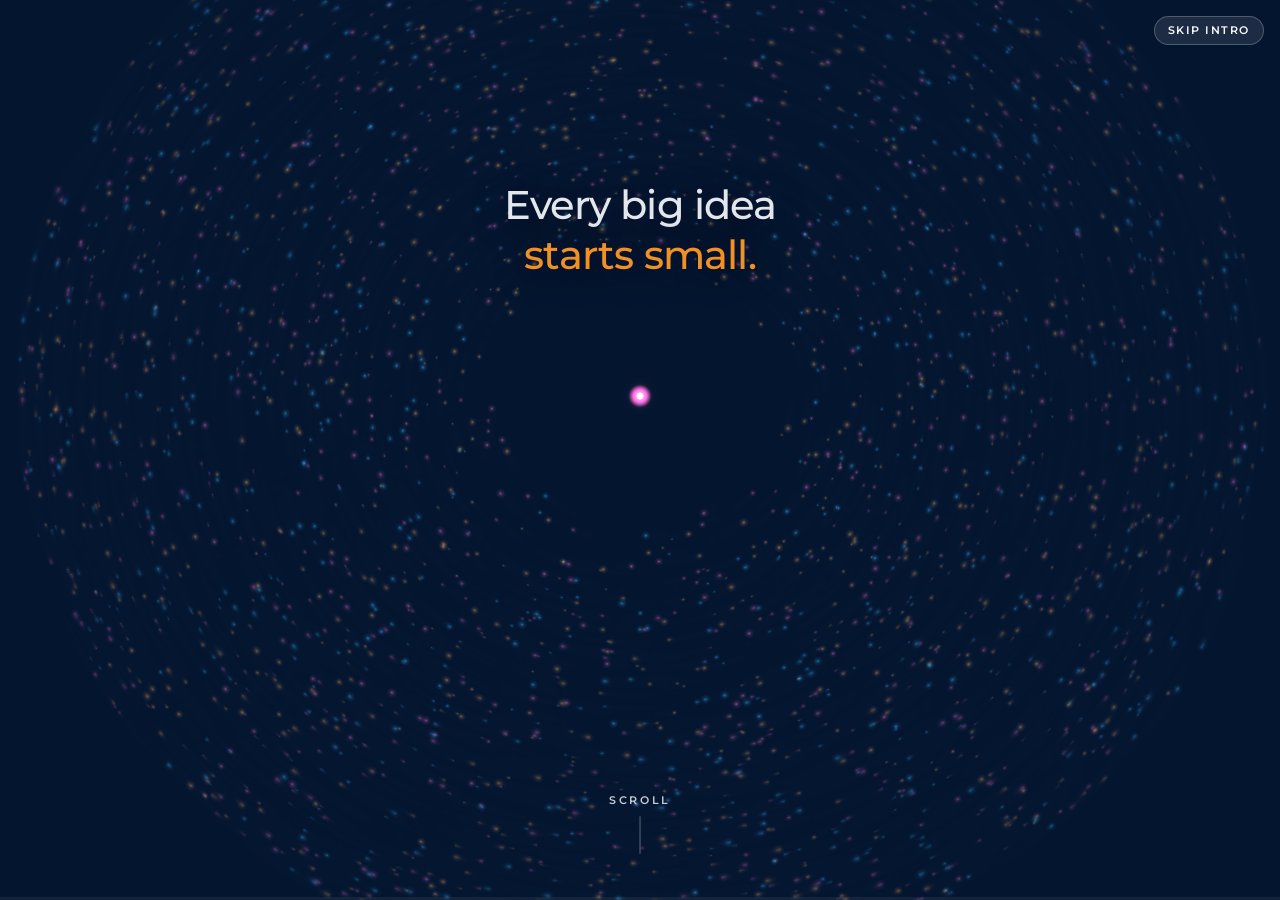
<file: index.html>
<!doctype html>
<html lang="en">
<head>
<meta charset="utf-8">
<meta name="viewport" content="width=device-width,initial-scale=1,viewport-fit=cover">
<meta name="theme-color" content="#081A35">
<title>MCG Credentials</title>
<link rel="preconnect" href="https://fonts.googleapis.com">
<link rel="preconnect" href="https://fonts.gstatic.com" crossorigin>
<link rel="stylesheet" href="https://fonts.googleapis.com/css2?family=Montserrat:wght@300;400;500;600;700&display=swap">
<link rel="stylesheet" href="styles.css?v=06f9bc8c">
<script>(function(){try{var h=location.hash;if((!h||h==='#'||h==='#1'||h==='#intro')&&!/nointro/.test(location.search)&&!(window.matchMedia&&matchMedia('(prefers-reduced-motion: reduce)').matches))document.documentElement.classList.add('intro')}catch(e){}})();</script>
<link rel="stylesheet" href="intro.css?v=98b8ef2d">
</head>
<body>
<div id="intro" tabindex="-1" data-logo="assets/logo_white.webp" aria-label="MCG intro">
  <canvas id="inCv" aria-hidden="true"></canvas>
  <div class="in-txt" id="inT0"><p class="in-s">Every big idea</p><p class="in-s">starts small.</p></div>
  <div class="in-txt" id="inT1"><p class="in-big">We think it.</p></div>
  <div class="in-txt" id="inT2"><p class="in-big">We make it.</p></div>
  <div class="in-txt" id="inT3"><p class="in-big">We grow it.</p><p class="in-stats">800+ brands · 22 years<br>Kuwait &amp; Beirut</p></div>
  <div class="in-txt" id="inT4"><p class="in-big">Welcome to <img class="lg" src="assets/logo_white.webp" alt="MCG"></p></div>
  <button class="in-skip" id="inSkip" type="button">Skip intro</button>
  <div class="in-hint" id="inHint"><span id="inHintTx">Scroll</span><i></i></div>
  <div class="in-bar"><i id="inBar"></i></div>
  <div class="in-track"></div>
  <div class="in-choose" id="inChoose" aria-hidden="true">
    <div class="ch-top"><img src="assets/logo_white.webp" alt="MCG"><p class="ch-k">Two divisions. One group.</p><p class="ch-h">Where would you like to start?</p></div>
    <div class="ch-tree" aria-hidden="true"><i></i></div>
    <div class="ch-cards">
      <button class="ch-card ag" id="chAgency" type="button"><span class="ch-n">01</span><b><img class="lg" src="assets/logo_white.webp" alt="MCG"> Agency</b><span class="ch-s">Marketing &amp; Communications</span><span class="ch-d">Brand, content, campaigns, media and events, for 800+ brands since 2004.</span><span class="ch-go">See our credentials <svg viewBox="0 0 24 24" fill="none" stroke="currentColor" stroke-width="2" aria-hidden="true"><path d="M4 12h15M13 6l6 6-6 6"/></svg></span></button>
      <a class="ch-card ai" id="chAI" href="ai.html"><span class="ch-n">02</span><b><img class="lg" src="assets/logo_white.webp" alt="MCG"> AI</b><span class="ch-s">Enterprise AI Transformation</span><span class="ch-d">AI consulting, AI as a service, enablement and an innovation lab. In collaboration with NeueCode.</span><span class="ch-go">Explore MCG AI <svg viewBox="0 0 24 24" fill="none" stroke="currentColor" stroke-width="2" aria-hidden="true"><path d="M4 12h15M13 6l6 6-6 6"/></svg></span></a>
    </div>
  </div>
</div>


<div id="vp">
<div id="stage" data-dir="fwd" aria-roledescription="carousel" aria-label="MCG credentials">
  <!-- 1 Cover -->
  <section class="slide s-cover is-active" data-id="hello" data-name="Hello">
    <img class="bg" src="assets/orbs1.webp" alt="">
    <div class="scrim"></div>
    <span class="float" style="left:820px;top:150px;width:22px;height:22px;background:var(--orange)"></span>
    <span class="float" style="left:900px;top:240px;width:14px;height:14px;background:var(--pink);animation-delay:-3s"></span>
    <span class="float" style="left:1010px;top:170px;width:10px;height:10px;background:var(--cyan);animation-delay:-6s"></span>
    <img class="logo rise" style="--d:0" src="assets/logo_white.webp" alt="MCG">
    <p class="eyebrow tag rise" style="--d:1">MCG Agency · Credentials 2026</p>
    <div class="pad">
      <p class="for rise" style="--d:1" id="forLine" hidden>Prepared for <b id="forName"></b></p>
      <p class="for rise" style="--d:1" id="focusLine" hidden>Focused on <b id="focusName"></b></p>
      <div class="kicker rise" style="--d:1"><span class="rule"></span><p class="eyebrow">MCG · Kuwait &amp; Beirut · Since 2004</p></div>
      <h1 class="h1 rise" style="--d:2">We think it.<br>We make it.<br>We grow it<span class="dots3" aria-hidden="true"><i></i><i></i><i></i></span></h1>
      <p class="lede rise" style="--d:3">Strategy, content, campaigns, events and AI films, all under one roof. For Honda, GMC, Kuwait Airways, Microsoft and 800+ more brands since 2004.</p>
      <div class="cbtns rise" style="--d:4"><button class="btn" data-go="1">Take the tour <svg viewBox="0 0 24 24" fill="none" stroke="currentColor" stroke-width="2" aria-hidden="true"><path d="M4 12h15M13 6l6 6-6 6"/></svg></button><a class="btn btn-ai" href="ai.html">Explore MCG AI <svg viewBox="0 0 24 24" fill="none" stroke="currentColor" stroke-width="2" aria-hidden="true"><path d="M4 12h15M13 6l6 6-6 6"/></svg></a></div>
    </div>
  </section>

  <!-- 2 Who -->
  <section class="slide s-who" data-id="who" data-name="Who we are">
    <div class="who">
      <div class="who-l">
        <div class="kicker rise" style="--d:0"><span class="rule"></span><p class="eyebrow">Who we are</p></div>
        <h2 class="h2 rise" style="--d:1">Twenty-two years of building brands in Kuwait.</h2>
        <p class="body rise" style="--d:2">We come up with the idea, make the content, run the campaign and show you what it did. We started as Media City in 2004, and we've been <b>profitable since day one</b>.</p>
        <div class="points rise" style="--d:3">
          <div><i style="--c:var(--cyan)"></i><b>Under one roof</b><span>Strategy, creative, production, media and AI, in one team.</span></div>
          <div><i style="--c:var(--pink)"></i><b>Long relationships</b><span>Ford Alghanim has worked with us for over a decade.</span></div>
          <div><i style="--c:var(--orange)"></i><b>AI-native</b><span>Our own AI tools, AI films and Kuwait's AI community.</span></div>
        </div>
      </div>
      <div class="who-r">
        <div class="counters">
          <div class="counter rise" style="--d:2;--c:var(--cyan)"><b data-count="22">22</b><span>years in the market</span></div>
          <div class="counter rise" style="--d:3;--c:var(--pink)"><b data-count="800" data-suffix="+">800+</b><span>clients served</span></div>
          <div class="counter rise" style="--d:4;--c:var(--orange)"><b data-count="30">30</b><span>people, all in-house</span></div>
          <div class="counter rise" style="--d:5;--c:var(--sky)"><b data-count="1" data-suffix="B+">1B+</b><span>impressions delivered</span></div>
        </div>
        <p class="small rise" style="--d:6">Al Hamra Tower, Kuwait · Beirut, Lebanon</p>
      </div>
    </div>
  </section>

  <!-- 3 Our story -->
  <section data-off="cut" class="slide s-story" data-id="story" data-name="Our story">
    <div class="pad">
      <div class="toprow">
        <div class="head">
          <div class="kicker rise" style="--d:0"><span class="rule"></span><p class="eyebrow">Our story</p></div>
          <h2 class="h2 rise" style="--d:1">From one office in 2004 to an AI-first agency.</h2>
        </div>
        <button class="hint rise replay" style="--d:2" id="stReplay"><i></i>Tap a moment, or watch it play</button>
      </div>
      <div class="st-detail rise" style="--d:3" aria-live="polite">
        <p class="st-big" id="stBig">2004</p>
        <div class="st-main"><p class="eyebrow" id="stEy">2004</p><h3 id="stHead"></h3><p class="body" id="stBody"></p></div>
      </div>
      <div class="st-chart rise" style="--d:4">
        <svg viewBox="0 0 1168 190" aria-hidden="true">
          <defs><linearGradient id="stFill" x1="0" y1="0" x2="0" y2="1"><stop offset="0" stop-color="#F29123" stop-opacity=".22"/><stop offset="1" stop-color="#F29123" stop-opacity="0"/></linearGradient></defs>
          <g id="stTicks"></g>
          <path id="stArea" d=""/>
          <path id="stBase" d=""/>
          <path id="stLit" d=""/>
          <path id="stNext" d=""/>
          <g id="stStorms"></g>
          <circle id="stRunner" r="8"/>
        </svg>
        <div class="st-stops" id="stStops"></div>
      </div>
    </div>
  </section>

  <!-- 6 Who we work with -->
  <section class="slide s-clients-grid" data-id="clients" data-name="Who we work with">
    <div class="pad">
      <div class="toprow">
        <div class="head">
          <div class="kicker rise" style="--d:0"><span class="rule"></span><p class="eyebrow">Who we work with</p></div>
          <h2 class="h2 rise" style="--d:1">Some of the 800+ brands that trust us.</h2>
        </div>
        <p class="hint rise" style="--d:2"><i></i>Tap a logo with a dot to see our work for them.</p>
      </div>
      <div class="sectors rise" style="--d:2" id="sectors" role="tablist" aria-label="Industries"></div>
      <div class="logowall rise" style="--d:3" id="logowall"></div>
      <button class="link wallmore" id="wallMore">Show all the brands <svg viewBox="0 0 24 24" fill="none" stroke="currentColor" stroke-width="2" aria-hidden="true"><path d="M4 12h15M13 6l6 6-6 6"/></svg></button>
    </div>
  </section>

  <!-- 6 How we think -->
  <section data-off="cut" class="slide s-think" data-id="think" data-name="How we work">
    <div class="pad">
      <div class="toprow">
        <div class="head">
          <div class="kicker rise" style="--d:0"><span class="rule"></span><p class="eyebrow">How we work</p></div>
          <h2 class="h2 rise" style="--d:1">Strategy first, always.</h2>
          <p class="lede rise" style="--d:2">Every project, big or small, goes through the same five simple steps.</p>
        </div>
        <button class="hint rise replay" style="--d:2" id="replay"><i></i>Tap a step, or watch it play</button>
      </div>
      <div class="steps rise" style="--d:3" id="steps"></div>
      <div class="steptrack rise" style="--d:4" aria-hidden="true"><i id="stepFill"></i></div>
    </div>
  </section>

  <!-- Our team: our leadership, side by side, and the in-house teams -->
  <section class="slide s-team" data-id="team" data-name="Our team">
    <div class="org">
      <div class="org-l">
        <div class="kicker rise" style="--d:0"><span class="rule"></span><p class="eyebrow">Our team</p></div>
        <h2 class="h2 rise" style="--d:1">The people behind the work.</h2>
        <p class="body rise" style="--d:2">Everything in this deck was made by our team of 30, in Kuwait and Beirut. Strategists, designers, writers, filmmakers, media buyers, event producers and AI specialists, all in-house. Our job is to give them the room to do their best work.</p>
        <div class="ostats rise" style="--d:3"><div><b>2004</b><span>founded</span></div><div><b>30</b><span>people</span></div><div><b>7</b><span>in-house teams</span></div><div><b>2</b><span>offices</span></div></div>
        <div class="olead rise" style="--d:4"><p class="og-l">Leadership</p><div class="olead-g"><figure class="op2"><img src="assets/team_ahmad.webp" alt="Ahmad Al Ajouz"><figcaption><b>Ahmad Al Ajouz</b><span>Chairman &amp; Founder</span></figcaption></figure><figure class="op2"><img src="assets/team_ali.webp" alt="Ali Al Ajouz"><figcaption><b>Ali Al Ajouz</b><span>Chief Executive Officer</span></figcaption></figure><figure class="op2"><img src="assets/team_hussein.webp" alt="Hussein Al Ajouz"><figcaption><b>Hussein Al Ajouz</b><span>Managing Director &amp; Business Development</span></figcaption></figure><figure class="op2"><img src="assets/team_mohamad.webp" alt="Mohamad Zouhairy"><figcaption><b>Mohamad Zouhairy</b><span>Business Director</span></figcaption></figure></div></div>
      </div>
      <div class="ochart rise" style="--d:2" id="oChart">
        <p class="og-l">Seven teams, all in-house</p>
        <div class="oteams" id="oDeps"></div>
      </div>
    </div>
  </section>

  <!-- What we do: the client picks what they want to see -->
  <section class="slide s-pick" data-id="services" data-name="What we do">
    <div class="pad">
      <div class="head">
        <div class="kicker rise" style="--d:0"><span class="rule"></span><p class="eyebrow">What we do · 10 services</p></div>
        <h2 class="h2 rise" style="--d:1">What would you like to see?</h2>
        <p class="lede rise" style="--d:2">Pick the services you care about, and we’ll shape the rest of this tour around them.</p>
      </div>
      <div class="ptiles rise" style="--d:3" id="ptiles" role="group" aria-label="Services"></div>
      <div class="pbar rise" style="--d:4">
        <button class="btn" id="pGo"><span id="pGoT">Show me everything</span> <svg viewBox="0 0 24 24" fill="none" stroke="currentColor" stroke-width="2" aria-hidden="true"><path d="M4 12h15M13 6l6 6-6 6"/></svg></button>
        <button class="pclear" id="pClear" hidden>Clear</button>
        <p class="small" id="pNote">Pick one or more. Or just press next to see everything.</p>
      </div>
    </div>
  </section>

  <!-- One slide per service, filled from SVD in the script. Hidden when the client picked other services. -->
  <section class="slide s-svx" data-id="svc-brand" data-svc="brand" data-name="Brand &amp; creative"></section>
  <section class="slide s-svx" data-id="svc-social" data-svc="social" data-name="Social media"></section>
  <section class="slide s-svx" data-id="svc-digital" data-svc="digital" data-name="Digital marketing"></section>
  <section class="slide s-svx" data-id="svc-media" data-svc="media" data-name="Media buying"></section>
  <section class="slide s-svx" data-id="svc-infl" data-svc="infl" data-name="Influencers"></section>
  <section class="slide s-svx" data-id="svc-film" data-svc="film" data-name="Film &amp; photo"></section>
  <section class="slide s-svx" data-id="svc-events" data-svc="events" data-name="Events &amp; launches"></section>
  <section class="slide s-svx" data-id="svc-mall" data-svc="mall" data-name="Mall activations &amp; booths"></section>
  <section class="slide s-svx" data-id="svc-podcast" data-svc="podcast" data-name="Podcasts"></section>

  <!-- Our AI department (always shown) -->
  <section class="slide s-aid" data-id="svc-ai" data-name="Our AI department">
    <div class="aid">
      <div class="aid-l">
        <div class="kicker rise" style="--d:0"><span class="rule"></span><p class="eyebrow" id="aidEy">What we do · Our AI department</p></div>
        <h2 class="h2 rise" style="--d:1">Our own AI department.</h2>
        <p class="lede rise" style="--d:2">AI images, AI films and hybrid shoots, made in-house by our own team of AI artists, editors and producers.</p>
        <div class="points rise" style="--d:3">
          <div><i style="--c:var(--pink)"></i><b>Big brands</b><span>Leading brands in Kuwait come to us directly.</span></div>
          <div><i style="--c:var(--cyan)"></i><b>Other agencies</b><span>Agencies bring us in to make their AI work.</span></div>
          <div><i style="--c:var(--orange)"></i><b>Real + AI</b><span>We film for real too, so we know where AI fits best.</span></div>
        </div>
        <div class="trust rise" style="--d:4"><p class="eyebrow">AI work for brands like</p><div class="row" id="aidLogos"></div></div>
        <button class="link rise" style="--d:5" data-go="work:@ai" id="aidAll">See all our AI work <svg viewBox="0 0 24 24" fill="none" stroke="currentColor" stroke-width="2" aria-hidden="true"><path d="M4 12h15M13 6l6 6-6 6"/></svg></button>
      </div>
      <div class="aid-r" id="aidTiles"></div>
    </div>
  </section>

  <!-- 11 AI -->
  <section class="slide s-ai" data-id="ai" data-svc="ai" data-name="AI + real shoots">
    <div class="ai">
      <div class="ai-l">
        <div class="kicker rise" style="--d:0"><span class="rule"></span><p class="eyebrow">Our AI department · Hybrid</p></div>
        <h2 class="h2 rise" style="--d:1">AI + real shoots.</h2>
        <p class="lede rise" style="--d:2">We film what must be real, then let AI build the world around it.</p>
        <p class="body rise" style="--d:3;font-size:14.5px">Bigger ideas, fewer shoot days, and a version for every platform. Six ways we do it. Pick a format:</p>
        <div class="tabs rise" style="--d:4" role="tablist" id="tabs"></div>
        <dl class="rows rise" style="--d:5" id="fRows">
          <div><dt>We shoot</dt><dd id="fShoot"></dd></div>
          <div><dt>AI builds</dt><dd id="fBuild"></dd></div>
          <div><dt>Great for</dt><dd id="fFor"></dd></div>
        </dl>
      </div>
      <div class="ai-r" id="fMedia">
        <img class="ph on" src="assets/f_time.webp" alt="A presenter walks through a Gulf courtyard; half today, half seventy years ago">
        <img class="ph" src="assets/f_place.webp" alt="A luxury SUV on a mirror-still salt flat under an enormous moon">
        <img class="ph" src="assets/f_product.webp" alt="Golden smoke from a perfume bottle forms a tiny desert with a caravan">
        <img class="ph" src="assets/f_scale.webp" alt="A lone athlete in a packed stadium at night">
        <img class="ph" src="assets/f_future.webp" alt="A family on an empty plot as their future villas appear">
        <img class="ph" src="assets/f_versions.webp" alt="Four versions of one campaign in a grid">
        <div class="ai-cap"><b id="fName">Time Shift</b><span>Visual made with AI</span></div>
      </div>
    </div>
  </section>

  <!-- Work: a paged grid, filtered by what the client picked -->
  <section class="slide s-work" data-id="work" data-name="Our work">
    <div class="pad">
      <div class="toprow">
        <div class="head">
          <div class="kicker rise" style="--d:0"><span class="rule"></span><p class="eyebrow">Our work</p></div>
          <h2 class="h2 rise" style="--d:1" id="wH">Work we're proud of.</h2>
        </div>
        <div class="work-side2 rise" style="--d:2"><p class="hint"><i></i><span id="wHint"></span></p></div>
      </div>
      <div class="wbar rise" style="--d:2">
        <div class="wtabs" id="wFilters" role="tablist" aria-label="Type of work"></div>
        <div class="spager">
          <button id="sPrev" aria-label="Previous projects"><svg viewBox="0 0 24 24" fill="none" stroke="currentColor" stroke-width="1.8" aria-hidden="true"><path d="M15 5l-7 7 7 7"/></svg></button>
          <span class="sbar"><i id="sBar"></i></span>
          <button id="sNext" aria-label="More projects"><svg viewBox="0 0 24 24" fill="none" stroke="currentColor" stroke-width="1.8" aria-hidden="true"><path d="M9 5l7 7-7 7"/></svg></button>
          <span id="sPos">1 / 1</span>
        </div>
      </div>
      <div class="strip rise" style="--d:3" id="strip"><div class="strack" id="wGrid"></div></div>
      <button class="link wmore" id="wMore">Show more <svg viewBox="0 0 24 24" fill="none" stroke="currentColor" stroke-width="2" aria-hidden="true"><path d="M4 12h15M13 6l6 6-6 6"/></svg></button>
    </div>
  </section>

  <!-- Featured case studies: five slots, refilled to match what the client picked -->
  <section class="slide s-case" data-id="case-honda" data-name="Case: Honda Alghanim" data-case="honda"><div class="proj"><div class="media"></div><div class="panel"></div></div></section>
  <section class="slide s-case" data-id="case-kac" data-name="Case: Kuwait Airways" data-case="kac"><div class="proj"><div class="media"></div><div class="panel"></div></div></section>
  <section class="slide s-case" data-id="case-baraka" data-name="Case: Baraka Dates" data-case="baraka"><div class="proj"><div class="media"></div><div class="panel"></div></div></section>

  <!-- Case studies index -->
  <section class="slide s-cases" data-id="cases" data-name="All case studies">
    <div class="work-head">
      <div class="head">
        <div class="kicker rise" style="--d:0"><span class="rule"></span><p class="eyebrow">Case studies</p></div>
        <h2 class="h2 rise" style="--d:1">Client stories, in depth.</h2>
      </div>
      <div class="work-side rise" style="--d:2">
        <p class="hint"><i></i><span><b id="cCount">19</b> clients. Tap one to open their story.</span></p>
      </div>
    </div>
    <div class="cgrid" id="cGrid"></div>
  </section>

  <!-- 12 Clients -->
  <section data-off="cut" class="slide s-clients" data-id="say" data-name="What clients say">
    <span class="bigq" aria-hidden="true">“</span>
    <div class="pad">
      <div class="head">
        <div class="kicker rise" style="--d:0"><span class="rule"></span><p class="eyebrow">In their words</p></div>
        <h2 class="h2 rise" style="--d:1">What clients say.</h2>
      </div>
      <div class="quotes rise" style="--d:2" aria-live="polite">
        <figure class="q on"><p>“MCG has been a game-changer for our automotive business. Their marketing expertise and innovative strategies have significantly boosted our brand visibility and sales.”</p><small>Automotive client</small></figure>
        <figure class="q"><p>“Their marketing brilliance has attracted more guests and increased bookings, driving our success to new heights.”</p><small>Hospitality client</small></figure>
        <figure class="q"><p>“We started seeing more customers come through our doors. The quick response to briefs and situations is very much appreciated.”</p><small>Food &amp; beverage client</small></figure>
      </div>
      <div class="cl-bottom rise" style="--d:3">
        <div class="qnav" id="qnav"></div>
      </div>
      <div class="marquee rise" style="--d:4" aria-label="Some of our clients">
        <div class="track" id="track"><img src="assets/lg_016.webp" alt="Honda Alghanim"><img src="assets/lg_015.webp" alt="Behbehani"><img src="assets/lg_017.webp" alt="Mashawi"><img src="assets/lg_018.webp" alt="Beyout Investment Group"><img src="assets/lg_019.webp" alt="KCB"><img src="assets/lg_021.webp" alt="Ali Alghanim &amp; Sons Automotive"><img src="assets/lg_022.webp" alt="Behbehani Prestige"><img src="assets/lg_023.webp" alt="CFMOTO"><img src="assets/lg_024.webp" alt="ZO"><img src="assets/lg_025.webp" alt="Behbehani Watch World"><img src="assets/lg_012.webp" alt="Commercial Facilities Co."><img src="assets/lg_014.webp" alt="Honda"></div>
      </div>
    </div>
  </section>

  <!-- 3 What do you need -->
  <section data-off="cut" class="slide s-need" data-id="need" data-name="What do you need?">
    <div class="pad">
      <div class="toprow">
        <div class="head">
          <div class="kicker rise" style="--d:0"><span class="rule"></span><p class="eyebrow">Your turn</p></div>
          <h2 class="h2 rise" style="--d:1">So, what do you need right now?</h2>
        </div>
        <p class="hint rise" style="--d:2"><i></i>Tap one. We'll show you how we'd help.</p>
      </div>
      <div class="need rise" style="--d:3">
        <div class="goals" id="goals"></div>
        <div class="answer" aria-live="polite">
          <p class="eyebrow">Here's how we'd help</p>
          <div class="ans-body" id="ansBody"></div>
        </div>
      </div>
    </div>
  </section>

  <!-- Just for fun: what can your budget do? -->
  <section data-off="cut" class="slide s-bud" data-id="budget" data-name="Bonus round">
    <div class="pad">
      <div class="toprow">
        <div class="head">
          <div class="kicker rise" style="--d:0"><span class="bbadge">Bonus round</span></div>
          <h2 class="h2 rise" style="--d:1">You made it. Here’s some imaginary money.</h2>
        </div>
      </div>
      <div class="bmain rise" style="--d:3">
        <div class="btext" aria-live="polite">
          <p class="bamt" id="bAmt">$0</p>
          <div class="bstage" id="bStage">
            <h3 id="bHead"></h3>
            <p class="bline" id="bLine"></p>
            <div class="bchips" id="bChips"></div>
            <p class="bfame">Who's heard of you: <b id="bFame"></b></p>
          </div>
        </div>
        <div class="bviz" id="bViz">
          <div class="bring"></div><div class="bring r2"></div>
          <div class="borbit" id="bOrbit"></div>
          <div class="bcore" id="bCore"><b>Your<br>brand</b></div>
          <div class="bconf" id="bConf"></div>
        </div>
      </div>
      <div class="bslide rise" style="--d:4">
        <div class="btrack" id="bTrack"><i class="bfill" id="bFill"></i><i class="bpulse"></i><div class="bticks" id="bTicks"></div><input type="range" id="bRange" min="0" max="900" step="1" value="0" aria-label="Budget"></div>
        <div class="blabels" id="bLabels"></div>
      </div>
      <p class="bnote rise" style="--d:5">Slide responsibly. No real money involved. Real numbers come with a real brief. <button class="link" data-go="contact">Let's talk about yours <svg viewBox="0 0 24 24" fill="none" stroke="currentColor" stroke-width="2" aria-hidden="true"><path d="M4 12h15M13 6l6 6-6 6"/></svg></button></p>
    </div>
  </section>

  <!-- Bonus round: ads we wish we'd made (text and links only, no other brands' images or logos) -->
  <section data-off="cut" class="slide s-fav" data-id="favs" data-name="Ads we wish we'd made">
    <div class="pad">
      <div class="head">
        <div class="kicker rise" style="--d:0"><span class="bbadge">Bonus round</span></div>
        <h2 class="h2 rise" style="--d:1">Ads we wish we’d made.</h2>
        <p class="lede rise" style="--d:2">The brands we look up to. Tap one to see why we love it, and what your brand can steal from it.</p>
      </div>
      <div class="favs rise" style="--d:3" id="favs"></div>
      <p class="bnote rise" style="--d:4">Your brand could be on a list like this one day. <button class="link" data-go="contact">Let’s make it happen <svg viewBox="0 0 24 24" fill="none" stroke="currentColor" stroke-width="2" aria-hidden="true"><path d="M4 12h15M13 6l6 6-6 6"/></svg></button></p>
    </div>
  </section>

  <!-- Bonus round: slide from 2004 to today and watch the team grow. Headcounts live in GROW (script). -->
  <section class="slide s-grow" data-id="grow" data-name="Watch us grow">
    <div class="pad">
      <div class="head">
        <div class="kicker rise" style="--d:0"><span class="bbadge">Bonus round</span></div>
        <h2 class="h2 rise" style="--d:1">Watch us grow up.</h2>
        <p class="lede rise" style="--d:2">Drag the slider from 2004 to today (and a little beyond) and watch the team fill the room.</p>
      </div>
      <div class="gmain rise" style="--d:3">
        <div class="gtext" aria-live="polite">
          <p class="gyear" id="gYear">2004</p>
          <p class="gcount"><b id="gNum">1</b> <span id="gWord">person</span></p>
          <div class="gcap" id="gCap"><h3 id="gHead"></h3><p id="gLine"></p><div class="bchips" id="gChips"></div></div>
        </div>
        <div class="gcrowd" id="gCrowd"><div class="gspot"></div><div class="gfloor"></div><div class="gconf" id="gConf"></div></div>
      </div>
      <div class="bslide rise" style="--d:4">
        <div class="btrack gtrack"><i class="bfill" id="gFill"></i><i class="bpulse"></i><div class="bticks" id="gTicks"></div><input type="range" id="gRange" min="2004" max="2027" step="0.01" value="2004" aria-label="Year"></div>
        <div class="blabels" id="gLabels"></div>
      </div>
      <p class="bnote rise" style="--d:5">Every one of them works in-house, in Kuwait and Beirut. <button class="link" data-go="contact">Come meet them <svg viewBox="0 0 24 24" fill="none" stroke="currentColor" stroke-width="2" aria-hidden="true"><path d="M4 12h15M13 6l6 6-6 6"/></svg></button></p>
    </div>
  </section>

  <!-- 13 Contact -->
  <section class="slide s-contact" data-id="contact" data-name="Let's talk">
    <img class="bg" src="assets/orbs1.webp" alt="">
    <div class="scrim"></div>
    <div class="contact">
      <div class="contact-l">
        <img class="logo rise" style="--d:0" src="assets/logo_white.webp" alt="MCG">
        <h2 class="h2 rise" style="--d:1">Let's build what's next<span class="dots3" aria-hidden="true"><i></i><i></i><i></i></span></h2>
        <p class="lede rise" style="--d:2">Send us the brief. We'll come back with ideas you can see.</p>
        <dl class="clist rise" style="--d:3">
          <dt>Web</dt><dd><a href="https://www.mcgmasters.com" target="_blank" rel="noopener">mcgmasters.com</a></dd>
          <dt>Email</dt><dd>info@mcgmasters.com</dd>
          <dt>Phone</dt><dd>+965 2220 2220</dd>
          <dt>Instagram</dt><dd><a href="https://www.instagram.com/mcgroupkw/" target="_blank" rel="noopener">@mcgroupkw</a></dd>
          <dt>Offices</dt><dd>Al Hamra Tower, Floor 18, Kuwait · Yarzeh, Baabda, Lebanon</dd>
        </dl>
        <div class="qrs rise" style="--d:4">
          <figure><a href="https://calendly.com/husseinajouz/30min" target="_blank" rel="noopener" aria-label="Book a call"><svg class="qr" viewBox="0 0 33 33" shape-rendering="crispEdges" role="img" aria-label="QR code: https://calendly.com/husseinajouz/30min"><rect width="33" height="33" fill="#fff"/><path d="M2,2h1v1h-1zM3,2h1v1h-1zM4,2h1v1h-1zM5,2h1v1h-1zM6,2h1v1h-1zM7,2h1v1h-1zM8,2h1v1h-1zM12,2h1v1h-1zM14,2h1v1h-1zM15,2h1v1h-1zM16,2h1v1h-1zM17,2h1v1h-1zM21,2h1v1h-1zM24,2h1v1h-1zM25,2h1v1h-1zM26,2h1v1h-1zM27,2h1v1h-1zM28,2h1v1h-1zM29,2h1v1h-1zM30,2h1v1h-1zM2,3h1v1h-1zM8,3h1v1h-1zM10,3h1v1h-1zM11,3h1v1h-1zM12,3h1v1h-1zM15,3h1v1h-1zM16,3h1v1h-1zM17,3h1v1h-1zM19,3h1v1h-1zM20,3h1v1h-1zM21,3h1v1h-1zM24,3h1v1h-1zM30,3h1v1h-1zM2,4h1v1h-1zM4,4h1v1h-1zM5,4h1v1h-1zM6,4h1v1h-1zM8,4h1v1h-1zM11,4h1v1h-1zM12,4h1v1h-1zM13,4h1v1h-1zM14,4h1v1h-1zM18,4h1v1h-1zM22,4h1v1h-1zM24,4h1v1h-1zM26,4h1v1h-1zM27,4h1v1h-1zM28,4h1v1h-1zM30,4h1v1h-1zM2,5h1v1h-1zM4,5h1v1h-1zM5,5h1v1h-1zM6,5h1v1h-1zM8,5h1v1h-1zM11,5h1v1h-1zM16,5h1v1h-1zM17,5h1v1h-1zM18,5h1v1h-1zM20,5h1v1h-1zM24,5h1v1h-1zM26,5h1v1h-1zM27,5h1v1h-1zM28,5h1v1h-1zM30,5h1v1h-1zM2,6h1v1h-1zM4,6h1v1h-1zM5,6h1v1h-1zM6,6h1v1h-1zM8,6h1v1h-1zM10,6h1v1h-1zM11,6h1v1h-1zM13,6h1v1h-1zM14,6h1v1h-1zM15,6h1v1h-1zM16,6h1v1h-1zM17,6h1v1h-1zM18,6h1v1h-1zM21,6h1v1h-1zM24,6h1v1h-1zM26,6h1v1h-1zM27,6h1v1h-1zM28,6h1v1h-1zM30,6h1v1h-1zM2,7h1v1h-1zM8,7h1v1h-1zM11,7h1v1h-1zM12,7h1v1h-1zM13,7h1v1h-1zM14,7h1v1h-1zM15,7h1v1h-1zM17,7h1v1h-1zM18,7h1v1h-1zM21,7h1v1h-1zM22,7h1v1h-1zM24,7h1v1h-1zM30,7h1v1h-1zM2,8h1v1h-1zM3,8h1v1h-1zM4,8h1v1h-1zM5,8h1v1h-1zM6,8h1v1h-1zM7,8h1v1h-1zM8,8h1v1h-1zM10,8h1v1h-1zM12,8h1v1h-1zM14,8h1v1h-1zM16,8h1v1h-1zM18,8h1v1h-1zM20,8h1v1h-1zM22,8h1v1h-1zM24,8h1v1h-1zM25,8h1v1h-1zM26,8h1v1h-1zM27,8h1v1h-1zM28,8h1v1h-1zM29,8h1v1h-1zM30,8h1v1h-1zM11,9h1v1h-1zM14,9h1v1h-1zM15,9h1v1h-1zM16,9h1v1h-1zM19,9h1v1h-1zM20,9h1v1h-1zM22,9h1v1h-1zM2,10h1v1h-1zM4,10h1v1h-1zM6,10h1v1h-1zM8,10h1v1h-1zM11,10h1v1h-1zM12,10h1v1h-1zM15,10h1v1h-1zM19,10h1v1h-1zM21,10h1v1h-1zM22,10h1v1h-1zM26,10h1v1h-1zM29,10h1v1h-1zM3,11h1v1h-1zM4,11h1v1h-1zM7,11h1v1h-1zM10,11h1v1h-1zM12,11h1v1h-1zM19,11h1v1h-1zM20,11h1v1h-1zM23,11h1v1h-1zM24,11h1v1h-1zM27,11h1v1h-1zM30,11h1v1h-1zM2,12h1v1h-1zM3,12h1v1h-1zM5,12h1v1h-1zM6,12h1v1h-1zM7,12h1v1h-1zM8,12h1v1h-1zM10,12h1v1h-1zM15,12h1v1h-1zM19,12h1v1h-1zM20,12h1v1h-1zM23,12h1v1h-1zM25,12h1v1h-1zM26,12h1v1h-1zM28,12h1v1h-1zM29,12h1v1h-1zM30,12h1v1h-1zM2,13h1v1h-1zM3,13h1v1h-1zM5,13h1v1h-1zM10,13h1v1h-1zM11,13h1v1h-1zM13,13h1v1h-1zM14,13h1v1h-1zM15,13h1v1h-1zM18,13h1v1h-1zM19,13h1v1h-1zM20,13h1v1h-1zM21,13h1v1h-1zM22,13h1v1h-1zM23,13h1v1h-1zM24,13h1v1h-1zM29,13h1v1h-1zM4,14h1v1h-1zM7,14h1v1h-1zM8,14h1v1h-1zM10,14h1v1h-1zM16,14h1v1h-1zM17,14h1v1h-1zM18,14h1v1h-1zM19,14h1v1h-1zM21,14h1v1h-1zM22,14h1v1h-1zM23,14h1v1h-1zM24,14h1v1h-1zM27,14h1v1h-1zM29,14h1v1h-1zM30,14h1v1h-1zM10,15h1v1h-1zM11,15h1v1h-1zM14,15h1v1h-1zM19,15h1v1h-1zM22,15h1v1h-1zM23,15h1v1h-1zM24,15h1v1h-1zM27,15h1v1h-1zM30,15h1v1h-1zM5,16h1v1h-1zM7,16h1v1h-1zM8,16h1v1h-1zM9,16h1v1h-1zM11,16h1v1h-1zM12,16h1v1h-1zM15,16h1v1h-1zM18,16h1v1h-1zM23,16h1v1h-1zM24,16h1v1h-1zM26,16h1v1h-1zM27,16h1v1h-1zM29,16h1v1h-1zM30,16h1v1h-1zM3,17h1v1h-1zM6,17h1v1h-1zM7,17h1v1h-1zM9,17h1v1h-1zM10,17h1v1h-1zM19,17h1v1h-1zM20,17h1v1h-1zM22,17h1v1h-1zM23,17h1v1h-1zM26,17h1v1h-1zM27,17h1v1h-1zM29,17h1v1h-1zM2,18h1v1h-1zM4,18h1v1h-1zM7,18h1v1h-1zM8,18h1v1h-1zM9,18h1v1h-1zM11,18h1v1h-1zM14,18h1v1h-1zM17,18h1v1h-1zM19,18h1v1h-1zM21,18h1v1h-1zM22,18h1v1h-1zM23,18h1v1h-1zM24,18h1v1h-1zM27,18h1v1h-1zM29,18h1v1h-1zM30,18h1v1h-1zM5,19h1v1h-1zM7,19h1v1h-1zM9,19h1v1h-1zM10,19h1v1h-1zM12,19h1v1h-1zM13,19h1v1h-1zM14,19h1v1h-1zM15,19h1v1h-1zM18,19h1v1h-1zM22,19h1v1h-1zM23,19h1v1h-1zM24,19h1v1h-1zM27,19h1v1h-1zM28,19h1v1h-1zM30,19h1v1h-1zM2,20h1v1h-1zM5,20h1v1h-1zM6,20h1v1h-1zM7,20h1v1h-1zM8,20h1v1h-1zM9,20h1v1h-1zM11,20h1v1h-1zM12,20h1v1h-1zM13,20h1v1h-1zM16,20h1v1h-1zM20,20h1v1h-1zM23,20h1v1h-1zM25,20h1v1h-1zM26,20h1v1h-1zM29,20h1v1h-1zM30,20h1v1h-1zM3,21h1v1h-1zM4,21h1v1h-1zM5,21h1v1h-1zM6,21h1v1h-1zM7,21h1v1h-1zM10,21h1v1h-1zM11,21h1v1h-1zM13,21h1v1h-1zM15,21h1v1h-1zM16,21h1v1h-1zM17,21h1v1h-1zM18,21h1v1h-1zM19,21h1v1h-1zM20,21h1v1h-1zM23,21h1v1h-1zM25,21h1v1h-1zM27,21h1v1h-1zM29,21h1v1h-1zM2,22h1v1h-1zM4,22h1v1h-1zM5,22h1v1h-1zM6,22h1v1h-1zM8,22h1v1h-1zM9,22h1v1h-1zM11,22h1v1h-1zM16,22h1v1h-1zM19,22h1v1h-1zM22,22h1v1h-1zM23,22h1v1h-1zM24,22h1v1h-1zM25,22h1v1h-1zM26,22h1v1h-1zM10,23h1v1h-1zM11,23h1v1h-1zM13,23h1v1h-1zM16,23h1v1h-1zM18,23h1v1h-1zM21,23h1v1h-1zM22,23h1v1h-1zM26,23h1v1h-1zM28,23h1v1h-1zM29,23h1v1h-1zM30,23h1v1h-1zM2,24h1v1h-1zM3,24h1v1h-1zM4,24h1v1h-1zM5,24h1v1h-1zM6,24h1v1h-1zM7,24h1v1h-1zM8,24h1v1h-1zM13,24h1v1h-1zM14,24h1v1h-1zM15,24h1v1h-1zM19,24h1v1h-1zM21,24h1v1h-1zM22,24h1v1h-1zM24,24h1v1h-1zM26,24h1v1h-1zM27,24h1v1h-1zM29,24h1v1h-1zM30,24h1v1h-1zM2,25h1v1h-1zM8,25h1v1h-1zM12,25h1v1h-1zM14,25h1v1h-1zM18,25h1v1h-1zM19,25h1v1h-1zM22,25h1v1h-1zM26,25h1v1h-1zM27,25h1v1h-1zM30,25h1v1h-1zM2,26h1v1h-1zM4,26h1v1h-1zM5,26h1v1h-1zM6,26h1v1h-1zM8,26h1v1h-1zM10,26h1v1h-1zM11,26h1v1h-1zM12,26h1v1h-1zM14,26h1v1h-1zM17,26h1v1h-1zM18,26h1v1h-1zM19,26h1v1h-1zM22,26h1v1h-1zM23,26h1v1h-1zM24,26h1v1h-1zM25,26h1v1h-1zM26,26h1v1h-1zM29,26h1v1h-1zM30,26h1v1h-1zM2,27h1v1h-1zM4,27h1v1h-1zM5,27h1v1h-1zM6,27h1v1h-1zM8,27h1v1h-1zM14,27h1v1h-1zM15,27h1v1h-1zM18,27h1v1h-1zM19,27h1v1h-1zM21,27h1v1h-1zM22,27h1v1h-1zM25,27h1v1h-1zM26,27h1v1h-1zM28,27h1v1h-1zM29,27h1v1h-1zM30,27h1v1h-1zM2,28h1v1h-1zM4,28h1v1h-1zM5,28h1v1h-1zM6,28h1v1h-1zM8,28h1v1h-1zM10,28h1v1h-1zM11,28h1v1h-1zM14,28h1v1h-1zM18,28h1v1h-1zM20,28h1v1h-1zM21,28h1v1h-1zM23,28h1v1h-1zM25,28h1v1h-1zM26,28h1v1h-1zM27,28h1v1h-1zM30,28h1v1h-1zM2,29h1v1h-1zM8,29h1v1h-1zM12,29h1v1h-1zM13,29h1v1h-1zM16,29h1v1h-1zM19,29h1v1h-1zM20,29h1v1h-1zM21,29h1v1h-1zM22,29h1v1h-1zM23,29h1v1h-1zM24,29h1v1h-1zM26,29h1v1h-1zM29,29h1v1h-1zM2,30h1v1h-1zM3,30h1v1h-1zM4,30h1v1h-1zM5,30h1v1h-1zM6,30h1v1h-1zM7,30h1v1h-1zM8,30h1v1h-1zM10,30h1v1h-1zM12,30h1v1h-1zM13,30h1v1h-1zM14,30h1v1h-1zM16,30h1v1h-1zM17,30h1v1h-1zM18,30h1v1h-1zM19,30h1v1h-1zM22,30h1v1h-1zM23,30h1v1h-1zM24,30h1v1h-1zM26,30h1v1h-1zM29,30h1v1h-1zM30,30h1v1h-1z" fill="#144074"/></svg></a><figcaption>Book a call</figcaption></figure>
          <figure><a href="https://www.mcgmasters.com" target="_blank" rel="noopener" aria-label="Visit mcgmasters.com"><svg class="qr" viewBox="0 0 29 29" shape-rendering="crispEdges" role="img" aria-label="QR code: https://www.mcgmasters.com"><rect width="29" height="29" fill="#fff"/><path d="M2,2h1v1h-1zM3,2h1v1h-1zM4,2h1v1h-1zM5,2h1v1h-1zM6,2h1v1h-1zM7,2h1v1h-1zM8,2h1v1h-1zM10,2h1v1h-1zM11,2h1v1h-1zM12,2h1v1h-1zM13,2h1v1h-1zM14,2h1v1h-1zM15,2h1v1h-1zM20,2h1v1h-1zM21,2h1v1h-1zM22,2h1v1h-1zM23,2h1v1h-1zM24,2h1v1h-1zM25,2h1v1h-1zM26,2h1v1h-1zM2,3h1v1h-1zM8,3h1v1h-1zM10,3h1v1h-1zM11,3h1v1h-1zM12,3h1v1h-1zM16,3h1v1h-1zM18,3h1v1h-1zM20,3h1v1h-1zM26,3h1v1h-1zM2,4h1v1h-1zM4,4h1v1h-1zM5,4h1v1h-1zM6,4h1v1h-1zM8,4h1v1h-1zM10,4h1v1h-1zM11,4h1v1h-1zM13,4h1v1h-1zM15,4h1v1h-1zM16,4h1v1h-1zM17,4h1v1h-1zM18,4h1v1h-1zM20,4h1v1h-1zM22,4h1v1h-1zM23,4h1v1h-1zM24,4h1v1h-1zM26,4h1v1h-1zM2,5h1v1h-1zM4,5h1v1h-1zM5,5h1v1h-1zM6,5h1v1h-1zM8,5h1v1h-1zM12,5h1v1h-1zM14,5h1v1h-1zM15,5h1v1h-1zM18,5h1v1h-1zM20,5h1v1h-1zM22,5h1v1h-1zM23,5h1v1h-1zM24,5h1v1h-1zM26,5h1v1h-1zM2,6h1v1h-1zM4,6h1v1h-1zM5,6h1v1h-1zM6,6h1v1h-1zM8,6h1v1h-1zM10,6h1v1h-1zM12,6h1v1h-1zM13,6h1v1h-1zM18,6h1v1h-1zM20,6h1v1h-1zM22,6h1v1h-1zM23,6h1v1h-1zM24,6h1v1h-1zM26,6h1v1h-1zM2,7h1v1h-1zM8,7h1v1h-1zM11,7h1v1h-1zM13,7h1v1h-1zM14,7h1v1h-1zM16,7h1v1h-1zM20,7h1v1h-1zM26,7h1v1h-1zM2,8h1v1h-1zM3,8h1v1h-1zM4,8h1v1h-1zM5,8h1v1h-1zM6,8h1v1h-1zM7,8h1v1h-1zM8,8h1v1h-1zM10,8h1v1h-1zM12,8h1v1h-1zM14,8h1v1h-1zM16,8h1v1h-1zM18,8h1v1h-1zM20,8h1v1h-1zM21,8h1v1h-1zM22,8h1v1h-1zM23,8h1v1h-1zM24,8h1v1h-1zM25,8h1v1h-1zM26,8h1v1h-1zM13,9h1v1h-1zM14,9h1v1h-1zM15,9h1v1h-1zM16,9h1v1h-1zM18,9h1v1h-1zM2,10h1v1h-1zM5,10h1v1h-1zM6,10h1v1h-1zM7,10h1v1h-1zM8,10h1v1h-1zM9,10h1v1h-1zM10,10h1v1h-1zM12,10h1v1h-1zM16,10h1v1h-1zM18,10h1v1h-1zM19,10h1v1h-1zM22,10h1v1h-1zM24,10h1v1h-1zM25,10h1v1h-1zM26,10h1v1h-1zM2,11h1v1h-1zM5,11h1v1h-1zM6,11h1v1h-1zM7,11h1v1h-1zM9,11h1v1h-1zM11,11h1v1h-1zM16,11h1v1h-1zM17,11h1v1h-1zM19,11h1v1h-1zM21,11h1v1h-1zM22,11h1v1h-1zM23,11h1v1h-1zM24,11h1v1h-1zM25,11h1v1h-1zM4,12h1v1h-1zM5,12h1v1h-1zM6,12h1v1h-1zM7,12h1v1h-1zM8,12h1v1h-1zM9,12h1v1h-1zM12,12h1v1h-1zM13,12h1v1h-1zM17,12h1v1h-1zM18,12h1v1h-1zM20,12h1v1h-1zM21,12h1v1h-1zM23,12h1v1h-1zM26,12h1v1h-1zM3,13h1v1h-1zM6,13h1v1h-1zM9,13h1v1h-1zM11,13h1v1h-1zM13,13h1v1h-1zM16,13h1v1h-1zM17,13h1v1h-1zM21,13h1v1h-1zM23,13h1v1h-1zM24,13h1v1h-1zM25,13h1v1h-1zM26,13h1v1h-1zM4,14h1v1h-1zM5,14h1v1h-1zM7,14h1v1h-1zM8,14h1v1h-1zM9,14h1v1h-1zM10,14h1v1h-1zM11,14h1v1h-1zM12,14h1v1h-1zM13,14h1v1h-1zM14,14h1v1h-1zM17,14h1v1h-1zM18,14h1v1h-1zM20,14h1v1h-1zM26,14h1v1h-1zM2,15h1v1h-1zM3,15h1v1h-1zM4,15h1v1h-1zM5,15h1v1h-1zM6,15h1v1h-1zM7,15h1v1h-1zM14,15h1v1h-1zM15,15h1v1h-1zM17,15h1v1h-1zM18,15h1v1h-1zM19,15h1v1h-1zM22,15h1v1h-1zM25,15h1v1h-1zM2,16h1v1h-1zM3,16h1v1h-1zM4,16h1v1h-1zM5,16h1v1h-1zM6,16h1v1h-1zM8,16h1v1h-1zM17,16h1v1h-1zM19,16h1v1h-1zM20,16h1v1h-1zM22,16h1v1h-1zM23,16h1v1h-1zM24,16h1v1h-1zM25,16h1v1h-1zM26,16h1v1h-1zM2,17h1v1h-1zM11,17h1v1h-1zM12,17h1v1h-1zM16,17h1v1h-1zM17,17h1v1h-1zM18,17h1v1h-1zM19,17h1v1h-1zM21,17h1v1h-1zM23,17h1v1h-1zM24,17h1v1h-1zM26,17h1v1h-1zM2,18h1v1h-1zM4,18h1v1h-1zM5,18h1v1h-1zM6,18h1v1h-1zM8,18h1v1h-1zM9,18h1v1h-1zM10,18h1v1h-1zM11,18h1v1h-1zM12,18h1v1h-1zM14,18h1v1h-1zM15,18h1v1h-1zM17,18h1v1h-1zM18,18h1v1h-1zM19,18h1v1h-1zM20,18h1v1h-1zM21,18h1v1h-1zM22,18h1v1h-1zM24,18h1v1h-1zM25,18h1v1h-1zM10,19h1v1h-1zM12,19h1v1h-1zM16,19h1v1h-1zM18,19h1v1h-1zM22,19h1v1h-1zM24,19h1v1h-1zM25,19h1v1h-1zM2,20h1v1h-1zM3,20h1v1h-1zM4,20h1v1h-1zM5,20h1v1h-1zM6,20h1v1h-1zM7,20h1v1h-1zM8,20h1v1h-1zM10,20h1v1h-1zM11,20h1v1h-1zM12,20h1v1h-1zM13,20h1v1h-1zM16,20h1v1h-1zM18,20h1v1h-1zM20,20h1v1h-1zM22,20h1v1h-1zM26,20h1v1h-1zM2,21h1v1h-1zM8,21h1v1h-1zM10,21h1v1h-1zM11,21h1v1h-1zM12,21h1v1h-1zM13,21h1v1h-1zM15,21h1v1h-1zM17,21h1v1h-1zM18,21h1v1h-1zM22,21h1v1h-1zM2,22h1v1h-1zM4,22h1v1h-1zM5,22h1v1h-1zM6,22h1v1h-1zM8,22h1v1h-1zM10,22h1v1h-1zM11,22h1v1h-1zM12,22h1v1h-1zM13,22h1v1h-1zM14,22h1v1h-1zM17,22h1v1h-1zM18,22h1v1h-1zM19,22h1v1h-1zM20,22h1v1h-1zM21,22h1v1h-1zM22,22h1v1h-1zM2,23h1v1h-1zM4,23h1v1h-1zM5,23h1v1h-1zM6,23h1v1h-1zM8,23h1v1h-1zM10,23h1v1h-1zM11,23h1v1h-1zM12,23h1v1h-1zM13,23h1v1h-1zM15,23h1v1h-1zM16,23h1v1h-1zM17,23h1v1h-1zM18,23h1v1h-1zM20,23h1v1h-1zM25,23h1v1h-1zM26,23h1v1h-1zM2,24h1v1h-1zM4,24h1v1h-1zM5,24h1v1h-1zM6,24h1v1h-1zM8,24h1v1h-1zM13,24h1v1h-1zM15,24h1v1h-1zM18,24h1v1h-1zM19,24h1v1h-1zM22,24h1v1h-1zM23,24h1v1h-1zM24,24h1v1h-1zM25,24h1v1h-1zM26,24h1v1h-1zM2,25h1v1h-1zM8,25h1v1h-1zM14,25h1v1h-1zM21,25h1v1h-1zM22,25h1v1h-1zM24,25h1v1h-1zM25,25h1v1h-1zM26,25h1v1h-1zM2,26h1v1h-1zM3,26h1v1h-1zM4,26h1v1h-1zM5,26h1v1h-1zM6,26h1v1h-1zM7,26h1v1h-1zM8,26h1v1h-1zM10,26h1v1h-1zM12,26h1v1h-1zM13,26h1v1h-1zM14,26h1v1h-1zM18,26h1v1h-1zM19,26h1v1h-1zM23,26h1v1h-1zM26,26h1v1h-1z" fill="#144074"/></svg></a><figcaption>Visit our site</figcaption></figure>
        </div>
      </div>
      <aside class="ps rise" style="--d:3">
        <p class="eyebrow">P.S.</p>
        <h3>Liked this tour? We build them for brands too.</h3>
        <p>Company profiles, catalogues and menus that people actually enjoy opening, on any screen.</p>
        <a class="btn" href="https://calendly.com/husseinajouz/30min" target="_blank" rel="noopener">Ask us about it <svg viewBox="0 0 24 24" fill="none" stroke="currentColor" stroke-width="2" aria-hidden="true"><path d="M4 12h15M13 6l6 6-6 6"/></svg></a>
      </aside>
    </div>
  </section>

  <!-- nav -->
  <nav class="pill" aria-label="Navigation">
    <button id="prev" aria-label="Previous"><svg viewBox="0 0 24 24" fill="none" stroke="currentColor" stroke-width="1.8" aria-hidden="true"><path d="M15 5l-7 7 7 7"/></svg></button>
    <div class="navdots" id="dots"></div>
    <span class="sep"></span>
    <button id="fs" aria-label="Full screen"><svg viewBox="0 0 24 24" fill="none" stroke="currentColor" stroke-width="1.6" aria-hidden="true"><path d="M4 9V4h5M20 9V4h-5M4 15v5h5M20 15v5h-5"/></svg></button>
    <button id="menuBtn" aria-label="All slides" aria-expanded="false"><svg viewBox="0 0 24 24" fill="none" stroke="currentColor" stroke-width="1.6" aria-hidden="true"><path d="M5 7h14M5 12h14M5 17h14"/></svg></button>
    <button id="next" aria-label="Next"><svg viewBox="0 0 24 24" fill="none" stroke="currentColor" stroke-width="1.8" aria-hidden="true"><path d="M9 5l7 7-7 7"/></svg></button>
  </nav>
  <div class="menu" id="menu"><ol id="menuList"></ol></div>

  <div class="lb" id="lb" role="dialog" aria-modal="true" aria-label="Project">
    <div class="lb-card">
      <div class="lb-media" id="lbMedia"><div class="lb-thumbs" id="lbThumbs"></div></div>
      <div class="lb-info">
        <p class="eyebrow" id="lbCat"></p>
        <h3 id="lbClient"></h3>
        <p class="lede" id="lbTitle"></p>
        <p class="body" id="lbDesc"></p>
        <div class="results" id="lbRes"></div>
        <div class="lb-actions" id="lbAct"></div>
        <div class="lb-nav">
          <button id="lbPrev" aria-label="Previous project"><svg viewBox="0 0 24 24" fill="none" stroke="currentColor" stroke-width="1.8" aria-hidden="true"><path d="M15 5l-7 7 7 7"/></svg></button>
          <span id="lbPos">1 / 25</span>
          <button id="lbNext" aria-label="Next project"><svg viewBox="0 0 24 24" fill="none" stroke="currentColor" stroke-width="1.8" aria-hidden="true"><path d="M9 5l7 7-7 7"/></svg></button>
        </div>
      </div>
    </div>
    <button class="close" data-close aria-label="Close"><svg viewBox="0 0 24 24" fill="none" stroke="currentColor" stroke-width="2" aria-hidden="true"><path d="M6 6l12 12M18 6L6 18"/></svg></button>
  </div>
  <div class="cv" id="cv" role="dialog" aria-modal="true" aria-label="Case study">
    <div class="proj">
      <div class="media" id="cvMedia"></div>
      <div class="panel cv-panel" id="cvPanel">
        <div class="p-top"><span class="cv-logo" id="cvLogo"></span><p class="eyebrow" id="cvEy"></p></div>
        <h2 class="h2" id="cvH"></h2>
        <div class="cstep"><p class="eyebrow">The brief</p><p class="body" id="cvP"></p></div>
        <div class="cv-did"><p class="eyebrow">What we did</p><ul id="cvDid"></ul></div>
        <div class="cstep" id="cvResW"><p class="eyebrow">The result</p><div class="results" id="cvRes"></div></div>
        <div class="cv-watch" id="cvWatch"></div>
        <div class="cv-nav">
          <button id="cvPrev" aria-label="Previous case study"><svg viewBox="0 0 24 24" fill="none" stroke="currentColor" stroke-width="1.8" aria-hidden="true"><path d="M15 5l-7 7 7 7"/></svg></button>
          <span id="cvPos"></span>
          <button id="cvNext" aria-label="Next case study"><svg viewBox="0 0 24 24" fill="none" stroke="currentColor" stroke-width="1.8" aria-hidden="true"><path d="M9 5l7 7-7 7"/></svg></button>
          <button class="cv-all" id="cvAll">All case studies</button>
        </div>
      </div>
    </div>
    <button class="close" data-close aria-label="Close"><svg viewBox="0 0 24 24" fill="none" stroke="currentColor" stroke-width="2" aria-hidden="true"><path d="M6 6l12 12M18 6L6 18"/></svg></button>
  </div>
</div>
</div>

<a class="fcta" href="https://calendly.com/husseinajouz/30min" target="_blank" rel="noopener">Book a call <svg viewBox="0 0 24 24" fill="none" stroke="currentColor" stroke-width="2" aria-hidden="true"><path d="M4 12h15M13 6l6 6-6 6"/></svg></a>
<div class="turn" id="turn" role="status"><div>
  <svg viewBox="0 0 64 64" fill="none" stroke="#F6F8FB" stroke-width="2.4" aria-hidden="true"><rect x="20" y="8" width="24" height="44" rx="4"/><path d="M29 46h6"/></svg>
  <p>Turn your phone sideways<br>for the full view.</p><small>Tap anywhere to continue</small>
</div></div>

<script src="intro.js?v=cd4074a6"></script>
<script src="script.js?v=bedd53c4"></script>

</body>
</html>
</file>
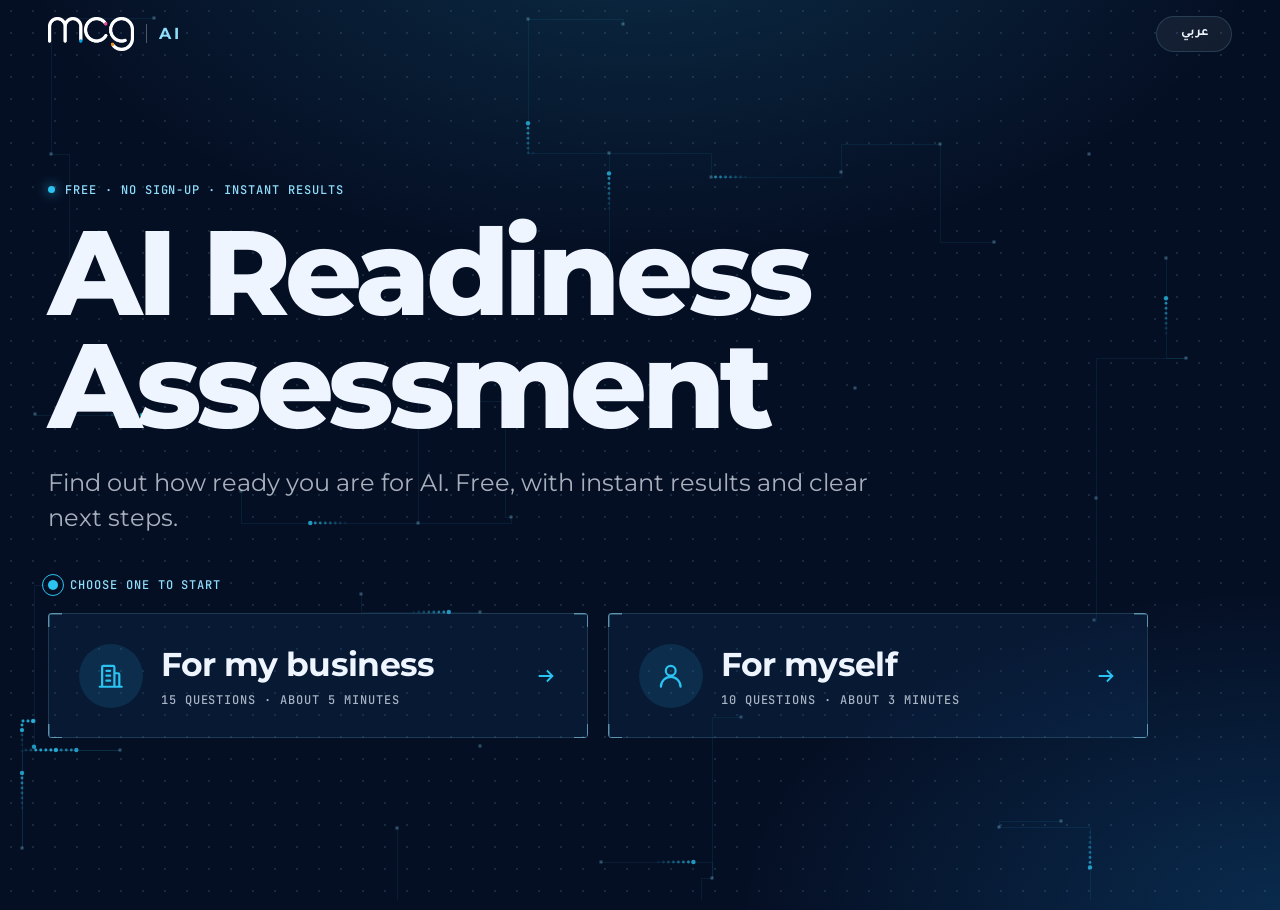
<file: assessment/index.html>
<!doctype html>
<html lang="en" dir="ltr">
<head>
<meta charset="utf-8">
<meta name="viewport" content="width=device-width,initial-scale=1,viewport-fit=cover">
<meta name="theme-color" content="#050F24">
<title>AI Readiness Assessment · MCG AI</title>
<meta name="description" content="Find out how ready you are for AI. A free AI Readiness Assessment from MCG AI, for your business or for yourself, with instant results and clear next steps.">
<link rel="preconnect" href="https://fonts.googleapis.com">
<link rel="preconnect" href="https://fonts.gstatic.com" crossorigin>
<link rel="stylesheet" href="https://fonts.googleapis.com/css2?family=Montserrat:wght@400;500;600;700;800&family=Tajawal:wght@400;500;700;800&family=JetBrains+Mono:wght@500;600&display=swap">
<style>
:root{--bg:#050F24;--navy:#144074;--mid:#125d99;--cyan:#2BC4F2;--cyan2:#8FDDFA;--ink:#EEF5FF;--mut:rgba(238,245,255,.7);--mut2:rgba(238,245,255,.5);--line:rgba(143,221,250,.16);--panel:rgba(20,64,116,.2);--f:'Montserrat','Helvetica Neue',Arial,sans-serif;--mono:'JetBrains Mono',ui-monospace,SFMono-Regular,Menlo,monospace}
html[lang="ar"]{--f:'Tajawal','Montserrat',Arial,sans-serif}
*{box-sizing:border-box;margin:0;padding:0}
html,body{min-height:100%}
body{background:radial-gradient(70% 55% at 50% -10%,rgba(43,196,242,.16),transparent 70%),radial-gradient(60% 50% at 100% 100%,rgba(18,93,153,.35),transparent 70%),var(--bg);color:var(--ink);font-family:var(--f);-webkit-font-smoothing:antialiased;overflow-x:hidden}
body::before{content:"";position:fixed;inset:0;pointer-events:none;background-image:radial-gradient(rgba(143,221,250,.13) 1px,transparent 1.3px);background-size:22px 22px;z-index:0}
#bg{position:fixed;inset:0;width:100%;height:100%;z-index:0;pointer-events:none}
button{font-family:inherit;color:inherit;cursor:pointer}
:focus-visible{outline:2px solid var(--cyan);outline-offset:3px;border-radius:6px}
.mono{font-family:var(--mono);font-weight:500;letter-spacing:.08em;text-transform:uppercase;font-size:12px}
html[lang="ar"] .mono{font-family:var(--f);letter-spacing:0;font-weight:700;font-size:13px}

/* thin corner brackets */
.br{--bc:rgba(143,221,250,.55);background-image:linear-gradient(var(--bc),var(--bc)),linear-gradient(var(--bc),var(--bc)),linear-gradient(var(--bc),var(--bc)),linear-gradient(var(--bc),var(--bc)),linear-gradient(var(--bc),var(--bc)),linear-gradient(var(--bc),var(--bc)),linear-gradient(var(--bc),var(--bc)),linear-gradient(var(--bc),var(--bc));background-repeat:no-repeat;background-size:14px 1.5px,1.5px 14px,14px 1.5px,1.5px 14px,14px 1.5px,1.5px 14px,14px 1.5px,1.5px 14px;background-position:0 0,0 0,100% 0,100% 0,0 100%,0 100%,100% 100%,100% 100%}

/* header */
.hd{position:relative;z-index:5;display:flex;align-items:center;justify-content:space-between;gap:12px;padding:calc(16px + env(safe-area-inset-top)) clamp(18px,4vw,48px) 12px}
.brand{display:flex;align-items:center;gap:12px;text-decoration:none;color:var(--ink)}
.brand img{height:clamp(24px,2.6vw,34px);width:auto;display:block}
.brand span{padding-inline-start:12px;border-inline-start:1px solid rgba(238,245,255,.3);font-weight:700;font-size:clamp(13px,1.3vw,16px);letter-spacing:.16em;color:var(--cyan2)}
.hd-r{display:flex;gap:10px;align-items:center}
.pill{border:0;background:rgba(255,255,255,.06);box-shadow:inset 0 0 0 1px var(--line);border-radius:999px;padding:10px 16px;font-weight:600;font-size:13px;transition:background .25s}
.pill:hover{background:rgba(255,255,255,.12)}
.pill.lang{font-family:'Tajawal','Montserrat',sans-serif;font-weight:700;min-width:76px}
html[lang="ar"] .pill.lang{font-family:'Montserrat',sans-serif}

main{position:relative;z-index:2;width:100%;max-width:1360px;margin:0 auto;padding:0 clamp(18px,4vw,48px) calc(36px + env(safe-area-inset-bottom))}
.scr{animation:scrIn .6s cubic-bezier(.2,.8,.2,1)}
.scr[hidden]{display:none!important}
@keyframes scrIn{from{opacity:0;transform:translateY(14px)}}

/* start */
.scr.start{min-height:calc(100vh - 90px);min-height:calc(100svh - 90px);display:flex;flex-direction:column;justify-content:center;padding:4vh 0 6vh}
.tag{display:inline-flex;align-items:center;gap:10px;color:var(--cyan2)}
.tag i{width:7px;height:7px;border-radius:50%;background:var(--cyan);box-shadow:0 0 12px var(--cyan)}
.big{margin-top:2vh;font-weight:800;font-size:clamp(50px,9.4vw,170px);line-height:.94;letter-spacing:-.045em;text-wrap:balance}
html[lang="ar"] .big{letter-spacing:0;line-height:1.12;font-size:clamp(46px,8.4vw,150px)}
.big em{font-style:normal;color:var(--cyan);text-shadow:0 0 40px rgba(43,196,242,.35)}
.sub{margin-top:2.6vh;max-width:820px;font-size:clamp(17px,1.9vw,26px);line-height:1.45;color:var(--mut)}
.cue{margin-top:4.6vh;display:inline-flex;align-items:center;gap:12px;color:var(--cyan2)}
.cue i{position:relative;width:10px;height:10px;border-radius:50%;background:var(--cyan)}
.cue i::after{content:"";position:absolute;inset:-6px;border-radius:50%;border:1.5px solid var(--cyan);animation:pulse 1.8s ease-out infinite}
@keyframes pulse{from{transform:scale(.4);opacity:1}to{transform:scale(1.8);opacity:0}}
.tracks{margin-top:2.2vh;display:grid;grid-template-columns:1fr;gap:14px;max-width:1100px}
@media (min-width:720px){.tracks{grid-template-columns:1fr 1fr;gap:20px}}
.track{position:relative;display:grid;grid-template-columns:auto 1fr auto;align-items:center;gap:18px;text-align:start;border:0;padding:clamp(20px,2.4vw,34px);border-radius:4px;background-color:var(--panel);box-shadow:inset 0 0 0 1px var(--line);transition:background-color .3s,box-shadow .3s,transform .3s}
.track:hover,.track:focus-visible{background-color:rgba(43,196,242,.12);box-shadow:inset 0 0 0 1px rgba(43,196,242,.6),0 0 40px rgba(43,196,242,.15);transform:translateY(-3px)}
.track .ic{width:clamp(48px,5vw,68px);height:clamp(48px,5vw,68px);display:grid;place-items:center;border-radius:50%;background:rgba(43,196,242,.12);color:var(--cyan)}
.track .ic svg{width:46%;height:46%}
.track b{display:block;font-weight:700;font-size:clamp(22px,2.6vw,36px);letter-spacing:-.02em}
html[lang="ar"] .track b{letter-spacing:0}
.track .mono{display:block;margin-top:8px;color:var(--mut)}
.track .go{width:22px;height:22px;color:var(--cyan)}
html[dir="rtl"] .track .go,html[dir="rtl"] .flip{transform:scaleX(-1)}

/* quiz */
.scr.quiz{min-height:calc(100vh - 90px);min-height:calc(100svh - 90px);display:flex;flex-direction:column;padding:2vh 0 2vh;max-width:1100px;margin:0 auto}
.qmeta{display:flex;justify-content:space-between;gap:12px;flex-wrap:wrap;color:var(--mut)}
.qmeta .dimtag{color:var(--cyan2)}
.qbar{margin-top:12px;position:relative;height:3px;border-radius:3px;background:rgba(143,221,250,.14)}
.qbar i{position:absolute;inset-block:0;inset-inline-start:0;width:0;border-radius:3px;background:linear-gradient(90deg,var(--mid),var(--cyan));box-shadow:0 0 12px rgba(43,196,242,.6);transition:width .5s cubic-bezier(.2,.8,.2,1)}
html[dir="rtl"] .qbar i{background:linear-gradient(270deg,var(--mid),var(--cyan))}
.qticks{position:absolute;inset:0}
.qticks b{position:absolute;top:-3px;width:1.5px;height:9px;background:rgba(143,221,250,.35)}
.qbody{flex:1;display:flex;flex-direction:column;justify-content:center;padding:4vh 0}
.qbody.out{opacity:0;transform:translateX(-18px);transition:opacity .18s,transform .18s}
html[dir="rtl"] .qbody.out{transform:translateX(18px)}
.qbody.in{animation:qIn .45s cubic-bezier(.2,.8,.2,1)}
@keyframes qIn{from{opacity:0;transform:translateY(12px)}}
.qnum{color:var(--mut2)}
.q{margin-top:12px;font-weight:700;font-size:clamp(26px,3.6vw,54px);line-height:1.15;letter-spacing:-.025em;text-wrap:balance}
html[lang="ar"] .q{letter-spacing:0;line-height:1.35}
.answers{margin-top:4vh;display:grid;grid-template-columns:1fr;gap:12px}
@media (min-width:900px){.answers{grid-template-columns:1fr 1fr;gap:16px}}
.ans{display:grid;grid-template-columns:auto 1fr;align-items:center;gap:16px;text-align:start;border:0;min-height:clamp(66px,8vh,96px);padding:16px 20px;border-radius:4px;background-color:var(--panel);box-shadow:inset 0 0 0 1px var(--line);font-size:clamp(16px,1.6vw,21px);font-weight:500;line-height:1.35;transition:background-color .2s,box-shadow .2s,transform .2s}
.ans:hover{background-color:rgba(43,196,242,.1);box-shadow:inset 0 0 0 1px rgba(43,196,242,.5)}
.ans .k{display:grid;place-items:center;width:34px;height:34px;border-radius:50%;box-shadow:inset 0 0 0 1px rgba(143,221,250,.45);color:var(--cyan2);font-size:13px}
.ans.sel{background-color:rgba(43,196,242,.2);box-shadow:inset 0 0 0 1.5px var(--cyan),0 0 30px rgba(43,196,242,.25);transform:scale(1.01)}
.ans.sel .k{background:var(--cyan);color:#04223A;box-shadow:none}
.qnav{display:flex;justify-content:space-between;align-items:center;gap:12px}
.qnav .hint{color:var(--mut2)}
.back{display:inline-flex;align-items:center;gap:8px}
.back svg{width:16px;height:16px}

/* results */
.res{padding:2vh 0 0}
.rhead{display:flex;flex-wrap:wrap;justify-content:space-between;align-items:flex-end;gap:14px}
.rhead h1{margin-top:8px;font-weight:800;font-size:clamp(34px,4.6vw,64px);letter-spacing:-.04em;line-height:1}
html[lang="ar"] .rhead h1{letter-spacing:0;line-height:1.2}
.rgrid{margin-top:24px;display:grid;grid-template-columns:1fr;gap:16px}
@media (min-width:760px){.rgrid{grid-template-columns:1fr 1fr}}
@media (min-width:1180px){.rgrid{grid-template-columns:1.05fr 1fr 1fr}}
.card{position:relative;padding:clamp(20px,2.2vw,30px);background-color:var(--panel);box-shadow:inset 0 0 0 1px var(--line);border-radius:4px}
.card>.mono:first-child{color:var(--cyan2)}
.ringwrap{display:flex;flex-direction:column;align-items:center;text-align:center}
.ring{position:relative;width:min(240px,62vw);aspect-ratio:1;margin:14px 0 6px}
.ring svg{width:100%;height:100%;transform:rotate(-90deg)}
html[dir="rtl"] .ring svg{transform:rotate(-90deg) scaleY(-1)}
.ring .num{position:absolute;inset:0;display:flex;flex-direction:column;align-items:center;justify-content:center}
.ring .num b{font-weight:800;font-size:clamp(56px,6vw,80px);line-height:1;letter-spacing:-.04em;font-family:'Montserrat',sans-serif}
.ring .num span{margin-top:4px;color:var(--mut)}
.lvname{margin-top:10px;font-weight:800;font-size:clamp(26px,2.6vw,36px);letter-spacing:-.02em;color:var(--cyan)}
html[lang="ar"] .lvname{letter-spacing:0}
.lvdesc{margin-top:8px;font-size:15.5px;line-height:1.55;color:var(--mut);max-width:440px}
.lvscale{margin-top:16px;display:grid;grid-template-columns:repeat(4,1fr);gap:6px;width:100%}
.lvscale span{padding:7px 4px;border-radius:3px;background:rgba(143,221,250,.07);font-size:11px;color:var(--mut2);text-align:center}
.lvscale span.on{background:rgba(43,196,242,.22);color:var(--ink);box-shadow:inset 0 0 0 1px rgba(43,196,242,.7)}
.bars{margin-top:16px;display:grid;gap:16px}
.bar .row{display:flex;justify-content:space-between;gap:12px;font-size:14.5px;font-weight:600}
.bar .row span:last-child{font-family:var(--mono);color:var(--cyan2)}
.bar .tr{margin-top:8px;height:8px;border-radius:8px;background:rgba(143,221,250,.1);overflow:hidden}
.bar .tr i{display:block;height:100%;width:0;border-radius:8px;background:linear-gradient(90deg,var(--mid),var(--cyan));transition:width 1.1s cubic-bezier(.2,.8,.2,1)}
html[dir="rtl"] .bar .tr i{margin-inline-start:0;background:linear-gradient(270deg,var(--mid),var(--cyan))}
.radar svg{display:block;width:100%;height:auto;margin-top:8px;overflow:visible}
.radar .gridl{fill:none;stroke:rgba(143,221,250,.16)}
.radar .axis{stroke:rgba(143,221,250,.16)}
.radar .shape{fill:rgba(43,196,242,.2);stroke:var(--cyan);stroke-width:2;transform-origin:center;transform-box:fill-box;transition:transform 1.1s cubic-bezier(.2,.8,.2,1),opacity .6s}
.radar .pt{fill:var(--cyan)}
.radar text{font-family:var(--f);font-size:11.5px;font-weight:600;fill:rgba(238,245,255,.78)}
.radar .val{font-family:var(--mono);font-size:10.5px;fill:var(--cyan2)}
.sec{margin-top:22px}
.sec h2{font-weight:800;font-size:clamp(24px,2.8vw,38px);letter-spacing:-.03em}
html[lang="ar"] .sec h2{letter-spacing:0}
.sec .lead{margin-top:6px;color:var(--mut);font-size:15.5px}
.recs{margin-top:16px;list-style:none;display:grid;gap:10px}
.rec{display:grid;grid-template-columns:auto 1fr;gap:16px;align-items:start;padding:18px 20px;background-color:var(--panel);box-shadow:inset 0 0 0 1px var(--line);border-radius:4px}
.rec .n{font-family:var(--mono);color:var(--mut2);font-size:13px;padding-top:3px}
.rec .meta{display:flex;flex-wrap:wrap;gap:8px 12px;align-items:center}
.rec .meta b{font-weight:700;font-size:15px}
.rec .meta .sc{font-family:var(--mono);font-size:12px;color:var(--mut)}
.tier{padding:4px 9px;border-radius:3px;font-size:11px}
.tier.t-start{background:rgba(18,93,153,.45);color:var(--cyan2)}
.tier.t-build{background:rgba(43,196,242,.16);color:var(--cyan2);box-shadow:inset 0 0 0 1px rgba(43,196,242,.45)}
.tier.t-advance{background:var(--cyan);color:#04223A}
.rec p{margin-top:8px;font-size:16px;line-height:1.5;color:var(--ink)}
.moves{margin-top:16px;display:grid;grid-template-columns:1fr;gap:12px}
@media (min-width:760px){.moves{grid-template-columns:repeat(3,1fr);gap:16px}}
.mv{padding:20px;background-color:var(--panel);box-shadow:inset 0 0 0 1px var(--line);border-radius:4px}
.mv .mono{color:var(--cyan)}
.mv p{margin-top:10px;font-size:17px;font-weight:600;line-height:1.4}
.talk{margin-top:22px;display:grid;grid-template-columns:1fr;gap:20px;align-items:center;padding:clamp(22px,3vw,40px);background-color:rgba(20,64,116,.42);box-shadow:inset 0 0 0 1px rgba(43,196,242,.4),0 0 60px rgba(43,196,242,.08);border-radius:4px}
@media (min-width:760px){.talk{grid-template-columns:1fr auto}}
.talk h2{font-weight:800;font-size:clamp(24px,2.8vw,38px);letter-spacing:-.03em}
html[lang="ar"] .talk h2{letter-spacing:0}
.talk h2 .lg{display:inline-block;height:.96em;width:auto;vertical-align:-.24em;margin-inline:.06em}
.talk p{margin-top:10px;color:var(--mut);font-size:16px;line-height:1.55;max-width:640px}
.talk .ct{margin-top:16px;display:flex;flex-wrap:wrap;gap:8px 18px;font-size:15px;font-weight:600}
.talk .ct a{color:var(--ink);text-decoration:none;border-bottom:1px solid rgba(143,221,250,.4)}
.qr{display:flex;flex-direction:column;align-items:center;gap:10px;text-align:center}
.qr svg{width:132px;height:132px;padding:8px;background:#fff;border-radius:6px}
.qr span{color:var(--mut);max-width:160px}
.foot{margin-top:22px;display:flex;flex-wrap:wrap;justify-content:space-between;align-items:center;gap:16px}
.note{color:var(--mut2);font-size:13.5px;line-height:1.5;max-width:760px}
.btn{display:inline-flex;align-items:center;gap:10px;border:0;border-radius:999px;padding:15px 24px;background:var(--cyan);color:#04223A;font-weight:800;font-size:15px;transition:transform .2s,box-shadow .2s}
.btn:hover{transform:translateY(-2px);box-shadow:0 12px 30px rgba(43,196,242,.35)}
.btn svg{width:16px;height:16px}

.toast{position:fixed;left:50%;bottom:calc(24px + env(safe-area-inset-bottom));translate:-50% 0;z-index:20;padding:12px 18px;border-radius:999px;background:rgba(5,15,36,.92);box-shadow:inset 0 0 0 1px var(--line);font-size:14px;opacity:0;transition:opacity .3s;pointer-events:none}
.toast.on{opacity:1}
/* big booth screens: landscape */
@media (min-width:1600px) and (min-height:850px){
  .hd{padding-top:28px}.brand img{height:42px}.brand span{font-size:19px}.pill{font-size:17px;padding:13px 22px}
  main{max-width:1760px}
  .mono{font-size:15px}html[lang="ar"] .mono{font-size:17px}
  .big{font-size:min(10.4vw,240px)}html[lang="ar"] .big{font-size:min(9vw,210px)}
  .sub{font-size:1.7vw;max-width:1200px}
  .tracks{max-width:1560px;gap:28px}.track{padding:42px 44px;gap:28px}.track .ic{width:92px;height:92px}.track b{font-size:2.5vw}.track .go{width:34px;height:34px}
  .scr.quiz{max-width:1600px}.q{font-size:3.5vw}.answers{gap:22px}.ans{font-size:1.5vw;min-height:128px;padding:22px 30px;gap:22px}.ans .k{width:50px;height:50px;font-size:18px}
  .qbar{height:5px}
  .rhead h1{font-size:4.2vw}.card{padding:40px}.ring{width:320px}.ring .num b{font-size:104px}.lvname{font-size:46px}.lvdesc{font-size:20px;max-width:560px}.lvscale span{font-size:14px;padding:10px 4px}
  .bars{gap:24px}.bar .row{font-size:20px}.bar .tr{height:11px}
  .radar text{font-size:13px}.radar .val{font-size:12px}
  .sec{margin-top:36px}.sec h2,.talk h2{font-size:3vw}.sec .lead,.talk p{font-size:20px;max-width:900px}
  .rec{padding:26px 30px}.rec .meta b{font-size:20px}.rec .meta .sc{font-size:15px}.tier{font-size:14px;padding:6px 12px}.rec p{font-size:22px}
  .mv{padding:30px}.mv p{font-size:24px}
  .talk .ct{font-size:19px}.qr svg{width:180px;height:180px}
  .note{font-size:16px;max-width:1100px}.btn{font-size:19px;padding:20px 32px}
}
/* big booth screens: portrait kiosk */
@media (orientation:portrait) and (min-width:900px){
  .hd{padding-top:32px}.brand img{height:46px}.brand span{font-size:20px}.pill{font-size:19px;padding:14px 24px}
  .mono{font-size:1.55vw}html[lang="ar"] .mono{font-size:1.8vw}
  .big{font-size:12.2vw}html[lang="ar"] .big{font-size:10.6vw}
  .sub{font-size:3.1vw}
  .tracks{grid-template-columns:1fr;gap:2.4vw}.track{padding:4vw;gap:3vw}.track .ic{width:9vw;height:9vw}.track b{font-size:5vw}.track .go{width:4vw;height:4vw}
  .q{font-size:5.8vw}.answers{grid-template-columns:1fr;gap:2vw}.ans{font-size:3.2vw;min-height:9vh;padding:2.4vw 3vw;gap:3vw}.ans .k{width:5.4vw;height:5.4vw;font-size:2vw}
  .qbar{height:5px}
  .rgrid{grid-template-columns:1fr 1fr}.rgrid .ringwrap{grid-column:1/-1}
  .rhead h1{font-size:7vw}.card{padding:4vw}.ring{width:42vw}.ring .num b{font-size:13vw}.lvname{font-size:5.4vw}.lvdesc{font-size:2.5vw;max-width:80vw}.lvscale span{font-size:1.7vw}
  .bar .row{font-size:2.3vw}.bar .tr{height:1.1vw}
  .sec h2,.talk h2{font-size:5vw}.sec .lead,.talk p{font-size:2.5vw}
  .rec{padding:3vw}.rec .meta b{font-size:2.6vw}.rec .meta .sc{font-size:1.8vw}.tier{font-size:1.6vw}.rec p{font-size:2.9vw}
  .moves{grid-template-columns:1fr}.mv p{font-size:3vw}
  .talk{grid-template-columns:1fr auto}.talk .ct{font-size:2.3vw}.qr svg{width:20vw;height:20vw}
  .note{font-size:2vw}.btn{font-size:2.6vw;padding:2.4vw 4vw}
}
@media (prefers-reduced-motion:reduce){*,*::before,*::after{animation:none!important;transition:none!important}}
</style>
</head>
<body>
<canvas id="bg" aria-hidden="true"></canvas>
<header class="hd">
  <a class="brand" href="../ai.html" aria-label="MCG AI"><img src="../assets/logo_white.webp" alt="MCG"><span>AI</span></a>
  <div class="hd-r">
    <button class="pill" id="restart" type="button" hidden data-t="startOver">Start over</button>
    <button class="pill lang" id="lang" type="button" data-t="langLabel">عربي</button>
  </div>
</header>

<main>
  <section class="scr start" id="sStart" aria-labelledby="ttl">
    <p class="mono tag"><i></i><span data-t="tag">Free · No sign-up · Instant results</span></p>
    <h1 class="big" id="ttl" data-t="title">AI Readiness Assessment</h1>
    <p class="sub" data-t="sub">Find out how ready you are for AI. Free, with instant results and clear next steps.</p>
    <p class="cue mono"><i></i><span data-t="cue">Choose one to start</span></p>
    <div class="tracks">
      <button class="track br" type="button" data-track="business">
        <span class="ic"><svg viewBox="0 0 24 24" fill="none" stroke="currentColor" stroke-width="1.8" stroke-linecap="round" stroke-linejoin="round" aria-hidden="true"><path d="M3 21h18M5 21V5a1 1 0 0 1 1-1h8a1 1 0 0 1 1 1v16M15 21V10h3a1 1 0 0 1 1 1v10M8.5 8h3M8.5 12h3M8.5 16h3"/></svg></span>
        <span><b data-t="business.title">For my business</b><span class="mono" data-t="business.meta">15 questions · about 5 minutes</span></span>
        <svg class="go" viewBox="0 0 24 24" fill="none" stroke="currentColor" stroke-width="2" aria-hidden="true"><path d="M4 12h15M13 6l6 6-6 6"/></svg>
      </button>
      <button class="track br" type="button" data-track="individual">
        <span class="ic"><svg viewBox="0 0 24 24" fill="none" stroke="currentColor" stroke-width="1.8" stroke-linecap="round" stroke-linejoin="round" aria-hidden="true"><circle cx="12" cy="8" r="4"/><path d="M4 21c0-4.4 3.6-8 8-8s8 3.6 8 8"/></svg></span>
        <span><b data-t="individual.title">For myself</b><span class="mono" data-t="individual.meta">10 questions · about 3 minutes</span></span>
        <svg class="go" viewBox="0 0 24 24" fill="none" stroke="currentColor" stroke-width="2" aria-hidden="true"><path d="M4 12h15M13 6l6 6-6 6"/></svg>
      </button>
    </div>
  </section>

  <section class="scr quiz" id="sQuiz" hidden aria-live="polite">
    <div class="qmeta"><span class="mono dimtag" id="qDim"></span><span class="mono" id="qCount"></span></div>
    <div class="qbar"><i id="qBar"></i><div class="qticks" id="qTicks"></div></div>
    <div class="qbody" id="qBody">
      <h2 class="q" id="qText"></h2>
      <div class="answers" id="qAns" role="group"></div>
    </div>
    <div class="qnav">
      <button class="pill back" id="qBack" type="button"><svg class="flip" viewBox="0 0 24 24" fill="none" stroke="currentColor" stroke-width="2" aria-hidden="true"><path d="M20 12H5M11 6l-6 6 6 6"/></svg><span data-t="back">Back</span></button>
      <span class="mono hint" data-t="keysHint">Tap an answer, or press 1 to 4</span>
    </div>
  </section>

  <section class="scr res" id="sRes" hidden>
    <div class="rhead"><div><p class="mono tag"><i></i><span id="rKicker"></span></p><h1 data-t="title">AI Readiness Assessment</h1></div></div>
    <div class="rgrid">
      <div class="card br ringwrap">
        <p class="mono" data-t="overall">Overall score</p>
        <div class="ring">
          <svg viewBox="0 0 120 120" aria-hidden="true"><defs><linearGradient id="rg" x1="0" y1="0" x2="1" y2="1"><stop offset="0" stop-color="#125d99"/><stop offset="1" stop-color="#2BC4F2"/></linearGradient></defs><circle cx="60" cy="60" r="52" fill="none" stroke="rgba(143,221,250,.12)" stroke-width="8"/><circle id="rArc" cx="60" cy="60" r="52" fill="none" stroke="url(#rg)" stroke-width="8" stroke-linecap="round" stroke-dasharray="326.73" stroke-dashoffset="326.73" style="transition:stroke-dashoffset 1.5s cubic-bezier(.2,.8,.2,1)"/></svg>
          <div class="num"><b id="rScore">0</b><span class="mono" data-t="outOf">out of 100</span></div>
        </div>
        <p class="lvname" id="rLevel"></p>
        <p class="lvdesc" id="rDesc"></p>
        <div class="lvscale" id="rScale"></div>
      </div>
      <div class="card br"><p class="mono" data-t="byDimension">By dimension</p><div class="bars" id="rBars"></div></div>
      <div class="card br radar"><p class="mono" data-t="shape">Your readiness shape</p><svg id="rRadar" viewBox="0 0 360 330" role="img"></svg></div>
    </div>

    <div class="sec"><h2 id="recTitle"></h2><p class="lead" data-t="recSub"></p><ol class="recs" id="rRecs"></ol></div>
    <div class="sec"><h2 data-t="movesTitle">Your next three moves</h2><div class="moves" id="rMoves"></div></div>

    <div class="talk br">
      <div>
        <h2 id="talkTitle"></h2>
        <p data-t="talkBody"></p>
        <p class="ct"><a href="mailto:info@mcgmasters.com?subject=MCG%20AI">info@mcgmasters.com</a><a href="tel:+96522202220" dir="ltr">+965 2220 2220</a><a href="../ai.html">thisismcg.com/ai</a></p>
      </div>
      <div class="qr"><svg viewBox="0 0 31 31" shape-rendering="crispEdges" aria-hidden="true"><rect width="31" height="31" fill="#fff"/><path d="M1 1h1v1h-1zM2 1h1v1h-1zM3 1h1v1h-1zM4 1h1v1h-1zM5 1h1v1h-1zM6 1h1v1h-1zM7 1h1v1h-1zM9 1h1v1h-1zM10 1h1v1h-1zM11 1h1v1h-1zM13 1h1v1h-1zM14 1h1v1h-1zM15 1h1v1h-1zM17 1h1v1h-1zM19 1h1v1h-1zM23 1h1v1h-1zM24 1h1v1h-1zM25 1h1v1h-1zM26 1h1v1h-1zM27 1h1v1h-1zM28 1h1v1h-1zM29 1h1v1h-1zM1 2h1v1h-1zM7 2h1v1h-1zM10 2h1v1h-1zM13 2h1v1h-1zM14 2h1v1h-1zM15 2h1v1h-1zM16 2h1v1h-1zM19 2h1v1h-1zM20 2h1v1h-1zM23 2h1v1h-1zM29 2h1v1h-1zM1 3h1v1h-1zM3 3h1v1h-1zM4 3h1v1h-1zM5 3h1v1h-1zM7 3h1v1h-1zM10 3h1v1h-1zM15 3h1v1h-1zM18 3h1v1h-1zM19 3h1v1h-1zM20 3h1v1h-1zM21 3h1v1h-1zM23 3h1v1h-1zM25 3h1v1h-1zM26 3h1v1h-1zM27 3h1v1h-1zM29 3h1v1h-1zM1 4h1v1h-1zM3 4h1v1h-1zM4 4h1v1h-1zM5 4h1v1h-1zM7 4h1v1h-1zM9 4h1v1h-1zM10 4h1v1h-1zM12 4h1v1h-1zM19 4h1v1h-1zM20 4h1v1h-1zM23 4h1v1h-1zM25 4h1v1h-1zM26 4h1v1h-1zM27 4h1v1h-1zM29 4h1v1h-1zM1 5h1v1h-1zM3 5h1v1h-1zM4 5h1v1h-1zM5 5h1v1h-1zM7 5h1v1h-1zM9 5h1v1h-1zM10 5h1v1h-1zM12 5h1v1h-1zM18 5h1v1h-1zM19 5h1v1h-1zM21 5h1v1h-1zM23 5h1v1h-1zM25 5h1v1h-1zM26 5h1v1h-1zM27 5h1v1h-1zM29 5h1v1h-1zM1 6h1v1h-1zM7 6h1v1h-1zM9 6h1v1h-1zM11 6h1v1h-1zM13 6h1v1h-1zM17 6h1v1h-1zM19 6h1v1h-1zM20 6h1v1h-1zM23 6h1v1h-1zM29 6h1v1h-1zM1 7h1v1h-1zM2 7h1v1h-1zM3 7h1v1h-1zM4 7h1v1h-1zM5 7h1v1h-1zM6 7h1v1h-1zM7 7h1v1h-1zM9 7h1v1h-1zM11 7h1v1h-1zM13 7h1v1h-1zM15 7h1v1h-1zM17 7h1v1h-1zM19 7h1v1h-1zM21 7h1v1h-1zM23 7h1v1h-1zM24 7h1v1h-1zM25 7h1v1h-1zM26 7h1v1h-1zM27 7h1v1h-1zM28 7h1v1h-1zM29 7h1v1h-1zM9 8h1v1h-1zM10 8h1v1h-1zM11 8h1v1h-1zM13 8h1v1h-1zM14 8h1v1h-1zM16 8h1v1h-1zM17 8h1v1h-1zM18 8h1v1h-1zM19 8h1v1h-1zM21 8h1v1h-1zM1 9h1v1h-1zM5 9h1v1h-1zM7 9h1v1h-1zM8 9h1v1h-1zM9 9h1v1h-1zM10 9h1v1h-1zM11 9h1v1h-1zM14 9h1v1h-1zM18 9h1v1h-1zM19 9h1v1h-1zM21 9h1v1h-1zM22 9h1v1h-1zM23 9h1v1h-1zM24 9h1v1h-1zM25 9h1v1h-1zM26 9h1v1h-1zM29 9h1v1h-1zM3 10h1v1h-1zM4 10h1v1h-1zM5 10h1v1h-1zM6 10h1v1h-1zM8 10h1v1h-1zM9 10h1v1h-1zM13 10h1v1h-1zM14 10h1v1h-1zM15 10h1v1h-1zM17 10h1v1h-1zM19 10h1v1h-1zM23 10h1v1h-1zM24 10h1v1h-1zM25 10h1v1h-1zM26 10h1v1h-1zM27 10h1v1h-1zM28 10h1v1h-1zM29 10h1v1h-1zM1 11h1v1h-1zM2 11h1v1h-1zM7 11h1v1h-1zM9 11h1v1h-1zM11 11h1v1h-1zM12 11h1v1h-1zM13 11h1v1h-1zM17 11h1v1h-1zM21 11h1v1h-1zM22 11h1v1h-1zM25 11h1v1h-1zM29 11h1v1h-1zM3 12h1v1h-1zM6 12h1v1h-1zM10 12h1v1h-1zM12 12h1v1h-1zM15 12h1v1h-1zM18 12h1v1h-1zM19 12h1v1h-1zM20 12h1v1h-1zM21 12h1v1h-1zM23 12h1v1h-1zM24 12h1v1h-1zM26 12h1v1h-1zM28 12h1v1h-1zM29 12h1v1h-1zM1 13h1v1h-1zM5 13h1v1h-1zM6 13h1v1h-1zM7 13h1v1h-1zM8 13h1v1h-1zM9 13h1v1h-1zM10 13h1v1h-1zM11 13h1v1h-1zM13 13h1v1h-1zM14 13h1v1h-1zM15 13h1v1h-1zM16 13h1v1h-1zM17 13h1v1h-1zM18 13h1v1h-1zM21 13h1v1h-1zM22 13h1v1h-1zM24 13h1v1h-1zM28 13h1v1h-1zM3 14h1v1h-1zM6 14h1v1h-1zM8 14h1v1h-1zM10 14h1v1h-1zM11 14h1v1h-1zM22 14h1v1h-1zM23 14h1v1h-1zM24 14h1v1h-1zM25 14h1v1h-1zM26 14h1v1h-1zM27 14h1v1h-1zM28 14h1v1h-1zM29 14h1v1h-1zM5 15h1v1h-1zM7 15h1v1h-1zM8 15h1v1h-1zM9 15h1v1h-1zM11 15h1v1h-1zM14 15h1v1h-1zM15 15h1v1h-1zM16 15h1v1h-1zM18 15h1v1h-1zM19 15h1v1h-1zM21 15h1v1h-1zM22 15h1v1h-1zM23 15h1v1h-1zM26 15h1v1h-1zM27 15h1v1h-1zM29 15h1v1h-1zM1 16h1v1h-1zM2 16h1v1h-1zM3 16h1v1h-1zM4 16h1v1h-1zM6 16h1v1h-1zM10 16h1v1h-1zM12 16h1v1h-1zM14 16h1v1h-1zM16 16h1v1h-1zM17 16h1v1h-1zM18 16h1v1h-1zM20 16h1v1h-1zM24 16h1v1h-1zM25 16h1v1h-1zM28 16h1v1h-1zM29 16h1v1h-1zM6 17h1v1h-1zM7 17h1v1h-1zM8 17h1v1h-1zM9 17h1v1h-1zM10 17h1v1h-1zM14 17h1v1h-1zM18 17h1v1h-1zM20 17h1v1h-1zM21 17h1v1h-1zM22 17h1v1h-1zM28 17h1v1h-1zM1 18h1v1h-1zM2 18h1v1h-1zM4 18h1v1h-1zM6 18h1v1h-1zM8 18h1v1h-1zM10 18h1v1h-1zM12 18h1v1h-1zM13 18h1v1h-1zM14 18h1v1h-1zM15 18h1v1h-1zM17 18h1v1h-1zM19 18h1v1h-1zM23 18h1v1h-1zM24 18h1v1h-1zM25 18h1v1h-1zM26 18h1v1h-1zM28 18h1v1h-1zM29 18h1v1h-1zM3 19h1v1h-1zM6 19h1v1h-1zM7 19h1v1h-1zM9 19h1v1h-1zM10 19h1v1h-1zM11 19h1v1h-1zM13 19h1v1h-1zM17 19h1v1h-1zM18 19h1v1h-1zM24 19h1v1h-1zM27 19h1v1h-1zM29 19h1v1h-1zM5 20h1v1h-1zM10 20h1v1h-1zM13 20h1v1h-1zM15 20h1v1h-1zM18 20h1v1h-1zM19 20h1v1h-1zM20 20h1v1h-1zM21 20h1v1h-1zM23 20h1v1h-1zM24 20h1v1h-1zM25 20h1v1h-1zM28 20h1v1h-1zM29 20h1v1h-1zM1 21h1v1h-1zM2 21h1v1h-1zM3 21h1v1h-1zM4 21h1v1h-1zM6 21h1v1h-1zM7 21h1v1h-1zM14 21h1v1h-1zM15 21h1v1h-1zM16 21h1v1h-1zM17 21h1v1h-1zM18 21h1v1h-1zM21 21h1v1h-1zM22 21h1v1h-1zM23 21h1v1h-1zM24 21h1v1h-1zM25 21h1v1h-1zM26 21h1v1h-1zM29 21h1v1h-1zM9 22h1v1h-1zM10 22h1v1h-1zM11 22h1v1h-1zM12 22h1v1h-1zM18 22h1v1h-1zM19 22h1v1h-1zM20 22h1v1h-1zM21 22h1v1h-1zM25 22h1v1h-1zM29 22h1v1h-1zM1 23h1v1h-1zM2 23h1v1h-1zM3 23h1v1h-1zM4 23h1v1h-1zM5 23h1v1h-1zM6 23h1v1h-1zM7 23h1v1h-1zM9 23h1v1h-1zM10 23h1v1h-1zM11 23h1v1h-1zM14 23h1v1h-1zM15 23h1v1h-1zM16 23h1v1h-1zM18 23h1v1h-1zM19 23h1v1h-1zM20 23h1v1h-1zM21 23h1v1h-1zM23 23h1v1h-1zM25 23h1v1h-1zM26 23h1v1h-1zM27 23h1v1h-1zM29 23h1v1h-1zM1 24h1v1h-1zM7 24h1v1h-1zM10 24h1v1h-1zM12 24h1v1h-1zM14 24h1v1h-1zM16 24h1v1h-1zM17 24h1v1h-1zM18 24h1v1h-1zM21 24h1v1h-1zM25 24h1v1h-1zM29 24h1v1h-1zM1 25h1v1h-1zM3 25h1v1h-1zM4 25h1v1h-1zM5 25h1v1h-1zM7 25h1v1h-1zM9 25h1v1h-1zM10 25h1v1h-1zM11 25h1v1h-1zM12 25h1v1h-1zM14 25h1v1h-1zM18 25h1v1h-1zM20 25h1v1h-1zM21 25h1v1h-1zM22 25h1v1h-1zM23 25h1v1h-1zM24 25h1v1h-1zM25 25h1v1h-1zM26 25h1v1h-1zM28 25h1v1h-1zM29 25h1v1h-1zM1 26h1v1h-1zM3 26h1v1h-1zM4 26h1v1h-1zM5 26h1v1h-1zM7 26h1v1h-1zM12 26h1v1h-1zM15 26h1v1h-1zM17 26h1v1h-1zM18 26h1v1h-1zM19 26h1v1h-1zM22 26h1v1h-1zM28 26h1v1h-1zM1 27h1v1h-1zM3 27h1v1h-1zM4 27h1v1h-1zM5 27h1v1h-1zM7 27h1v1h-1zM10 27h1v1h-1zM12 27h1v1h-1zM14 27h1v1h-1zM15 27h1v1h-1zM17 27h1v1h-1zM20 27h1v1h-1zM22 27h1v1h-1zM26 27h1v1h-1zM27 27h1v1h-1zM28 27h1v1h-1zM29 27h1v1h-1zM1 28h1v1h-1zM7 28h1v1h-1zM10 28h1v1h-1zM11 28h1v1h-1zM14 28h1v1h-1zM15 28h1v1h-1zM18 28h1v1h-1zM19 28h1v1h-1zM21 28h1v1h-1zM22 28h1v1h-1zM23 28h1v1h-1zM24 28h1v1h-1zM26 28h1v1h-1zM28 28h1v1h-1zM29 28h1v1h-1zM1 29h1v1h-1zM2 29h1v1h-1zM3 29h1v1h-1zM4 29h1v1h-1zM5 29h1v1h-1zM6 29h1v1h-1zM7 29h1v1h-1zM9 29h1v1h-1zM10 29h1v1h-1zM13 29h1v1h-1zM16 29h1v1h-1zM19 29h1v1h-1zM21 29h1v1h-1zM22 29h1v1h-1zM23 29h1v1h-1zM24 29h1v1h-1zM25 29h1v1h-1zM28 29h1v1h-1z" fill="#06122A"/></svg><span class="mono" data-t="talkScan">Scan to continue on your phone</span></div>
    </div>

    <div class="foot"><p class="note" id="rNote"></p><button class="btn" id="rRestart" type="button"><svg viewBox="0 0 24 24" fill="none" stroke="currentColor" stroke-width="2.2" aria-hidden="true"><path d="M3 12a9 9 0 1 0 3-6.7L3 8M3 3v5h5"/></svg><span data-t="startOver">Start over</span></button></div>
  </section>
</main>
<div class="toast" id="toast" role="status"></div>

<script src="content-en.js"></script>
<script src="content-ar.js"></script>
<script src="scoring.js"></script>
<script src="app.js"></script>
</body>
</html>
</file>
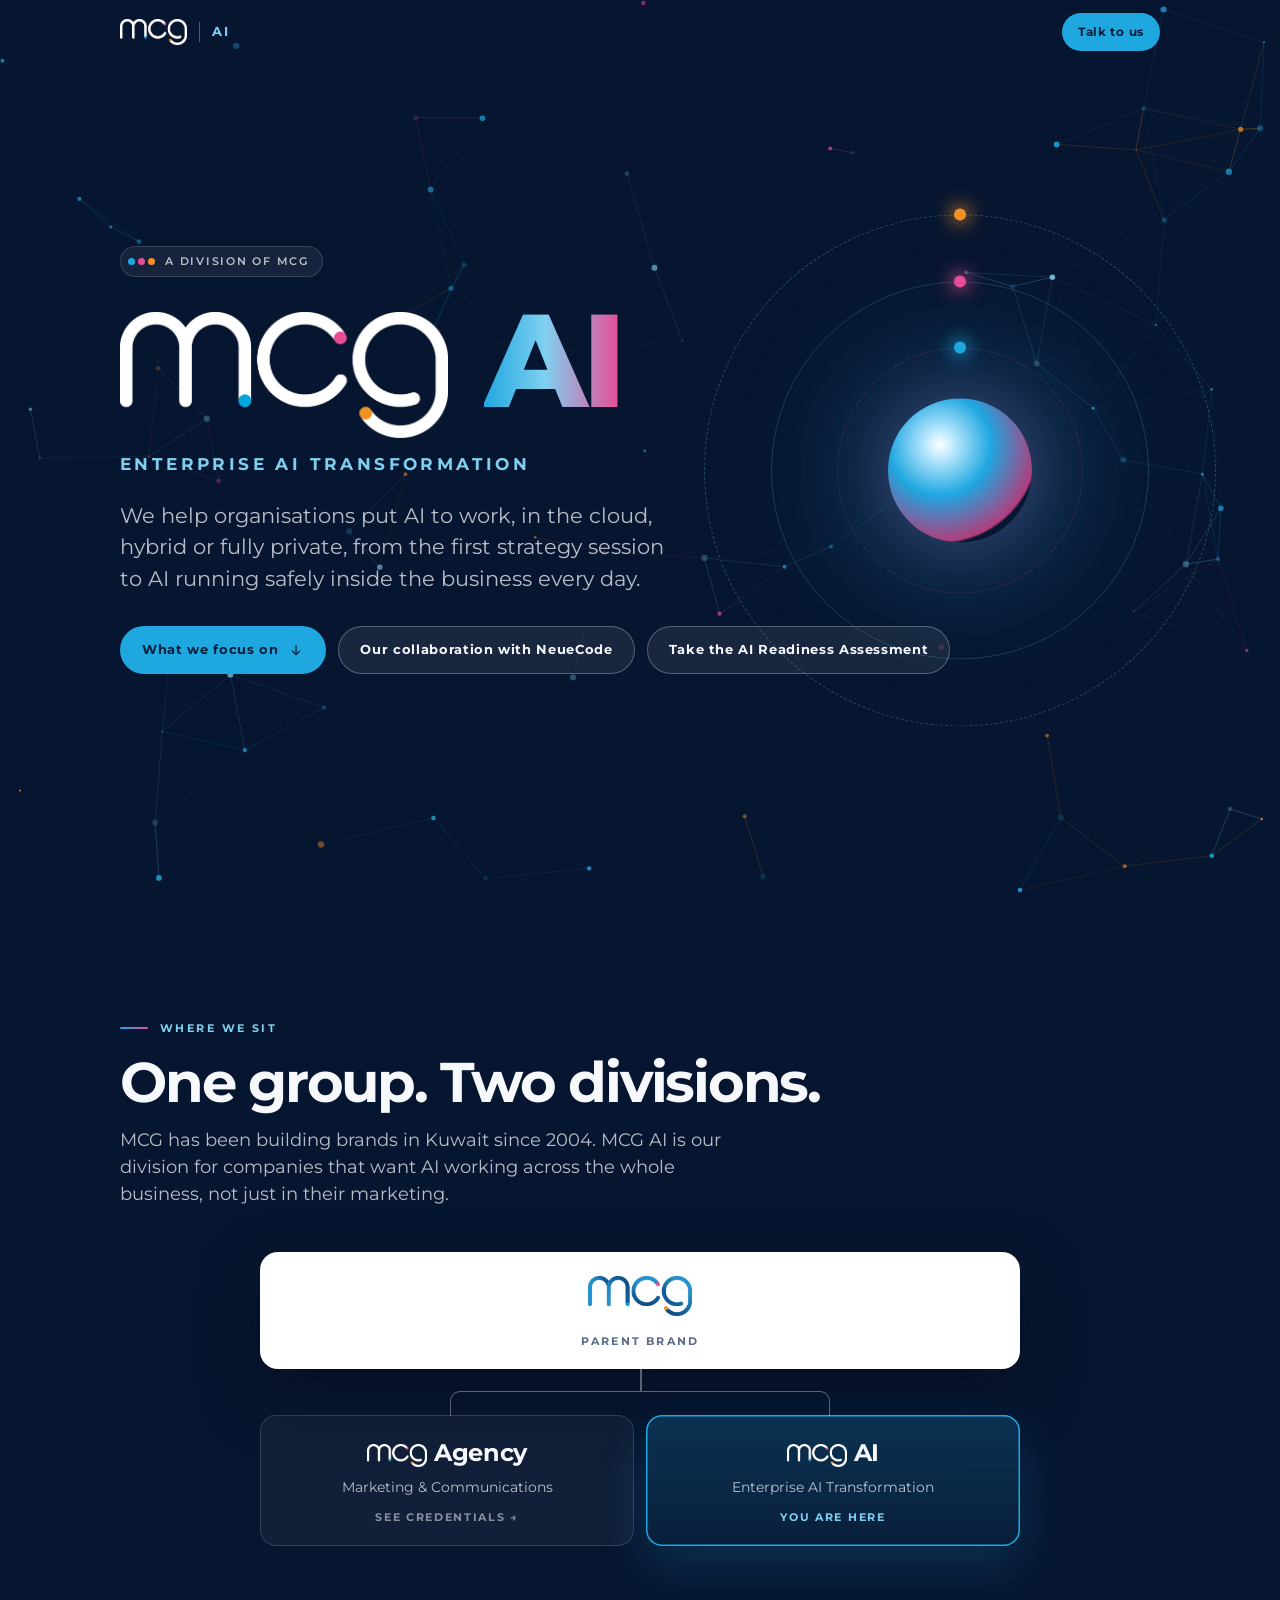
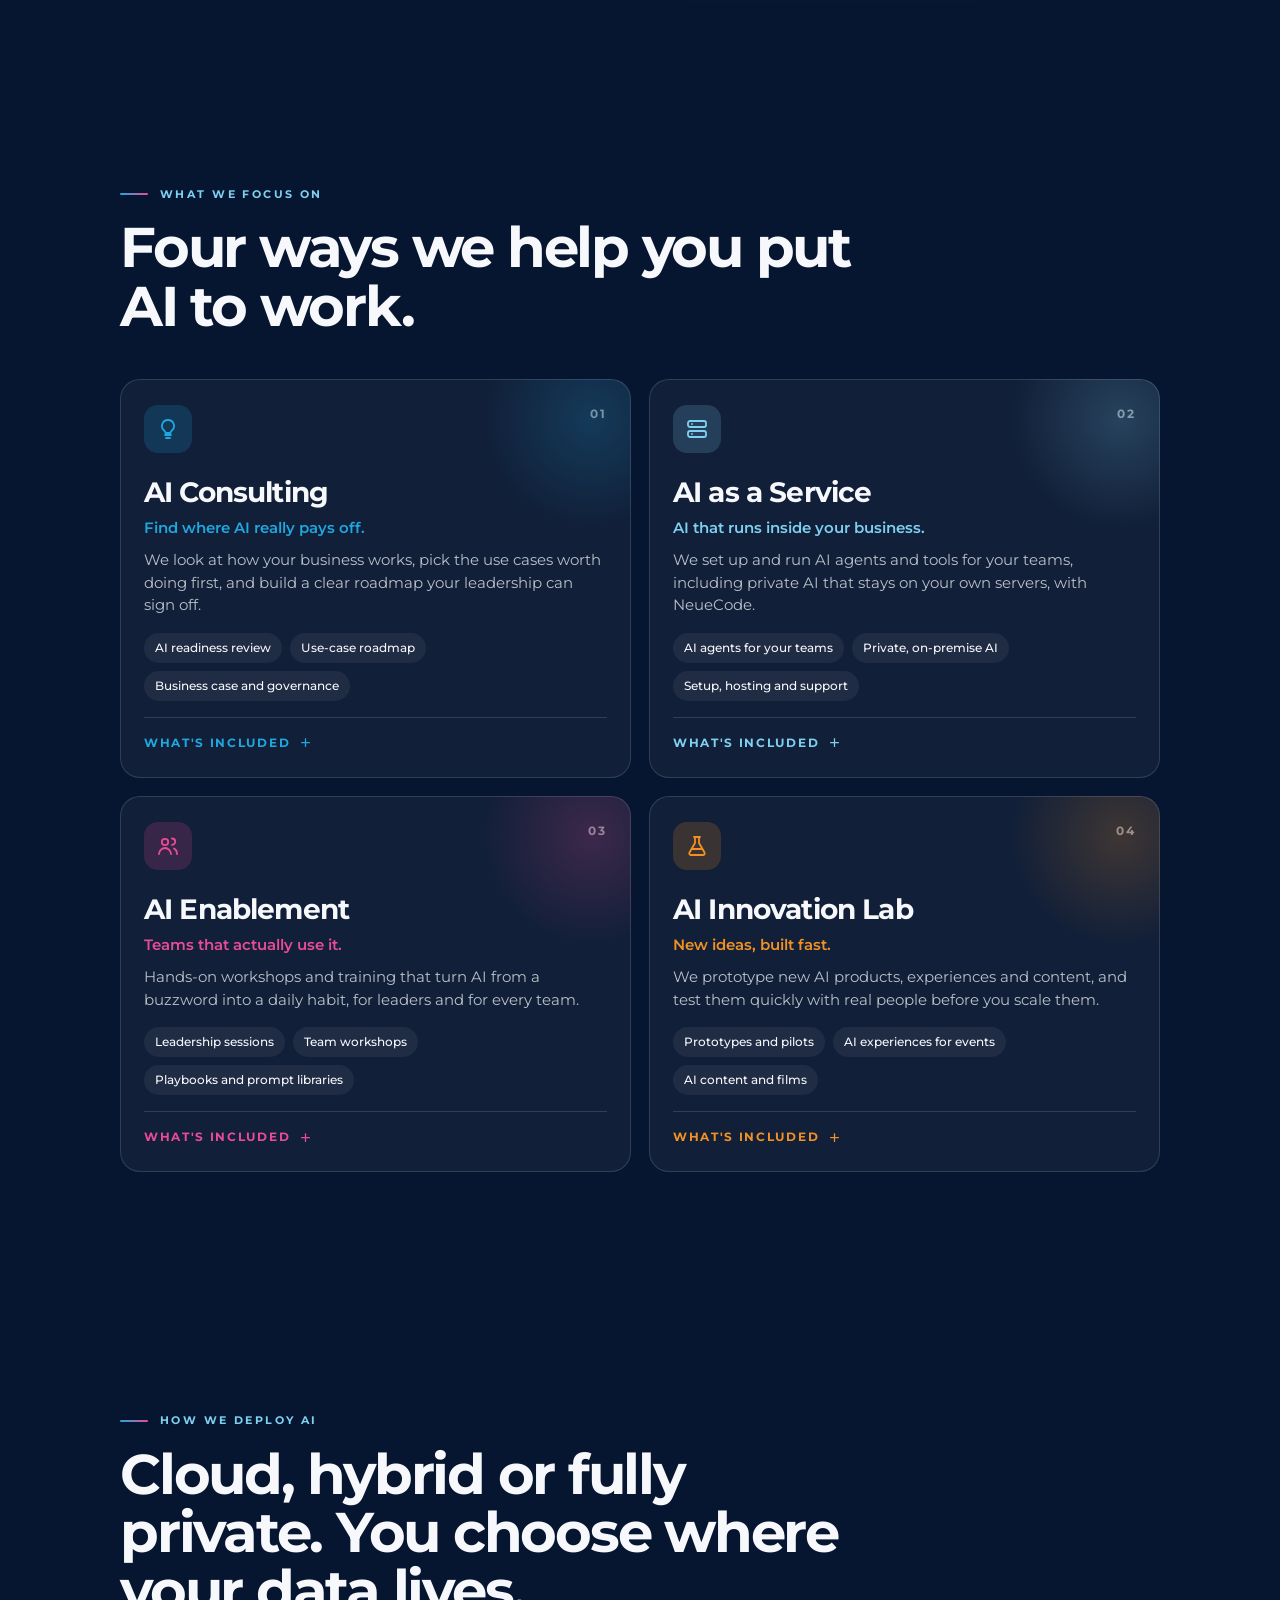
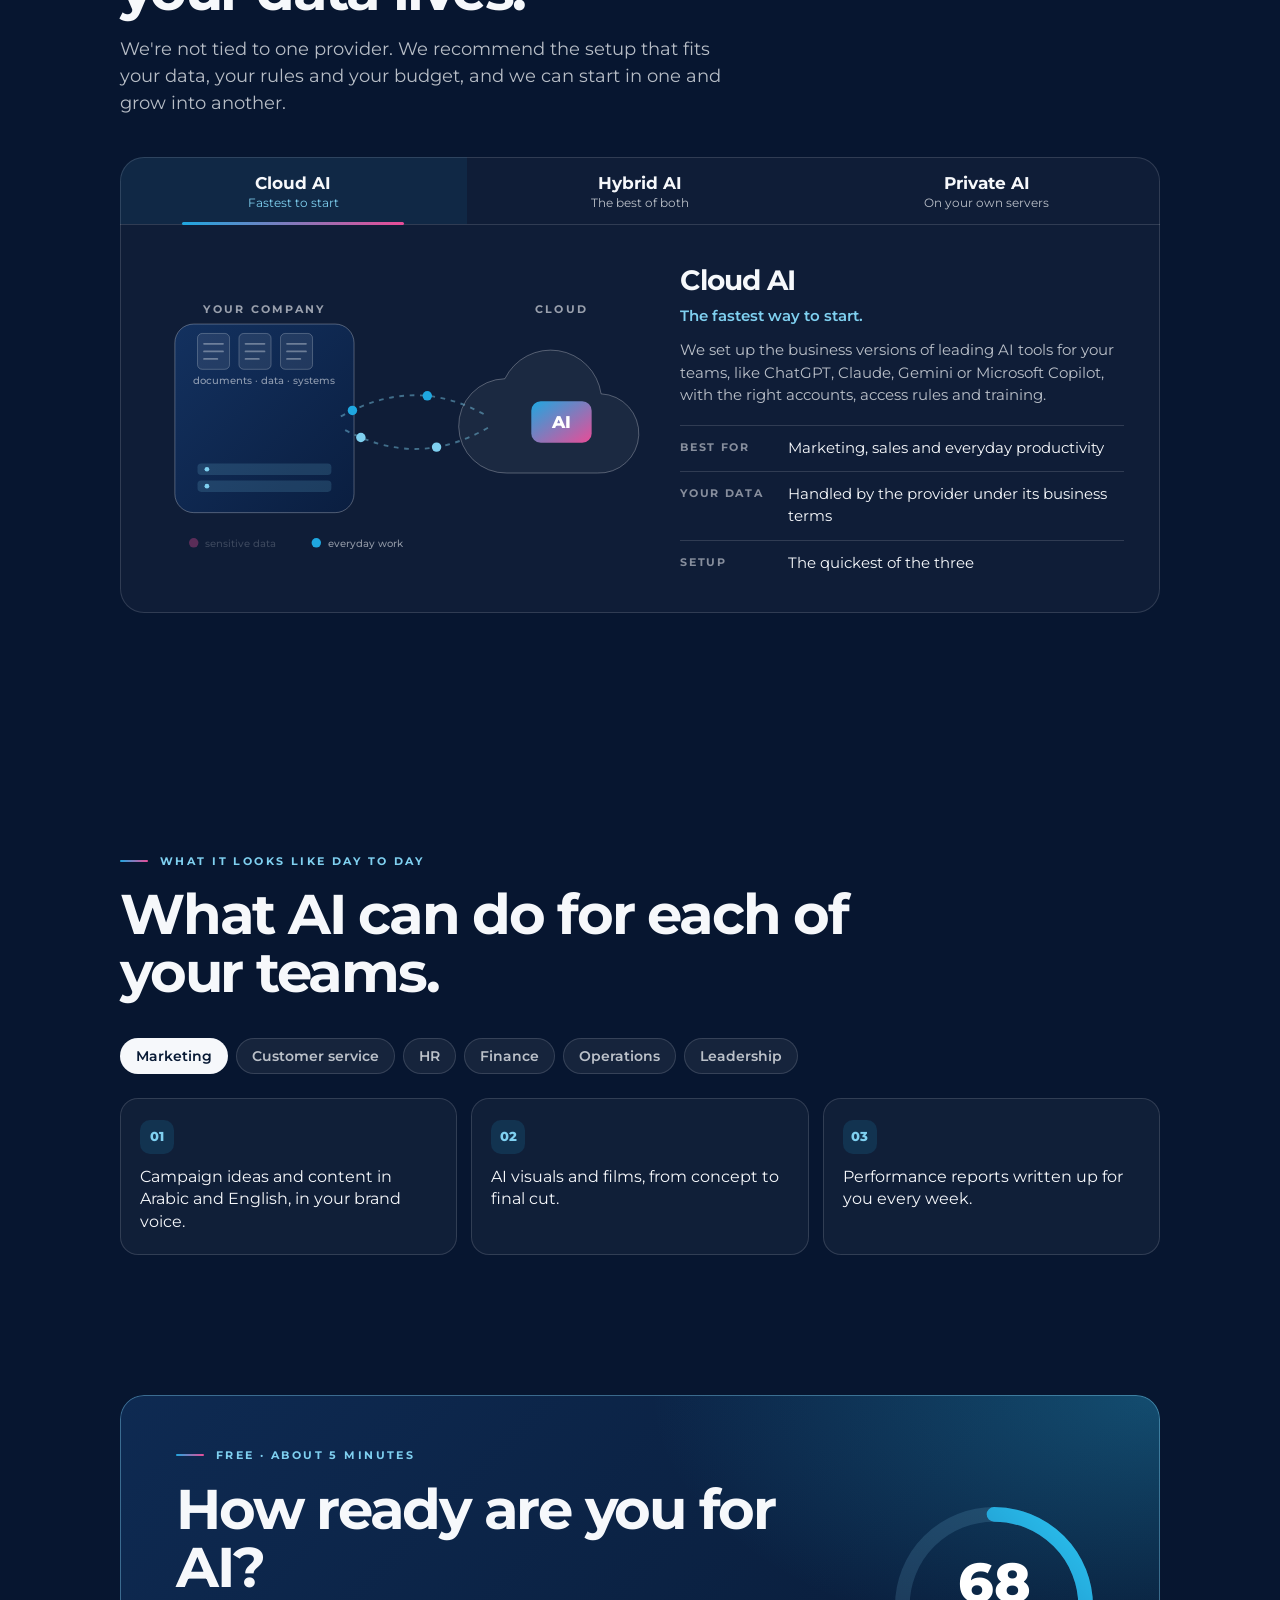
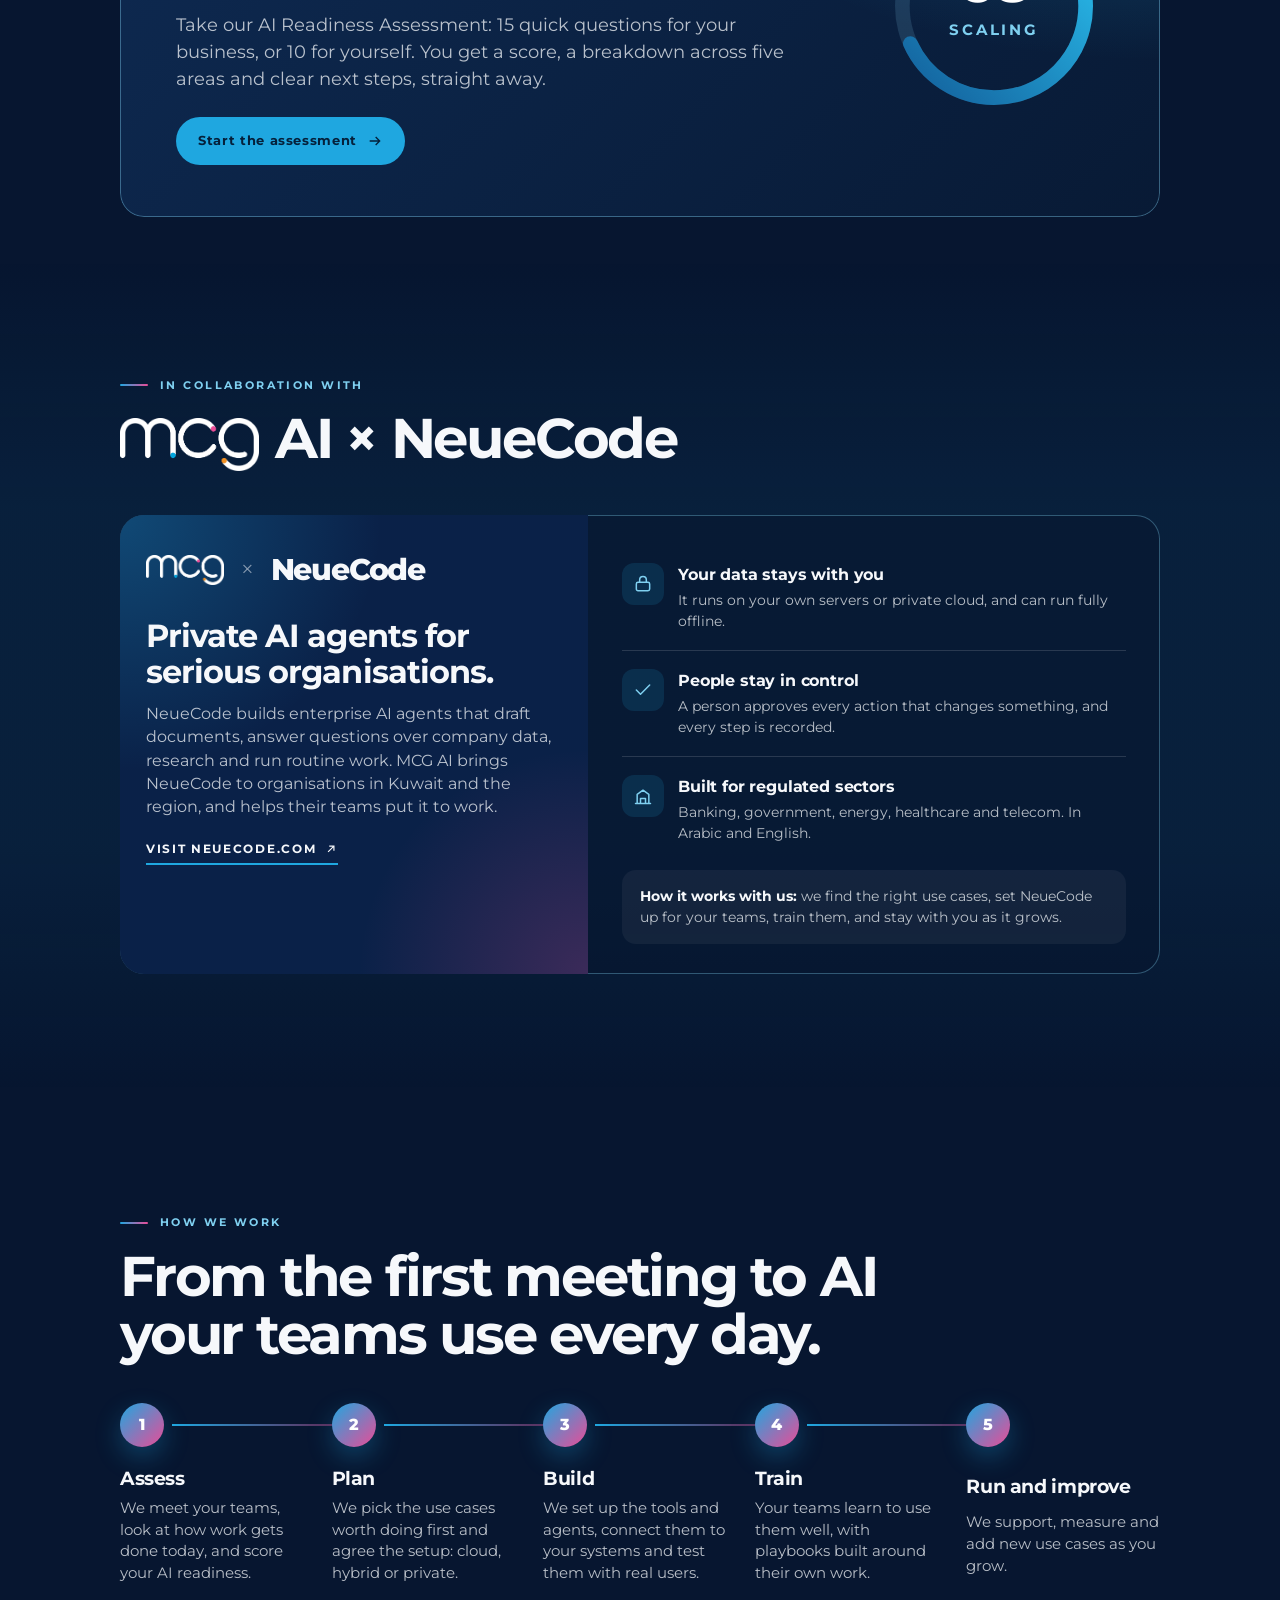
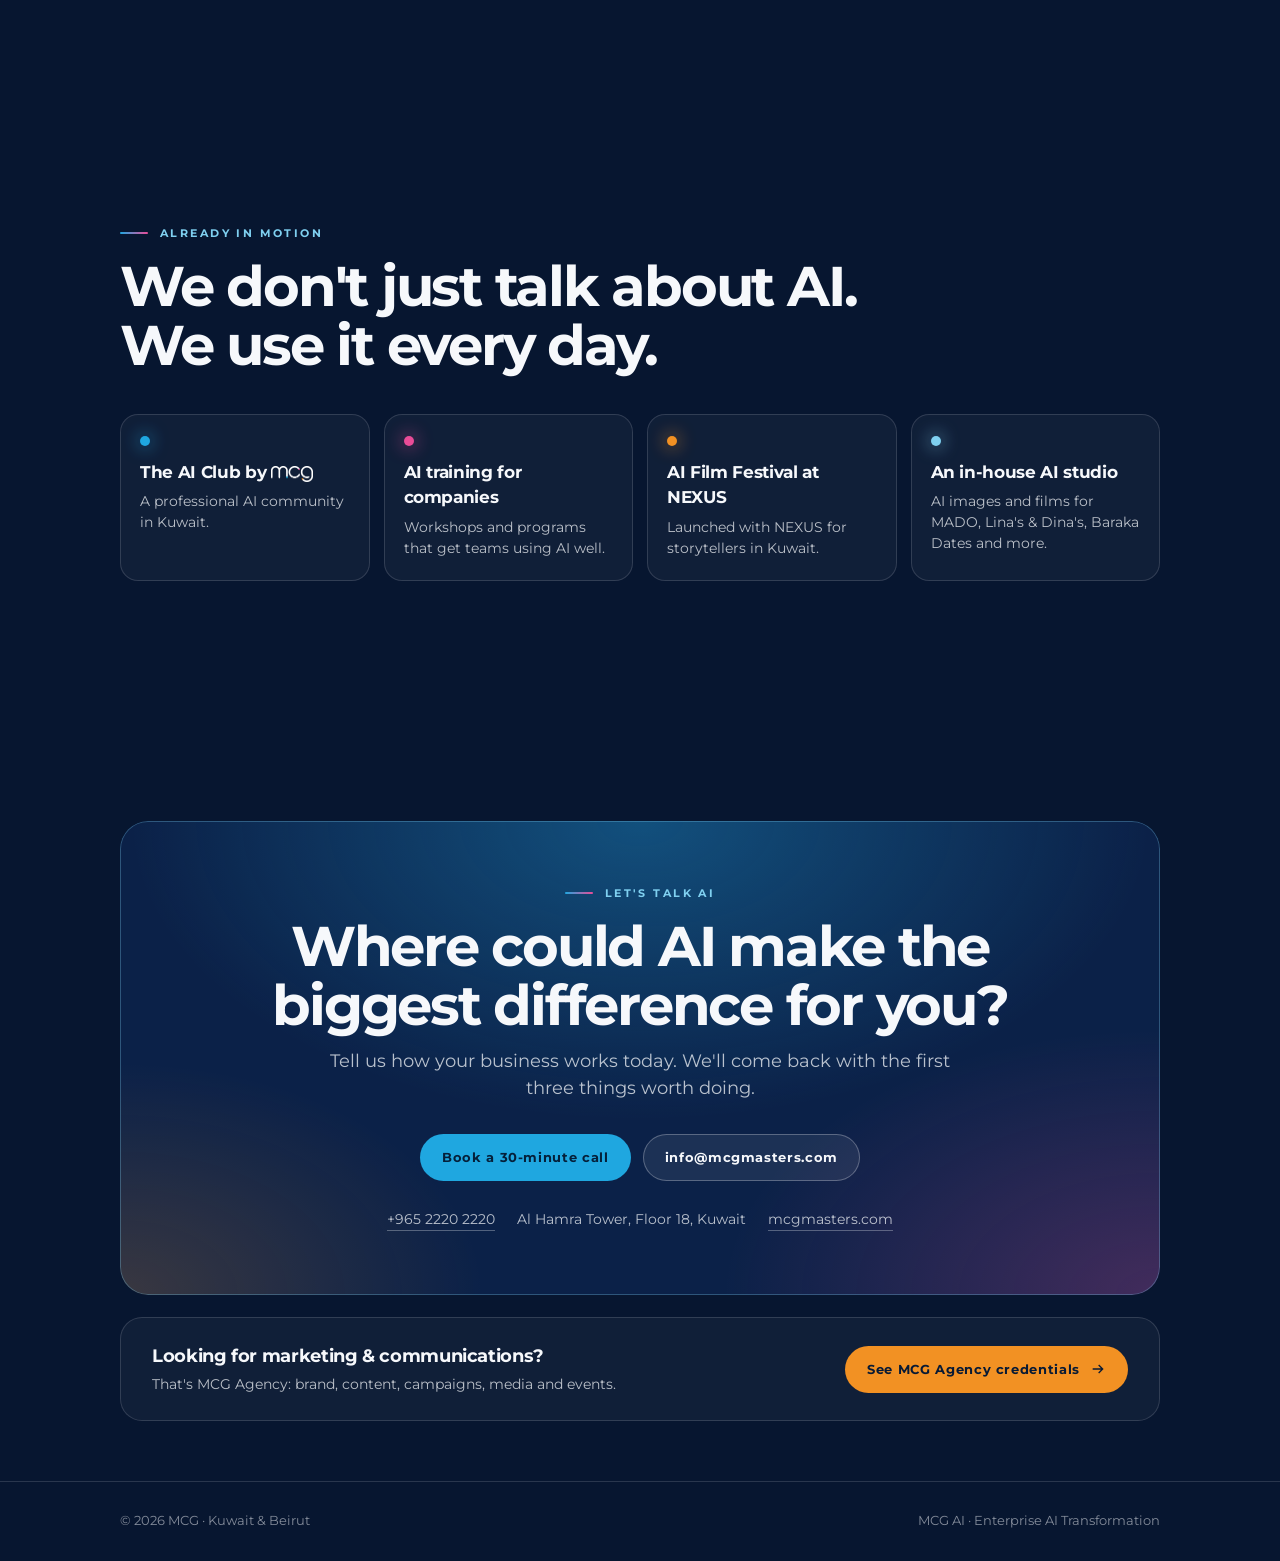
<file: ai.html>
<!doctype html>
<html lang="en">
<head>
<meta charset="utf-8">
<meta name="viewport" content="width=device-width,initial-scale=1,viewport-fit=cover">
<meta name="theme-color" content="#071630">
<title>MCG AI · Enterprise AI Transformation</title>
<meta name="description" content="MCG AI, the enterprise AI division of MCG: AI consulting, AI as a service, AI enablement and an AI innovation lab, in collaboration with NeueCode.">
<link rel="preconnect" href="https://fonts.googleapis.com">
<link rel="preconnect" href="https://fonts.gstatic.com" crossorigin>
<link rel="stylesheet" href="https://fonts.googleapis.com/css2?family=Montserrat:wght@400;500;600;700;800&display=swap">
<style>
:root{--navy:#071630;--navy-2:#0D2B52;--ink:#F6F8FB;--mist:rgba(246,248,251,.74);--mist-2:rgba(246,248,251,.52);--line:rgba(246,248,251,.14);--orange:#F29123;--pink:#E94C97;--blue:#1FA7E0;--sky:#7FD0F0;--f:'Montserrat','Helvetica Neue',Helvetica,Arial,sans-serif}
*{box-sizing:border-box;margin:0;padding:0}
html{scroll-behavior:smooth;-webkit-text-size-adjust:100%}
body{background:var(--navy);color:var(--ink);font-family:var(--f);line-height:1.5;-webkit-font-smoothing:antialiased;overflow-x:hidden}
a{color:inherit}
.wrap{width:100%;max-width:1120px;margin:0 auto;padding:0 20px}
@media (min-width:760px){.wrap{padding:0 40px}}

/* top bar */
.top{position:fixed;top:0;left:0;right:0;z-index:50;padding-top:env(safe-area-inset-top);transition:background .3s,box-shadow .3s}
.top.solid{background:rgba(7,22,48,.86);-webkit-backdrop-filter:blur(12px);backdrop-filter:blur(12px);box-shadow:0 1px 0 var(--line)}
.top .wrap{display:flex;align-items:center;justify-content:space-between;height:64px}
.brand{display:flex;align-items:center;gap:12px;text-decoration:none}
.brand img{height:26px;width:auto;display:block}
.brand span{padding-left:12px;border-left:1px solid rgba(246,248,251,.3);font-weight:700;font-size:13px;letter-spacing:.16em;text-transform:uppercase;color:var(--sky)}
.tbtn{display:inline-flex;align-items:center;gap:8px;padding:10px 16px;border-radius:999px;background:var(--blue);color:#05203A;font-weight:700;font-size:12px;letter-spacing:.06em;text-decoration:none;transition:transform .25s,box-shadow .25s}
.tbtn:hover{transform:translateY(-2px);box-shadow:0 10px 24px rgba(31,167,224,.35)}

/* hero */
.hero{position:relative;min-height:100vh;min-height:100svh;display:flex;align-items:center;overflow:hidden;padding:110px 0 90px}
#net{position:absolute;inset:0;width:100%;height:100%;display:block}
.hero::after{content:"";position:absolute;inset:0;background:radial-gradient(70% 60% at 25% 45%,rgba(7,22,48,.55),rgba(7,22,48,.15) 80%);pointer-events:none}
.orb{display:none}
@media (min-width:900px){.orb{display:block;position:absolute;right:5%;top:50%;width:min(40vw,540px);aspect-ratio:1;translate:0 -46%;z-index:1;pointer-events:none}}
.orb i{position:absolute;border-radius:50%}
.orb .r1{inset:0;border:1px dashed rgba(127,208,240,.28);animation:spin 60s linear infinite}
.orb .r2{inset:13%;border:1px solid rgba(127,208,240,.2);animation:spin 40s linear infinite reverse}
.orb .r3{inset:26%;border:1px dotted rgba(233,76,151,.35);animation:spin 30s linear infinite}
.orb b{position:absolute;inset:36%;border-radius:50%;background:radial-gradient(circle at 36% 32%,#fff 0%,#BFEAFF 10%,#1FA7E0 38%,rgba(233,76,151,.75) 72%,rgba(233,76,151,0) 74%);box-shadow:0 0 120px 30px rgba(31,167,224,.35),0 0 60px 10px rgba(233,76,151,.2);animation:breathe 4.5s ease-in-out infinite}
.orb span{position:absolute;animation:spin linear infinite}
.orb span::after{content:"";position:absolute;left:50%;top:-6px;width:12px;height:12px;margin-left:-6px;border-radius:50%;background:var(--c);box-shadow:0 0 18px 2px var(--c)}
.orb .s1{inset:0;--c:var(--orange);animation-duration:18s}
.orb .s2{inset:13%;--c:var(--pink);animation-duration:12s;animation-direction:reverse}
.orb .s3{inset:26%;--c:var(--blue);animation-duration:9s}
@keyframes spin{to{transform:rotate(360deg)}}
@keyframes breathe{50%{transform:scale(1.06);filter:brightness(1.15)}}
.hero .wrap{position:relative;z-index:2}
.crumb{display:inline-flex;align-items:center;gap:10px;margin-bottom:22px;padding:7px 14px 7px 8px;border-radius:999px;background:rgba(255,255,255,.06);box-shadow:inset 0 0 0 1px var(--line);font-weight:600;font-size:11px;letter-spacing:.16em;text-transform:uppercase;color:var(--mist)}
.crumb i{display:inline-flex;gap:3px}
.crumb i b{width:7px;height:7px;border-radius:50%}
h1{font-weight:800;font-size:clamp(56px,16vw,132px);line-height:.92;letter-spacing:-.05em}
h1 em{font-style:normal;background:linear-gradient(90deg,var(--blue),var(--sky) 45%,var(--pink));-webkit-background-clip:text;background-clip:text;color:transparent}
.sub{margin-top:14px;font-weight:700;font-size:clamp(13px,3.4vw,17px);letter-spacing:.2em;text-transform:uppercase;color:var(--sky)}
.lede{margin-top:22px;max-width:560px;font-size:clamp(17px,4.4vw,21px);line-height:1.5;color:var(--mist)}
.ctas{margin-top:32px;display:flex;flex-wrap:wrap;gap:12px}
.btn{display:inline-flex;align-items:center;gap:10px;padding:14px 22px;border-radius:999px;font-weight:700;font-size:13px;letter-spacing:.05em;text-decoration:none;transition:transform .25s,box-shadow .25s,background .25s}
.btn svg{width:16px;height:16px}
.btn.pri{background:var(--blue);color:#05203A}
.btn.pri:hover{transform:translateY(-2px);box-shadow:0 12px 28px rgba(31,167,224,.35)}
.btn.sec{background:rgba(255,255,255,.07);box-shadow:inset 0 0 0 1px rgba(246,248,251,.28);color:var(--ink)}
.btn.sec:hover{background:rgba(255,255,255,.13)}
.nexus{position:absolute;left:0;right:0;bottom:calc(22px + env(safe-area-inset-bottom));z-index:2}
.nexus p{display:inline-flex;align-items:center;gap:10px;font-weight:600;font-size:11.5px;letter-spacing:.14em;text-transform:uppercase;color:var(--mist)}
.nexus p i{width:8px;height:8px;border-radius:50%;background:var(--pink);box-shadow:0 0 0 0 rgba(233,76,151,.7);animation:ping 1.8s infinite}
@keyframes ping{70%{box-shadow:0 0 0 10px rgba(233,76,151,0)}100%{box-shadow:0 0 0 0 rgba(233,76,151,0)}}

/* the logo stands in for "MCG" in titles */
.lg{display:inline-block;height:.96em;width:auto;vertical-align:-.24em;margin-right:.04em}

/* sections */
section{position:relative;padding:84px 0}
@media (min-width:760px){section{padding:120px 0}}
.k{display:flex;align-items:center;gap:12px;margin-bottom:16px;font-weight:700;font-size:11px;letter-spacing:.22em;text-transform:uppercase;color:var(--sky)}
.k::before{content:"";width:28px;height:2px;border-radius:2px;background:linear-gradient(90deg,var(--blue),var(--pink))}
h2{font-weight:700;font-size:clamp(32px,8vw,56px);line-height:1.04;letter-spacing:-.04em;max-width:760px}
.intro-p{margin-top:16px;max-width:620px;font-size:clamp(16px,4vw,18px);color:var(--mist)}

/* structure */
.org{margin-top:44px;display:flex;flex-direction:column;align-items:center}
.org .par{width:100%;max-width:760px;padding:24px 22px 20px;border-radius:18px;background:#fff;box-shadow:0 24px 60px rgba(3,10,25,.5);text-align:center}
.org .par img{height:40px;width:auto}
.org .par span{display:block;margin-top:10px;font-weight:700;font-size:11px;letter-spacing:.2em;text-transform:uppercase;color:#5A6B85}
.org .br{position:relative;width:100%;max-width:760px;height:46px}
.org .br::before{content:"";position:absolute;left:50%;top:0;width:1.5px;height:22px;background:rgba(246,248,251,.35)}
.org .br::after{content:"";position:absolute;left:25%;right:25%;top:22px;height:24px;border:1.5px solid rgba(246,248,251,.35);border-bottom:0;border-radius:10px 10px 0 0}
.org .two{display:grid;grid-template-columns:1fr 1fr;gap:12px;width:100%;max-width:760px}
.org .div{display:flex;flex-direction:column;gap:6px;padding:20px 16px;border-radius:16px;text-align:center;text-decoration:none;background:rgba(255,255,255,.04);box-shadow:inset 0 0 0 1px var(--line);transition:transform .3s,background .3s}
.org .div b{font-weight:700;font-size:clamp(17px,4.6vw,24px);letter-spacing:-.02em}
.org .div span{font-size:clamp(11.5px,3vw,14px);color:var(--mist)}
.org .div em{margin-top:6px;font-style:normal;font-weight:700;font-size:10.5px;letter-spacing:.16em;text-transform:uppercase;color:var(--mist-2)}
.org .div.ag:hover{transform:translateY(-3px);background:rgba(242,145,35,.08)}
.org .div.on{background:linear-gradient(180deg,rgba(31,167,224,.2),rgba(31,167,224,.06));box-shadow:inset 0 0 0 1.5px var(--blue),0 20px 50px rgba(31,167,224,.18)}
.org .div.on em{color:var(--sky)}

/* verticals */
.vgrid{margin-top:44px;display:grid;grid-template-columns:1fr;gap:14px}
@media (min-width:760px){.vgrid{grid-template-columns:1fr 1fr;gap:18px}}
.v{position:relative;padding:26px 24px 24px;border-radius:20px;background:rgba(255,255,255,.04);box-shadow:inset 0 0 0 1px var(--line);overflow:hidden;transition:transform .35s,background .35s}
.v:hover{transform:translateY(-4px);background:rgba(255,255,255,.07)}
.v::after{content:"";position:absolute;right:-70px;top:-70px;width:220px;height:220px;border-radius:50%;background:radial-gradient(closest-side,var(--c),transparent);opacity:.2;pointer-events:none}
.v .ic{width:48px;height:48px;border-radius:14px;display:grid;place-items:center;background:color-mix(in srgb,var(--c) 18%,transparent);color:var(--c)}
.v .ic svg{width:24px;height:24px}
.v .n{position:absolute;right:24px;top:26px;font-weight:700;font-size:12px;letter-spacing:.18em;color:var(--mist-2)}
.v h3{margin-top:18px;font-weight:700;font-size:clamp(22px,5.6vw,28px);letter-spacing:-.03em}
.v .t{margin-top:4px;font-weight:600;font-size:15px;color:var(--c)}
.v p{margin-top:10px;font-size:15px;color:var(--mist)}
.v ul{margin-top:16px;list-style:none;display:flex;flex-wrap:wrap;gap:8px}
.v li{padding:6px 11px;border-radius:999px;background:rgba(255,255,255,.06);font-weight:500;font-size:12px;color:var(--ink)}

/* partner */
.partner{background:linear-gradient(180deg,transparent,rgba(31,167,224,.07) 30%,rgba(31,167,224,.07) 70%,transparent)}
.pcard{margin-top:44px;display:grid;grid-template-columns:1fr;border-radius:24px;overflow:hidden;box-shadow:inset 0 0 0 1px rgba(127,208,240,.35);background:rgba(7,22,48,.6)}
@media (min-width:900px){.pcard{grid-template-columns:.9fr 1.1fr}}
.pl{position:relative;padding:32px 26px;background:radial-gradient(80% 80% at 0% 0%,rgba(31,167,224,.3),transparent 70%),radial-gradient(70% 70% at 100% 100%,rgba(233,76,151,.22),transparent 70%),#0A2148;overflow:hidden}
.lock{display:flex;align-items:center;gap:16px;flex-wrap:wrap}
.lock img{height:30px;width:auto}
.lock .x{font-weight:300;font-size:26px;color:var(--mist-2)}
.lock .nc{font-weight:800;font-size:30px;letter-spacing:-.04em}
.pl h3{margin-top:26px;font-weight:700;font-size:clamp(24px,6vw,32px);line-height:1.12;letter-spacing:-.03em}
.pl p{margin-top:12px;font-size:15.5px;color:var(--mist)}
.pl a.ext{margin-top:22px;display:inline-flex;align-items:center;gap:8px;font-weight:700;font-size:12px;letter-spacing:.14em;text-transform:uppercase;text-decoration:none;padding-bottom:5px;border-bottom:2px solid var(--blue)}
.pl a.ext svg{width:14px;height:14px}
.pr{padding:14px 26px 26px;display:flex;flex-direction:column}
@media (min-width:900px){.pr{padding:30px 34px}}
.pt{display:grid;grid-template-columns:42px 1fr;gap:14px;padding:18px 0;border-bottom:1px solid var(--line)}
.pt:last-of-type{border-bottom:0}
.pt i{width:42px;height:42px;border-radius:12px;display:grid;place-items:center;background:rgba(31,167,224,.14);color:var(--sky)}
.pt i svg{width:20px;height:20px}
.pt b{display:block;font-weight:700;font-size:16px;letter-spacing:-.01em}
.pt span{display:block;margin-top:3px;font-size:14px;color:var(--mist)}
.how{margin-top:8px;padding:16px 18px;border-radius:14px;background:rgba(255,255,255,.05);font-size:14px;color:var(--mist)}
.how b{color:var(--ink)}


/* what's included */
.more{margin-top:16px;border-top:1px solid var(--line);padding-top:12px}
.more summary{list-style:none;display:inline-flex;align-items:center;gap:8px;cursor:pointer;font-weight:700;font-size:12px;letter-spacing:.14em;text-transform:uppercase;color:var(--c)}
.more summary::-webkit-details-marker{display:none}
.more summary svg{width:15px;height:15px;transition:transform .3s}
.more[open] summary svg{transform:rotate(45deg)}
.inc{margin-top:12px;list-style:none;display:grid;gap:9px}
.inc li{position:relative;padding-left:22px;font-size:14.5px;line-height:1.45;color:var(--ink)}
.inc li::before{content:"";position:absolute;left:2px;top:.5em;width:9px;height:9px;border-radius:50%;background:var(--c);box-shadow:0 0 10px var(--c)}

/* deploy */
.dep{margin-top:40px;border-radius:24px;background:rgba(255,255,255,.03);box-shadow:inset 0 0 0 1px var(--line);overflow:hidden}
.dtabs{display:grid;grid-template-columns:repeat(3,1fr);border-bottom:1px solid var(--line)}
.dtabs button{appearance:none;border:0;background:transparent;color:var(--mist);font-family:inherit;padding:16px 8px 14px;cursor:pointer;display:flex;flex-direction:column;align-items:center;gap:3px;position:relative;transition:background .3s,color .3s}
.dtabs button b{font-weight:700;font-size:clamp(14px,3.6vw,17px);color:var(--ink)}
.dtabs button span{font-size:11.5px}
.dtabs button::after{content:"";position:absolute;left:18%;right:18%;bottom:-1px;height:3px;border-radius:3px;background:linear-gradient(90deg,var(--blue),var(--pink));transform:scaleX(0);transition:transform .35s}
.dtabs button[aria-selected="true"]{background:rgba(31,167,224,.08);color:var(--sky)}
.dtabs button[aria-selected="true"]::after{transform:scaleX(1)}
.dbody{display:grid;grid-template-columns:1fr;gap:6px;padding:22px 18px 26px}
@media (min-width:900px){.dbody{grid-template-columns:1.05fr .95fr;gap:34px;padding:34px 36px 38px;align-items:center}}
.dvis svg{width:100%;height:auto;display:block}
#dsvg .lbl{font:700 12px var(--f);letter-spacing:.2em;fill:rgba(246,248,251,.6)}
#dsvg .sm{font:500 11px var(--f);fill:rgba(246,248,251,.55)}
#dsvg .sm.pk{fill:#F36FAE}
#dsvg .ai{font:800 18px var(--f);fill:#fff}
#dsvg .srv rect{fill:rgba(127,208,240,.16)}#dsvg .srv circle{fill:#7FD0F0}
#dsvg .docs rect{fill:rgba(255,255,255,.08);stroke:rgba(246,248,251,.25)}#dsvg .docs path{stroke:rgba(246,248,251,.35);stroke-width:2;stroke-linecap:round}
#dsvg .ln{fill:none;stroke:rgba(127,208,240,.45);stroke-width:2;stroke-dasharray:5 6}
#dsvg .d1{fill:#1FA7E0}#dsvg .d2{fill:#7FD0F0}#dsvg .d3{fill:#E94C97}
#dsvg g{transition:opacity .45s}
#dsvg .cut,#dsvg .chip-co,#dsvg .inside{opacity:0}
#dsvg.m-hybrid .chip-co,#dsvg.m-hybrid .inside{opacity:1}
#dsvg.m-private .chip-co,#dsvg.m-private .inside,#dsvg.m-private .cut{opacity:1}
#dsvg.m-private .flow,#dsvg.m-private .chip-cl,#dsvg.m-private .link{opacity:0}
#dsvg.m-private .cl{opacity:.35}
#dsvg.m-cloud .lg2 circle.d3,#dsvg.m-cloud .lg2 text:nth-of-type(1){opacity:.35}
.dtxt h3{font-weight:700;font-size:clamp(22px,5.6vw,28px);letter-spacing:-.03em}
.dtxt .t{margin-top:4px;font-weight:600;font-size:15px;color:var(--sky)}
.dtxt p.d{margin-top:12px;font-size:15px;color:var(--mist)}
.dtxt dl{margin-top:18px;display:grid;gap:12px}
.dtxt dl div{display:grid;grid-template-columns:96px 1fr;gap:12px;padding-top:12px;border-top:1px solid var(--line)}
.dtxt dt{font-weight:700;font-size:10.5px;letter-spacing:.16em;text-transform:uppercase;color:var(--mist-2);padding-top:2px}
.dtxt dd{font-size:14.5px;color:var(--ink)}
.dtxt.sw{animation:swIn .45s cubic-bezier(.2,.8,.2,1)}
@keyframes swIn{from{opacity:0;transform:translateY(8px)}}

/* teams */
.tm{margin-top:36px}
.ttabs{display:flex;gap:8px;overflow-x:auto;padding-bottom:6px;scrollbar-width:none;-webkit-overflow-scrolling:touch}
.ttabs::-webkit-scrollbar{display:none}
.ttabs button{flex:none;appearance:none;border:0;font-family:inherit;cursor:pointer;padding:10px 16px;border-radius:999px;background:rgba(255,255,255,.06);box-shadow:inset 0 0 0 1px var(--line);color:var(--mist);font-weight:600;font-size:13.5px;transition:background .25s,color .25s}
.ttabs button[aria-selected="true"]{background:var(--ink);color:#081A35;box-shadow:none}
.tcards{margin-top:18px;display:grid;grid-template-columns:1fr;gap:12px}
@media (min-width:760px){.tcards{grid-template-columns:repeat(3,1fr);gap:14px}}
.tc{padding:22px 20px;border-radius:18px;background:rgba(255,255,255,.04);box-shadow:inset 0 0 0 1px var(--line);animation:swIn .45s cubic-bezier(.2,.8,.2,1) both;animation-delay:calc(var(--i)*.06s)}
.tc i{display:grid;place-items:center;width:34px;height:34px;border-radius:10px;background:rgba(31,167,224,.14);color:var(--sky);font-style:normal;font-weight:800;font-size:13px}
.tc p{margin-top:12px;font-size:15.5px;line-height:1.45;color:var(--ink)}

/* how we work */
.steps{margin-top:40px;list-style:none;display:grid;grid-template-columns:1fr;gap:0;position:relative}
.steps li{position:relative;display:grid;grid-template-columns:44px 1fr;column-gap:16px;padding:0 0 26px}
.steps li::before{content:"";position:absolute;left:21px;top:44px;bottom:0;width:2px;background:linear-gradient(var(--blue),rgba(233,76,151,.4))}
.steps li:last-child::before{display:none}
.steps i{grid-row:span 2;display:grid;place-items:center;width:44px;height:44px;border-radius:50%;background:linear-gradient(135deg,var(--blue),var(--pink));font-style:normal;font-weight:800;font-size:16px;color:#fff;box-shadow:0 10px 26px rgba(31,167,224,.3)}
.steps b{font-weight:700;font-size:19px;letter-spacing:-.02em;padding-top:2px}
.steps span{margin-top:4px;font-size:14.5px;color:var(--mist)}
@media (min-width:900px){
  .steps{grid-template-columns:repeat(5,1fr);gap:18px}
  .steps li{grid-template-columns:1fr;padding:0}
  .steps li::before{left:52px;right:-18px;top:21px;bottom:auto;width:auto;height:2px;background:linear-gradient(90deg,var(--blue),rgba(233,76,151,.4))}
  .steps i{grid-row:auto}
  .steps b{margin-top:16px}
}


/* assessment band */
.assess-wrap{padding-top:20px;padding-bottom:40px}
.assess{display:grid;grid-template-columns:1fr;gap:24px;align-items:center;padding:34px 26px;border-radius:24px;text-decoration:none;color:var(--ink);background:radial-gradient(70% 90% at 100% 0%,rgba(43,196,242,.28),transparent 70%),linear-gradient(135deg,#0E2A52,#081A35);box-shadow:inset 0 0 0 1px rgba(127,208,240,.4);transition:transform .35s,box-shadow .35s}
.assess:hover{transform:translateY(-4px);box-shadow:inset 0 0 0 1px rgba(127,208,240,.7),0 24px 60px rgba(31,167,224,.2)}
@media (min-width:760px){.assess{grid-template-columns:1fr auto;padding:52px 56px}}
.assess .btn{margin-top:24px}
.as-r svg{width:min(220px,50vw);height:auto;display:block;margin:0 auto}
.as-arc{animation:asArc 3.2s cubic-bezier(.2,.8,.2,1) infinite alternate}
@keyframes asArc{from{stroke-dashoffset:300}to{stroke-dashoffset:100}}
.as-n{font:800 30px var(--f);fill:#fff}
.as-s{font:700 8px var(--f);letter-spacing:.2em;fill:var(--sky)}

/* already */
.agrid{margin-top:40px;display:grid;grid-template-columns:1fr;gap:12px}
@media (min-width:760px){.agrid{grid-template-columns:repeat(4,1fr);gap:14px}}
.a{padding:22px 20px;border-radius:18px;background:rgba(255,255,255,.04);box-shadow:inset 0 0 0 1px var(--line)}
.a i{display:block;width:10px;height:10px;border-radius:50%;background:var(--c);box-shadow:0 0 18px var(--c)}
.a b{display:block;margin-top:14px;font-weight:700;font-size:17px;letter-spacing:-.02em}
.a span{display:block;margin-top:6px;font-size:14px;color:var(--mist)}

/* contact */
.talk{padding-bottom:60px}
.tbox{position:relative;padding:40px 24px;border-radius:28px;text-align:center;overflow:hidden;background:radial-gradient(70% 90% at 50% 0%,rgba(31,167,224,.35),transparent 70%),radial-gradient(60% 80% at 100% 100%,rgba(233,76,151,.25),transparent 70%),radial-gradient(50% 70% at 0% 100%,rgba(242,145,35,.2),transparent 70%),#0B2148;box-shadow:inset 0 0 0 1px rgba(127,208,240,.3)}
@media (min-width:760px){.tbox{padding:64px 48px}}
.tbox h2{margin:0 auto}
.tbox .intro-p{margin:14px auto 0}
.tbox .ctas{justify-content:center}
.cinfo{margin-top:28px;display:flex;flex-wrap:wrap;justify-content:center;gap:10px 22px;font-size:14px;color:var(--mist)}
.cinfo a{text-decoration:none;border-bottom:1px solid rgba(246,248,251,.3)}
.agency{margin-top:22px;display:flex;flex-direction:column;align-items:center;gap:14px;padding:26px 22px;border-radius:22px;background:rgba(255,255,255,.04);box-shadow:inset 0 0 0 1px var(--line);text-align:center}
@media (min-width:760px){.agency{flex-direction:row;justify-content:space-between;text-align:left;padding:26px 32px}}
.agency b{display:block;font-weight:700;font-size:18px;letter-spacing:-.02em}
.agency span{display:block;margin-top:4px;font-size:14px;color:var(--mist)}
.agency .btn{background:var(--orange);color:#081A35}
.agency .btn:hover{transform:translateY(-2px);box-shadow:0 12px 28px rgba(242,145,35,.35)}
footer{padding:30px 0 calc(30px + env(safe-area-inset-bottom));border-top:1px solid var(--line);font-size:12.5px;color:var(--mist-2)}
footer .wrap{display:flex;flex-wrap:wrap;justify-content:space-between;gap:8px}

/* reveal on scroll */
.rv{opacity:0;transform:translateY(24px);transition:opacity .8s cubic-bezier(.2,.8,.2,1),transform .8s cubic-bezier(.2,.8,.2,1);transition-delay:var(--d,0s)}
.rv.in{opacity:1;transform:none}
@media (prefers-reduced-motion:reduce){.rv{opacity:1;transform:none;transition:none}.nexus p i,.orb *{animation:none}}
</style>
</head>
<body>
<header class="top" id="top">
  <div class="wrap">
    <a class="brand" href="./?nointro" aria-label="MCG home"><img src="assets/logo_white.webp" alt="MCG"><span>AI</span></a>
    <a class="tbtn" href="#talk">Talk to us</a>
  </div>
</header>

<div class="hero">
  <canvas id="net" aria-hidden="true"></canvas>
  <div class="orb" aria-hidden="true"><i class="r1"></i><i class="r2"></i><i class="r3"></i><b></b><span class="s1"></span><span class="s2"></span><span class="s3"></span></div>
  <div class="wrap">
    <p class="crumb rv"><i><b style="background:var(--blue)"></b><b style="background:var(--pink)"></b><b style="background:var(--orange)"></b></i>A division of MCG</p>
    <h1 class="rv" style="--d:.08s"><img class="lg" src="assets/logo_white.webp" alt="MCG"> <em>AI</em></h1>
    <p class="sub rv" style="--d:.16s">Enterprise AI Transformation</p>
    <p class="lede rv" style="--d:.24s">We help organisations put AI to work, in the cloud, hybrid or fully private, from the first strategy session to AI running safely inside the business every day.</p>
    <div class="ctas rv" style="--d:.32s">
      <a class="btn pri" href="#focus">What we focus on <svg viewBox="0 0 24 24" fill="none" stroke="currentColor" stroke-width="2" aria-hidden="true"><path d="M12 5v14M6 13l6 6 6-6"/></svg></a>
      <a class="btn sec" href="#neuecode">Our collaboration with NeueCode</a>
      <a class="btn sec" href="assessment/">Take the AI Readiness Assessment</a>
    </div>
  </div>
  <div class="nexus" id="nexus" hidden><div class="wrap"><p><i></i>Meet us at NEXUS · The Arena Kuwait · 26–28 Nov</p></div></div>
</div>

<section id="group">
  <div class="wrap">
    <p class="k rv">Where we sit</p>
    <h2 class="rv">One group. Two divisions.</h2>
    <p class="intro-p rv">MCG has been building brands in Kuwait since 2004. MCG AI is our division for companies that want AI working across the whole business, not just in their marketing.</p>
    <div class="org rv" style="--d:.1s">
      <div class="par"><img src="assets/logo_color.webp" alt="MCG"><span>Parent brand</span></div>
      <div class="br" aria-hidden="true"></div>
      <div class="two">
        <a class="div ag" href="./?nointro"><b><img class="lg" src="assets/logo_white.webp" alt="MCG"> Agency</b><span>Marketing &amp; Communications</span><em>See credentials →</em></a>
        <div class="div on"><b><img class="lg" src="assets/logo_white.webp" alt="MCG"> AI</b><span>Enterprise AI Transformation</span><em>You are here</em></div>
      </div>
    </div>
  </div>
</section>

<section id="focus">
  <div class="wrap">
    <p class="k rv">What we focus on</p>
    <h2 class="rv">Four ways we help you put AI to work.</h2>
    <div class="vgrid">
      <article class="v rv" style="--c:var(--blue)">
        <span class="n">01</span>
        <span class="ic"><svg viewBox="0 0 24 24" fill="none" stroke="currentColor" stroke-width="1.8" stroke-linecap="round" stroke-linejoin="round" aria-hidden="true"><path d="M9 18h6M10 21h4M12 3a6 6 0 0 0-3.5 10.9c.6.5 1 1.2 1 2V16h5v-.1c0-.8.4-1.5 1-2A6 6 0 0 0 12 3z"/></svg></span>
        <h3>AI Consulting</h3>
        <p class="t">Find where AI really pays off.</p>
        <p>We look at how your business works, pick the use cases worth doing first, and build a clear roadmap your leadership can sign off.</p>
        <ul><li>AI readiness review</li><li>Use-case roadmap</li><li>Business case and governance</li></ul>
        <details class="more"><summary>What's included <svg viewBox="0 0 24 24" fill="none" stroke="currentColor" stroke-width="2" aria-hidden="true"><path d="M12 5v14M5 12h14"/></svg></summary><ul class="inc"><li>AI readiness assessment for the whole company</li><li>Use-case discovery sessions with each department</li><li>A roadmap and business case leadership can sign off</li><li>AI policy: data, privacy, approvals and who can use what</li><li>Choosing the right setup: cloud, hybrid or fully private</li><li>A change plan so people actually adopt it</li></ul></details>
      </article>
      <article class="v rv" style="--c:var(--sky);--d:.08s">
        <span class="n">02</span>
        <span class="ic"><svg viewBox="0 0 24 24" fill="none" stroke="currentColor" stroke-width="1.8" stroke-linecap="round" stroke-linejoin="round" aria-hidden="true"><rect x="3" y="4" width="18" height="6" rx="2"/><rect x="3" y="14" width="18" height="6" rx="2"/><path d="M7 7h.01M7 17h.01"/></svg></span>
        <h3>AI as a Service</h3>
        <p class="t">AI that runs inside your business.</p>
        <p>We set up and run AI agents and tools for your teams, including private AI that stays on your own servers, with NeueCode.</p>
        <ul><li>AI agents for your teams</li><li>Private, on-premise AI</li><li>Setup, hosting and support</li></ul>
        <details class="more"><summary>What's included <svg viewBox="0 0 24 24" fill="none" stroke="currentColor" stroke-width="2" aria-hidden="true"><path d="M12 5v14M5 12h14"/></svg></summary><ul class="inc"><li>Custom AI assistants for each department</li><li>A knowledge assistant over your own documents, in Arabic and English</li><li>Automations that connect AI to your email, CRM and ERP</li><li>Private AI agents on your own servers, with NeueCode</li><li>Setup, hosting, monitoring and support</li><li>Regular updates as new and better models come out</li></ul></details>
      </article>
      <article class="v rv" style="--c:var(--pink)">
        <span class="n">03</span>
        <span class="ic"><svg viewBox="0 0 24 24" fill="none" stroke="currentColor" stroke-width="1.8" stroke-linecap="round" stroke-linejoin="round" aria-hidden="true"><circle cx="9" cy="8" r="3.2"/><path d="M3 20c0-3.3 2.7-6 6-6s6 2.7 6 6M16 4.5a3.2 3.2 0 0 1 0 6.4M18 14.5c1.8.8 3 2.6 3 5.5"/></svg></span>
        <h3>AI Enablement</h3>
        <p class="t">Teams that actually use it.</p>
        <p>Hands-on workshops and training that turn AI from a buzzword into a daily habit, for leaders and for every team.</p>
        <ul><li>Leadership sessions</li><li>Team workshops</li><li>Playbooks and prompt libraries</li></ul>
        <details class="more"><summary>What's included <svg viewBox="0 0 24 24" fill="none" stroke="currentColor" stroke-width="2" aria-hidden="true"><path d="M12 5v14M5 12h14"/></svg></summary><ul class="inc"><li>Leadership briefings on what AI means for your business</li><li>Hands-on workshops for marketing, social media and content teams</li><li>Programs built around each department's real work</li><li>Half-day, one-day, two-day or weekly formats</li><li>Prompt libraries and playbooks your teams keep</li><li>AI champions inside your teams, and certificates for every participant</li></ul></details>
      </article>
      <article class="v rv" style="--c:var(--orange);--d:.08s">
        <span class="n">04</span>
        <span class="ic"><svg viewBox="0 0 24 24" fill="none" stroke="currentColor" stroke-width="1.8" stroke-linecap="round" stroke-linejoin="round" aria-hidden="true"><path d="M9 3h6M10 3v6L4.5 18.5A1.7 1.7 0 0 0 6 21h12a1.7 1.7 0 0 0 1.5-2.5L14 9V3"/><path d="M7.5 15h9"/></svg></span>
        <h3>AI Innovation Lab</h3>
        <p class="t">New ideas, built fast.</p>
        <p>We prototype new AI products, experiences and content, and test them quickly with real people before you scale them.</p>
        <ul><li>Prototypes and pilots</li><li>AI experiences for events</li><li>AI content and films</li></ul>
        <details class="more"><summary>What's included <svg viewBox="0 0 24 24" fill="none" stroke="currentColor" stroke-width="2" aria-hidden="true"><path d="M12 5v14M5 12h14"/></svg></summary><ul class="inc"><li>Quick prototypes and pilots of new AI ideas</li><li>AI experiences for events, exhibitions and booths</li><li>Hybrid production: we shoot what must be real, AI builds the rest</li><li>AI films, visuals and digital characters</li><li>Internal tools built around how your team works</li><li>Testing with real people before you scale anything</li></ul></details>
      </article>
    </div>
  </div>
</section>

<section id="deploy">
  <div class="wrap">
    <p class="k rv">How we deploy AI</p>
    <h2 class="rv">Cloud, hybrid or fully private. You choose where your data lives.</h2>
    <p class="intro-p rv">We're not tied to one provider. We recommend the setup that fits your data, your rules and your budget, and we can start in one and grow into another.</p>
    <div class="dep rv" style="--d:.1s">
      <div class="dtabs" role="tablist" aria-label="Ways to deploy AI">
        <button role="tab" aria-selected="true" data-m="cloud"><b>Cloud AI</b><span>Fastest to start</span></button>
        <button role="tab" aria-selected="false" data-m="hybrid"><b>Hybrid AI</b><span>The best of both</span></button>
        <button role="tab" aria-selected="false" data-m="private"><b>Private AI</b><span>On your own servers</span></button>
      </div>
      <div class="dbody">
        <div class="dvis">
          <svg id="dsvg" class="m-cloud" viewBox="0 0 520 300" role="img" aria-label="Where the AI runs and where your data goes">
            <defs>
              <linearGradient id="gco" x1="0" y1="0" x2="1" y2="1"><stop offset="0" stop-color="#13315F"/><stop offset="1" stop-color="#0A1E40"/></linearGradient>
              <linearGradient id="gai" x1="0" y1="0" x2="1" y2="1"><stop offset="0" stop-color="#1FA7E0"/><stop offset="1" stop-color="#E94C97"/></linearGradient>
              <path id="pOut" d="M196 150 C 250 120, 300 120, 352 150"/>
              <path id="pIn" d="M352 162 C 300 192, 250 192, 196 162"/>
              <path id="pLoop" d="M52 154 C 52 114, 178 114, 178 154 C 178 194, 52 194, 52 154"/>
            </defs>
            <g class="co">
              <rect x="20" y="52" width="190" height="200" rx="20" fill="url(#gco)" stroke="rgba(246,248,251,.3)"/>
              <text x="115" y="40" text-anchor="middle" class="lbl">YOUR COMPANY</text>
              <g class="srv"><rect x="44" y="200" width="142" height="12" rx="4"/><rect x="44" y="218" width="142" height="12" rx="4"/><circle cx="54" cy="206" r="2.5"/><circle cx="54" cy="224" r="2.5"/></g>
              <g class="docs"><rect x="44" y="62" width="34" height="38" rx="5"/><rect x="88" y="62" width="34" height="38" rx="5"/><rect x="132" y="62" width="34" height="38" rx="5"/><path d="M51 73h20M51 81h20M51 89h14M95 73h20M95 81h20M95 89h14M139 73h20M139 81h20M139 89h14"/></g>
              <text x="115" y="116" text-anchor="middle" class="sm">documents · data · systems</text>
            </g>
            <g class="cl">
              <path d="M372 210 h96 a42 42 0 0 0 4 -84 a54 54 0 0 0 -102 -16 a40 40 0 0 0 2 100 z" fill="rgba(255,255,255,.05)" stroke="rgba(246,248,251,.3)"/>
              <text x="430" y="40" text-anchor="middle" class="lbl">CLOUD</text>
            </g>
            <g class="link"><use href="#pOut" class="ln"/><use href="#pIn" class="ln"/></g>
            <g class="cut"><circle cx="274" cy="156" r="16" fill="#0A1E40" stroke="#E94C97"/><path d="M267 149l14 14M281 149l-14 14" stroke="#E94C97" stroke-width="2.2" stroke-linecap="round"/><text x="292" y="200" text-anchor="middle" class="sm pk">no outside connection</text></g>
            <g class="chip chip-cl"><rect x="398" y="134" width="64" height="44" rx="10" fill="url(#gai)"/><text x="430" y="162" text-anchor="middle" class="ai">AI</text></g>
            <g class="chip chip-co"><rect x="83" y="132" width="64" height="44" rx="10" fill="url(#gai)"/><text x="115" y="160" text-anchor="middle" class="ai">AI</text></g>
            <g class="flow">
              <circle r="5" class="d1"><animateMotion dur="2.2s" repeatCount="indefinite"><mpath href="#pOut"/></animateMotion></circle>
              <circle r="5" class="d1"><animateMotion dur="2.2s" begin="1.1s" repeatCount="indefinite"><mpath href="#pOut"/></animateMotion></circle>
              <circle r="5" class="d2"><animateMotion dur="2.2s" begin=".5s" repeatCount="indefinite"><mpath href="#pIn"/></animateMotion></circle>
              <circle r="5" class="d2"><animateMotion dur="2.2s" begin="1.6s" repeatCount="indefinite"><mpath href="#pIn"/></animateMotion></circle>
            </g>
            <g class="inside">
              <circle r="4.5" class="d3"><animateMotion dur="3s" repeatCount="indefinite"><mpath href="#pLoop"/></animateMotion></circle>
              <circle r="4.5" class="d3"><animateMotion dur="3s" begin="1s" repeatCount="indefinite"><mpath href="#pLoop"/></animateMotion></circle>
              <circle r="4.5" class="d3"><animateMotion dur="3s" begin="2s" repeatCount="indefinite"><mpath href="#pLoop"/></animateMotion></circle>
            </g>
            <g class="lg2"><circle cx="40" cy="284" r="5" class="d3"/><text x="52" y="288" class="sm">sensitive data</text><circle cx="170" cy="284" r="5" class="d1"/><text x="182" y="288" class="sm">everyday work</text></g>
          </svg>
        </div>
        <div class="dtxt" id="dtxt" aria-live="polite"></div>
      </div>
    </div>
  </div>
</section>

<section id="teams">
  <div class="wrap">
    <p class="k rv">What it looks like day to day</p>
    <h2 class="rv">What AI can do for each of your teams.</h2>
    <div class="tm rv" style="--d:.1s">
      <div class="ttabs" id="ttabs" role="tablist" aria-label="Teams"></div>
      <div class="tcards" id="tcards"></div>
    </div>
  </div>
</section>

<section class="assess-wrap" id="assessment">
  <div class="wrap">
    <a class="assess rv" href="assessment/">
      <div class="as-l">
        <p class="k">Free · about 5 minutes</p>
        <h2>How ready are you for AI?</h2>
        <p class="intro-p">Take our AI Readiness Assessment: 15 quick questions for your business, or 10 for yourself. You get a score, a breakdown across five areas and clear next steps, straight away.</p>
        <span class="btn pri">Start the assessment <svg viewBox="0 0 24 24" fill="none" stroke="currentColor" stroke-width="2" aria-hidden="true"><path d="M4 12h15M13 6l6 6-6 6"/></svg></span>
      </div>
      <div class="as-r" aria-hidden="true">
        <svg viewBox="0 0 120 120"><circle cx="60" cy="60" r="50" fill="none" stroke="rgba(143,221,250,.14)" stroke-width="8"/><circle class="as-arc" cx="60" cy="60" r="50" fill="none" stroke="url(#asg)" stroke-width="8" stroke-linecap="round" stroke-dasharray="314.16" stroke-dashoffset="100" transform="rotate(-90 60 60)"/><defs><linearGradient id="asg" x1="0" y1="0" x2="1" y2="1"><stop offset="0" stop-color="#125d99"/><stop offset="1" stop-color="#2BC4F2"/></linearGradient></defs><text x="60" y="58" text-anchor="middle" class="as-n">68</text><text x="60" y="76" text-anchor="middle" class="as-s">SCALING</text></svg>
      </div>
    </a>
  </div>
</section>

<section class="partner" id="neuecode">
  <div class="wrap">
    <p class="k rv">In collaboration with</p>
    <h2 class="rv"><img class="lg" src="assets/logo_white.webp" alt="MCG"> AI × NeueCode</h2>
    <div class="pcard rv" style="--d:.1s">
      <div class="pl">
        <div class="lock"><img src="assets/logo_white.webp" alt="MCG"><span class="x">×</span><span class="nc">NeueCode</span></div>
        <h3>Private AI agents for serious organisations.</h3>
        <p>NeueCode builds enterprise AI agents that draft documents, answer questions over company data, research and run routine work. MCG AI brings NeueCode to organisations in Kuwait and the region, and helps their teams put it to work.</p>
        <a class="ext" href="https://neuecode.com" target="_blank" rel="noopener">Visit neuecode.com <svg viewBox="0 0 24 24" fill="none" stroke="currentColor" stroke-width="2" aria-hidden="true"><path d="M7 17 17 7M9 7h8v8"/></svg></a>
      </div>
      <div class="pr">
        <div class="pt"><i><svg viewBox="0 0 24 24" fill="none" stroke="currentColor" stroke-width="1.8" stroke-linecap="round" stroke-linejoin="round" aria-hidden="true"><rect x="4" y="10" width="16" height="10" rx="2"/><path d="M8 10V7a4 4 0 0 1 8 0v3"/></svg></i><div><b>Your data stays with you</b><span>It runs on your own servers or private cloud, and can run fully offline.</span></div></div>
        <div class="pt"><i><svg viewBox="0 0 24 24" fill="none" stroke="currentColor" stroke-width="1.8" stroke-linecap="round" stroke-linejoin="round" aria-hidden="true"><path d="M20 6 9 17l-5-5"/></svg></i><div><b>People stay in control</b><span>A person approves every action that changes something, and every step is recorded.</span></div></div>
        <div class="pt"><i><svg viewBox="0 0 24 24" fill="none" stroke="currentColor" stroke-width="1.8" stroke-linecap="round" stroke-linejoin="round" aria-hidden="true"><path d="M3 21h18M5 21V10l7-5 7 5v11M9 21v-6h6v6"/></svg></i><div><b>Built for regulated sectors</b><span>Banking, government, energy, healthcare and telecom. In Arabic and English.</span></div></div>
        <p class="how"><b>How it works with us:</b> we find the right use cases, set NeueCode up for your teams, train them, and stay with you as it grows.</p>
      </div>
    </div>
  </div>
</section>

<section id="how">
  <div class="wrap">
    <p class="k rv">How we work</p>
    <h2 class="rv">From the first meeting to AI your teams use every day.</h2>
    <ol class="steps">
      <li class="rv"><i>1</i><b>Assess</b><span>We meet your teams, look at how work gets done today, and score your AI readiness.</span></li>
      <li class="rv" style="--d:.06s"><i>2</i><b>Plan</b><span>We pick the use cases worth doing first and agree the setup: cloud, hybrid or private.</span></li>
      <li class="rv" style="--d:.12s"><i>3</i><b>Build</b><span>We set up the tools and agents, connect them to your systems and test them with real users.</span></li>
      <li class="rv" style="--d:.18s"><i>4</i><b>Train</b><span>Your teams learn to use them well, with playbooks built around their own work.</span></li>
      <li class="rv" style="--d:.24s"><i>5</i><b>Run and improve</b><span>We support, measure and add new use cases as you grow.</span></li>
    </ol>
  </div>
</section>

<section id="already">
  <div class="wrap">
    <p class="k rv">Already in motion</p>
    <h2 class="rv">We don't just talk about AI. We use it every day.</h2>
    <div class="agrid">
      <div class="a rv" style="--c:var(--blue)"><i></i><b>The AI Club by <img class="lg" src="assets/logo_white.webp" alt="MCG"></b><span>A professional AI community in Kuwait.</span></div>
      <div class="a rv" style="--c:var(--pink);--d:.06s"><i></i><b>AI training for companies</b><span>Workshops and programs that get teams using AI well.</span></div>
      <div class="a rv" style="--c:var(--orange);--d:.12s"><i></i><b>AI Film Festival at NEXUS</b><span>Launched with NEXUS for storytellers in Kuwait.</span></div>
      <div class="a rv" style="--c:var(--sky);--d:.18s"><i></i><b>An in-house AI studio</b><span>AI images and films for MADO, Lina's &amp; Dina's, Baraka Dates and more.</span></div>
    </div>
  </div>
</section>

<section class="talk" id="talk">
  <div class="wrap">
    <div class="tbox rv">
      <p class="k" style="justify-content:center">Let's talk AI</p>
      <h2>Where could AI make the biggest difference for you?</h2>
      <p class="intro-p">Tell us how your business works today. We'll come back with the first three things worth doing.</p>
      <div class="ctas">
        <a class="btn pri" href="https://calendly.com/husseinajouz/30min" target="_blank" rel="noopener">Book a 30-minute call</a>
        <a class="btn sec" href="mailto:info@mcgmasters.com?subject=MCG%20AI">info@mcgmasters.com</a>
      </div>
      <p class="cinfo"><a href="tel:+96522202220">+965 2220 2220</a><span>Al Hamra Tower, Floor 18, Kuwait</span><a href="https://www.mcgmasters.com" target="_blank" rel="noopener">mcgmasters.com</a></p>
    </div>
    <div class="agency rv">
      <div><b>Looking for marketing &amp; communications?</b><span>That's MCG Agency: brand, content, campaigns, media and events.</span></div>
      <a class="btn" href="./?nointro">See MCG Agency credentials <svg viewBox="0 0 24 24" fill="none" stroke="currentColor" stroke-width="2" aria-hidden="true"><path d="M4 12h15M13 6l6 6-6 6"/></svg></a>
    </div>
  </div>
</section>

<footer><div class="wrap"><span>© 2026 MCG · Kuwait &amp; Beirut</span><span>MCG AI · Enterprise AI Transformation</span></div></footer>

<script>
(function(){
  /* top bar turns solid after the hero */
  var top=document.getElementById('top');
  function onS(){top.classList.toggle('solid',window.scrollY>40)}window.addEventListener('scroll',onS,{passive:true});onS();
  /* reveal on scroll */
  var els=[].slice.call(document.querySelectorAll('.rv'));
  if('IntersectionObserver' in window){var io=new IntersectionObserver(function(es){es.forEach(function(e){if(e.isIntersecting){e.target.classList.add('in');io.unobserve(e.target)}})},{rootMargin:'0px 0px -8% 0px'});els.forEach(function(e){io.observe(e)})}else els.forEach(function(e){e.classList.add('in')});

  /* deploy: cloud, hybrid, private */
  var DEP={
    cloud:{h:'Cloud AI',t:'The fastest way to start.',d:'We set up the business versions of leading AI tools for your teams, like ChatGPT, Claude, Gemini or Microsoft Copilot, with the right accounts, access rules and training.',r:[['Best for','Marketing, sales and everyday productivity'],['Your data','Handled by the provider under its business terms'],['Setup','The quickest of the three']]},
    hybrid:{h:'Hybrid AI',t:'Sensitive data stays in. Everyday work uses the cloud.',d:'Private AI handles your confidential documents and data inside your network. Cloud AI handles content, research and general work. We connect the two with clear rules on what goes where.',r:[['Best for','Most mid-size and large companies'],['Your data','Confidential data never leaves your network'],['Powered by','Cloud AI tools plus NeueCode for the private side']]},
    private:{h:'Private AI',t:'Everything stays on your own servers.',d:'AI agents run inside your own infrastructure or private cloud, and can run fully offline. With NeueCode, a person approves every action that changes something, and every step is recorded for audit.',r:[['Best for','Banks, government, energy, healthcare and telecom'],['Your data','Never leaves your servers'],['Powered by','NeueCode']]}
  };
  var dsvg=document.getElementById('dsvg'),dtxt=document.getElementById('dtxt'),dtabs=[].slice.call(document.querySelectorAll('.dtabs button'));
  function esc(x){return String(x).replace(/&/g,'&amp;').replace(/</g,'&lt;')}
  function setDep(m){var D=DEP[m];dsvg.setAttribute('class','m-'+m);dtabs.forEach(function(b){b.setAttribute('aria-selected',b.dataset.m===m?'true':'false')});
    dtxt.classList.remove('sw');void dtxt.offsetWidth;dtxt.classList.add('sw');
    dtxt.innerHTML='<h3>'+esc(D.h)+'</h3><p class="t">'+esc(D.t)+'</p><p class="d">'+esc(D.d)+'</p><dl>'+D.r.map(function(x){return '<div><dt>'+esc(x[0])+'</dt><dd>'+esc(x[1])+'</dd></div>'}).join('')+'</dl>'}
  dtabs.forEach(function(b){b.addEventListener('click',function(){setDep(b.dataset.m);depAuto=false})});
  setDep('cloud');
  /* cycle through the three until someone taps one */
  var depAuto=true;setInterval(function(){if(!depAuto)return;var r=dsvg.getBoundingClientRect();if(r.bottom<0||r.top>innerHeight)return;var ks=['cloud','hybrid','private'],c=ks.indexOf(dsvg.getAttribute('class').slice(2));setDep(ks[(c+1)%3])},5200);

  /* teams */
  var TEAMS=[
    ['Marketing',['Campaign ideas and content in Arabic and English, in your brand voice.','AI visuals and films, from concept to final cut.','Performance reports written up for you every week.']],
    ['Customer service',['An assistant that answers customers on your website and WhatsApp, in Arabic and English.','A summary of every ticket and call, with the next step.','Draft replies your team checks and sends in one click.']],
    ['HR',['A policy assistant employees can ask anything, any time.','First-pass summaries of CVs against the job brief.','Onboarding guides built for each new joiner.']],
    ['Finance',['Data pulled out of invoices and statements automatically.','Monthly reports and variance notes drafted for review.','Answers about spend and budgets, straight from your data.']],
    ['Operations',['Your SOPs and manuals turned into an assistant teams can ask.','Routine reports, follow-ups and handovers done automatically.','Issues and delays flagged early from your daily data.']],
    ['Leadership',['Board packs and long reports summarised in minutes.','Market and competitor briefs whenever you need them.','One place to ask questions across company data.']]
  ];
  var tt=document.getElementById('ttabs'),tcd=document.getElementById('tcards');
  tt.innerHTML=TEAMS.map(function(t,i){return '<button role="tab" aria-selected="'+(i?'false':'true')+'" data-i="'+i+'">'+esc(t[0])+'</button>'}).join('');
  function setTeam(i){[].forEach.call(tt.children,function(b,j){b.setAttribute('aria-selected',j===i?'true':'false')});tcd.innerHTML=TEAMS[i][1].map(function(x,j){return '<div class="tc" style="--i:'+j+'"><i>0'+(j+1)+'</i><p>'+esc(x)+'</p></div>'}).join('')}
  tt.addEventListener('click',function(e){var b=e.target.closest('button');if(b)setTeam(+b.dataset.i)});
  setTeam(0);

  /* NEXUS line shows only during the event */
  var now=new Date();if(now<new Date('2026-11-29T00:00:00+03:00'))document.getElementById('nexus').hidden=false;
  /* hero: a living network in our colours */
  var cv=document.getElementById('net'),ctx=cv.getContext('2d'),W,H,D,pts=[],mx=-999,my=-999;
  var C=['31,167,224','127,208,240','233,76,151','242,145,35'];
  function size(){var r=cv.getBoundingClientRect();W=r.width;H=r.height;D=Math.min(2,window.devicePixelRatio||1);cv.width=W*D;cv.height=H*D;
    var n=Math.round(Math.min(110,Math.max(46,W*H/14000)));pts=[];for(var i=0;i<n;i++){var c=Math.random();pts.push({x:Math.random()*W,y:Math.random()*H,vx:(Math.random()-.5)*.25,vy:(Math.random()-.5)*.25,r:1+Math.random()*2.2,c:c<.62?0:c<.8?1:c<.92?2:3,ph:Math.random()*6.28})}}
  size();window.addEventListener('resize',size);
  cv.parentNode.addEventListener('pointermove',function(e){var r=cv.getBoundingClientRect();mx=e.clientX-r.left;my=e.clientY-r.top});
  cv.parentNode.addEventListener('pointerleave',function(){mx=my=-999});
  var reduce=window.matchMedia&&matchMedia('(prefers-reduced-motion: reduce)').matches, vis=true;
  new IntersectionObserver(function(es){vis=es[0].isIntersecting}).observe(cv);
  function f(t){requestAnimationFrame(f);if(!vis)return;ctx.setTransform(D,0,0,D,0,0);ctx.clearRect(0,0,W,H);var L=Math.min(150,Math.max(100,W/7));
    for(var i=0;i<pts.length;i++){var p=pts[i];if(!reduce){p.x+=p.vx;p.y+=p.vy;if(p.x<-20)p.x=W+20;if(p.x>W+20)p.x=-20;if(p.y<-20)p.y=H+20;if(p.y>H+20)p.y=-20}
      var dxm=p.x-mx,dym=p.y-my,dm=Math.sqrt(dxm*dxm+dym*dym);if(dm<120&&dm>0){p.x+=dxm/dm*.6;p.y+=dym/dm*.6}
      for(var j=i+1;j<pts.length;j++){var q=pts[j],dx=p.x-q.x,dy=p.y-q.y,d=dx*dx+dy*dy;if(d<L*L){var a=(1-Math.sqrt(d)/L)*.35;ctx.strokeStyle='rgba('+C[p.c===0?q.c:p.c]+','+a+')';ctx.lineWidth=1;ctx.beginPath();ctx.moveTo(p.x,p.y);ctx.lineTo(q.x,q.y);ctx.stroke()}}}
    for(i=0;i<pts.length;i++){p=pts[i];var tw=.6+.4*Math.sin(t/900+p.ph);ctx.fillStyle='rgba('+C[p.c]+','+tw+')';ctx.beginPath();ctx.arc(p.x,p.y,p.r,0,6.283);ctx.fill()}
    /* a pulse travels along one link at a time */
  }
  requestAnimationFrame(f);
})();
</script>
</body>
</html>
</file>
<file: styles.css>
/* Layout: a fixed 1280x720 landscape stage, scaled to fit any screen (and turned sideways on
   portrait phones). Grammar from the reference: orange rule + eyebrow, bold sans headline, light line,
   hairlines, then one playful interaction per slide. */
:root{
  --navy:#144074; --navy-deep:#0D2B52; --navy-ink:#081A35; --blue:#125D99; --sky:#2694CF;
  --cyan:#1FA7E0; --pink:#E94C97; --orange:#F29123; --orange-ink:#B5600B;
  --ink:#F6F8FB; --mist:#C5D5E8; --mist-2:#93ABC9; --line:rgba(246,248,251,.2);
  --cream:#F1EBDF; --cream-2:#E7DECF; --cream-ink:#12305A; --cream-mute:#4E6382; --cream-line:rgba(20,64,116,.14);
  --f-display:'Montserrat','Helvetica Neue',Helvetica,Arial,sans-serif;
  --f-sans:'Montserrat','Helvetica Neue',Helvetica,Arial,sans-serif;
  color-scheme:dark;
}
html,body{height:100%}
body{margin:0;background:var(--navy-ink);color:var(--ink);font-family:var(--f-sans);overflow:hidden;-webkit-font-smoothing:antialiased;-webkit-tap-highlight-color:transparent}
*,*::before,*::after{box-sizing:border-box}
h1,h2,h3,p,figure,dl,dd{margin:0}
button{font:inherit;color:inherit;background:none;border:0;padding:0;cursor:pointer}
a{color:inherit}
img{max-width:100%;display:block}
:focus-visible{outline:2px solid var(--orange);outline-offset:3px;border-radius:4px}

/* ---------- viewport + stage ---------- */
#vp{position:fixed;inset:0;overflow:hidden;background:radial-gradient(120% 120% at 50% 40%,#0E2A50 0%,var(--navy-ink) 70%);touch-action:none;user-select:none;-webkit-user-select:none}
#stage{position:absolute;left:50%;top:50%;width:1280px;height:720px;transform:translate(-50%,-50%) scale(var(--s,1));transform-origin:50% 50%;overflow:hidden;background:var(--navy-deep);box-shadow:0 30px 80px rgba(0,0,0,.35)}
#stage.rot{transform:translate(-50%,-50%) rotate(90deg) scale(var(--s,1))}
.turn{position:fixed;inset:0;z-index:50;display:none;place-items:center;background:rgba(8,26,53,.86);text-align:center;padding:24px}
.turn.on{display:grid}
.turn div{display:flex;flex-direction:column;align-items:center;gap:14px;font:500 15px/1.5 var(--f-sans);color:var(--ink)}
.turn svg{width:64px;height:64px;animation:tilt 2s ease-in-out infinite}
@keyframes tilt{0%,20%{transform:rotate(0)}55%,100%{transform:rotate(-90deg)}}
.turn small{color:var(--mist-2);font-size:12px}

/* ---------- slides + transitions ---------- */
.slide{position:absolute;inset:0;overflow:hidden;background:var(--navy-deep);opacity:0;visibility:hidden;transform:translateX(var(--in,44px));filter:blur(6px);
  transition:opacity .55s ease,transform .8s cubic-bezier(.22,.8,.24,1),filter .6s ease,visibility 0s linear .8s}
#stage[data-dir="back"] .slide{--in:-44px}
.slide.is-out{transform:translateX(var(--out,-34px))}
#stage[data-dir="back"] .slide.is-out{--out:34px}
.slide.is-active{opacity:1;visibility:visible;transform:none;filter:none;transition-delay:0s;z-index:2}
.is-active .rise{animation:rise .9s cubic-bezier(.2,.8,.2,1) both;animation-delay:calc(var(--d,0)*85ms + 150ms)}
@keyframes rise{from{opacity:0;transform:translateY(16px)}}
@media (prefers-reduced-motion:reduce){.slide{transform:none!important;filter:none!important}.is-active .rise{animation:none}.float{animation:none!important}}

/* ---------- type + shared ---------- */
.pad{position:absolute;inset:0;padding:44px 56px 96px;display:flex;flex-direction:column;gap:20px}
.kicker{display:flex;align-items:center;gap:12px}
.rule{width:30px;height:2px;background:var(--orange);flex:none}
.eyebrow{font:600 11.5px/1.3 var(--f-sans);letter-spacing:.24em;text-transform:uppercase;color:var(--orange)}
.h1{font:600 76px/1.02 var(--f-display);letter-spacing:-.035em;text-wrap:balance}
.h2{font:600 44px/1.1 var(--f-display);letter-spacing:-.03em;text-wrap:balance}
.lede{font:400 19px/1.5 var(--f-display);color:var(--mist);text-wrap:pretty}
.body{font:400 15.5px/1.6 var(--f-sans);color:var(--mist)}
.body b{color:var(--ink);font-weight:600}
.small{font:500 12.5px/1.45 var(--f-sans);color:var(--mist-2)}
.head{display:flex;flex-direction:column;gap:10px}
.toprow{display:flex;align-items:flex-end;justify-content:space-between;gap:24px}
.hint{font:500 12.5px/1.4 var(--f-sans);color:var(--mist-2);display:inline-flex;align-items:center;gap:8px;white-space:nowrap}
.hint i{width:7px;height:7px;border-radius:50%;background:var(--orange);animation:pulse 1.6s ease-in-out infinite}
@keyframes pulse{50%{transform:scale(1.7);opacity:.4}}
.btn{text-decoration:none;display:inline-flex;align-items:center;gap:10px;align-self:flex-start;padding:13px 22px;border-radius:999px;background:var(--orange);color:var(--navy-ink);font:600 13px/1 var(--f-sans);letter-spacing:.06em;transition:transform .25s,box-shadow .25s}
.btn:hover{transform:translateY(-2px);box-shadow:0 10px 24px rgba(242,145,35,.35)}
.btn svg,.link svg{width:16px;height:16px}
.link{display:inline-flex;align-items:center;gap:8px;font:600 11.5px/1 var(--f-sans);letter-spacing:.2em;text-transform:uppercase;color:var(--ink);padding:10px 0;border-bottom:1px solid var(--orange);align-self:flex-start}
.dots3{display:inline-flex;gap:.12em;margin-left:.08em}
.dots3 i{display:inline-block;width:.15em;height:.15em;border-radius:50%}
.dots3 i:nth-child(1){background:var(--orange)}.dots3 i:nth-child(2){background:var(--pink)}.dots3 i:nth-child(3){background:var(--cyan)}
.bg{position:absolute;inset:0;width:100%;height:100%;object-fit:cover}
.scrim{position:absolute;inset:0;pointer-events:none}

/* ---------- 1 cover ---------- */
.s-cover .scrim{background:linear-gradient(90deg,rgba(13,43,82,.85) 0%,rgba(13,43,82,.4) 50%,rgba(13,43,82,0) 75%),linear-gradient(0deg,rgba(13,43,82,.6) 0%,rgba(13,43,82,0) 50%)}
.s-cover .logo{position:absolute;left:56px;top:44px;width:124px}
.s-cover .tag{position:absolute;right:56px;top:52px}
.s-cover .pad{justify-content:flex-end;gap:16px;padding-bottom:110px}
.s-cover .lede{max-width:600px}
.s-cover .h1{font-size:64px;line-height:1.04}
.for{font:500 13px/1.4 var(--f-sans);color:var(--mist);letter-spacing:.04em}
.for b{color:var(--ink);font-weight:600}
.float{position:absolute;border-radius:50%;animation:drift 9s ease-in-out infinite}
@keyframes drift{50%{transform:translate(18px,-22px)}}

/* ---------- 2 who ---------- */
.s-who{background:radial-gradient(90% 120% at 85% 50%,#1A4F8E 0%,#144074 45%,#0D2B52 100%)}
.who{position:absolute;inset:0;padding:56px 56px 100px;display:grid;grid-template-columns:560px 1fr;gap:64px;align-items:center}
.who-l{display:flex;flex-direction:column;gap:16px}
.team{display:grid;grid-template-columns:1fr 1fr;gap:14px 24px;padding-top:16px;border-top:1px solid var(--line);margin-top:6px}
.person{display:flex;align-items:center;gap:10px;min-width:0}
.person img{width:46px;height:46px;border-radius:50%;flex:none}
.person b{display:block;font:600 12px/1.25 var(--f-sans);color:var(--ink)}
.person span{display:block;font:400 11px/1.3 var(--f-sans);color:var(--mist-2)}
.counters{display:grid;grid-template-columns:1fr 1fr;gap:34px 40px}
.counter{padding-top:16px;border-top:4px solid var(--c)}
.counter b{display:block;font:600 70px/1 var(--f-sans);letter-spacing:-.03em;color:var(--ink);font-variant-numeric:tabular-nums}
.counter span{display:block;margin-top:8px;font:500 14px/1.4 var(--f-sans);color:var(--mist)}
.who-r .small{margin-top:26px}

/* ---------- 3 need (cream) ---------- */
.s-need{background:var(--cream);color:var(--cream-ink)}
.s-need .eyebrow{color:var(--orange-ink)}
.s-need .hint{color:var(--cream-mute)}
.need{flex:1;min-height:0;display:grid;grid-template-columns:1fr 500px;gap:28px}
.goals{display:grid;grid-template-columns:1fr 1fr;grid-auto-rows:1fr;gap:12px}
.goal{position:relative;display:flex;flex-direction:column;justify-content:center;gap:4px;padding:14px 18px 14px 52px;border-radius:10px;background:#FBF8F2;text-align:left;box-shadow:inset 0 0 0 1px var(--cream-line);transition:background .3s,box-shadow .3s,transform .25s}
.goal:hover{transform:translateY(-2px)}
.goal::before{content:"";position:absolute;left:20px;top:50%;width:14px;height:14px;margin-top:-7px;border-radius:50%;background:var(--c);transition:transform .3s}
.goal b{font:600 16.5px/1.25 var(--f-display);letter-spacing:-.01em;color:var(--cream-ink)}
.goal span{font:600 10.5px/1.2 var(--f-sans);letter-spacing:.18em;text-transform:uppercase;color:var(--cream-mute)}
.goal[aria-pressed="true"]{background:var(--navy);box-shadow:none}
.goal[aria-pressed="true"] b{color:var(--ink)}
.goal[aria-pressed="true"] span{color:var(--mist-2)}
.goal[aria-pressed="true"]::before{transform:scale(1.3)}
.answer{position:relative;border-radius:14px;background:var(--navy);color:var(--ink);padding:24px 26px;display:flex;flex-direction:column;gap:12px;box-shadow:0 24px 50px rgba(10,33,66,.22);overflow:hidden}
.answer::after{content:"";position:absolute;right:-60px;top:-60px;width:180px;height:180px;border-radius:50%;background:radial-gradient(circle,rgba(38,148,207,.35),rgba(38,148,207,0) 70%)}
.answer h3{font:600 20px/1.25 var(--f-display);letter-spacing:-.01em;color:var(--ink)}
.ans-body{display:flex;flex-direction:column;gap:12px;transition:opacity .25s,transform .25s}
.ans-body.fade{opacity:0;transform:translateY(8px)}
.svc-row{display:grid;grid-template-columns:54px 1fr;gap:14px;align-items:center;padding:8px 0;border-top:1px solid var(--line)}
.svc-row img{width:54px;height:54px}
.svc-row b{display:block;font:600 14px/1.3 var(--f-sans)}
.svc-row span{display:block;font:400 13px/1.45 var(--f-sans);color:var(--mist)}

/* ---------- what we do: pick what to see ---------- */
.s-pick{background:radial-gradient(110% 120% at 50% 0%,#1A4F8E 0%,#0D2B52 62%)}
.s-pick .pad{gap:16px}
.ptiles{flex:1;min-height:0;display:grid;grid-template-columns:repeat(5,minmax(0,1fr));grid-template-rows:repeat(2,minmax(0,1fr));gap:12px}
.pt{position:relative;border-radius:14px;background:var(--c);display:flex;flex-direction:column;align-items:center;justify-content:center;gap:5px;padding:10px 14px 14px;text-align:center;overflow:hidden;transition:transform .3s,box-shadow .3s,opacity .3s,filter .3s}
.pt img{width:100px;height:100px;margin-bottom:2px;transition:transform .4s}
.pt:hover{transform:translateY(-3px)}
.pt:hover img{transform:scale(1.06) rotate(-3deg)}
.pt b{font:600 15px/1.2 var(--f-display);letter-spacing:-.01em;color:var(--ink)}
.pt>span:not(.ck){font:400 11.5px/1.4 var(--f-sans);color:var(--mist);max-width:190px}
.pt .ck{position:absolute;right:10px;top:10px;width:26px;height:26px;border-radius:50%;display:grid;place-items:center;box-shadow:inset 0 0 0 1.5px rgba(255,255,255,.45);transition:background .25s,box-shadow .25s}
.pt .ck svg{width:14px;height:14px;opacity:0;transform:scale(.4);transition:opacity .2s,transform .3s cubic-bezier(.2,.8,.2,1.4)}
.pt[aria-pressed="true"]{box-shadow:0 0 0 3px var(--orange),0 18px 40px rgba(3,14,32,.45)}
.pt[aria-pressed="true"] .ck{background:var(--orange);box-shadow:none;color:var(--navy-ink)}
.pt[aria-pressed="true"] .ck svg{opacity:1;transform:none}
.ptiles.some .pt:not([aria-pressed="true"]){opacity:.5;filter:saturate(.5)}
.ptiles.some .pt:not([aria-pressed="true"]):hover{opacity:.85;filter:none}

/* ---------- our team ---------- */
.s-team{background:radial-gradient(90% 110% at 85% 100%,#1A4F8E 0%,#0D2B52 62%)}
.s-team .pad{gap:22px}
.tgroups{display:grid;grid-template-columns:3fr 1fr;gap:34px;flex:1;min-height:0;align-items:start;align-content:center}
.tg-l{font:600 11px/1 var(--f-sans);letter-spacing:.2em;text-transform:uppercase;color:var(--mist-2);padding:0 0 14px;border-top:2px solid var(--orange);padding-top:12px}
.tg.dir .tg-l{border-top-color:var(--cyan)}
.tg-p{display:grid;grid-auto-flow:column;grid-auto-columns:minmax(0,1fr);gap:22px}
.tp{display:flex;flex-direction:column;align-items:center;gap:14px;text-align:center}
.tp img{width:206px;height:206px;transition:transform .5s cubic-bezier(.2,.8,.2,1)}
.tp:hover img{transform:translateY(-4px) scale(1.03)}
.tp figcaption{display:flex;flex-direction:column;gap:5px}
.tp b{font:600 19px/1.2 var(--f-display);letter-spacing:-.01em;color:var(--ink)}
.tp span{font:500 12.5px/1.3 var(--f-sans);color:var(--mist)}
.is-active .tp{animation:rise .8s cubic-bezier(.2,.8,.2,1) both;animation-delay:calc(var(--j,0)*110ms + 380ms)}
.tteam{display:flex;flex-wrap:wrap;align-items:center;gap:7px;padding-top:16px;border-top:1px solid var(--line)}
.tteam span{font:600 12.5px/1 var(--f-sans);color:var(--ink);margin-right:8px}
.tteam em{font:500 12px/1 var(--f-sans);font-style:normal;padding:8px 12px;border-radius:999px;box-shadow:inset 0 0 0 1px rgba(246,248,251,.3);color:var(--mist)}
.pbar{display:flex;align-items:center;gap:20px;flex:none}
.pbar .btn{align-self:center}
.pbar .small{font-size:13px}
.pbar .small b{color:var(--ink);font-weight:600}
.pclear{font:600 11.5px/1 var(--f-sans);letter-spacing:.16em;text-transform:uppercase;color:var(--mist-2);padding:10px 0;border-bottom:1px solid rgba(246,248,251,.25)}
.pclear:hover{color:var(--ink);border-bottom-color:var(--orange)}

/* ---------- one slide per service ---------- */
.s-svx{background:radial-gradient(70% 95% at 96% 45%,var(--g,rgba(38,148,207,.22)) 0%,rgba(13,43,82,0) 70%),var(--navy-deep)}
.svx{position:absolute;inset:0;padding:40px 56px 92px;display:grid;grid-template-columns:500px 1fr;gap:48px;align-items:center}
.svx-l{display:flex;flex-direction:column;gap:13px;min-width:0}
.svx-ill{width:88px;height:88px;margin-bottom:2px}
.svx-l .h2{font-size:40px}
.svx-l .lede{font-size:16.5px}
.svx-good{display:flex;align-items:center;flex-wrap:wrap;gap:6px}
.svx-good>span{font:600 10.5px/1 var(--f-sans);letter-spacing:.18em;text-transform:uppercase;color:var(--mist-2);margin-right:6px}
.svx-good em{font:500 12px/1 var(--f-sans);font-style:normal;padding:7px 11px;border-radius:999px;box-shadow:inset 0 0 0 1px rgba(246,248,251,.3);color:var(--ink)}
.svm{position:relative;display:grid;grid-template-columns:repeat(4,minmax(0,1fr));gap:14px;margin-top:6px;padding-top:42px;border-top:1px solid var(--line)}
.svm>p{position:absolute;left:0;top:14px}
.svm div{position:relative;display:flex;flex-direction:column;gap:5px}
.svm i{font:700 11.5px/1 var(--f-sans);font-style:normal;letter-spacing:.08em;color:var(--orange);display:flex;align-items:center;gap:8px}
.svm i::after{content:"";flex:1;height:1px;background:linear-gradient(90deg,rgba(242,145,35,.6),rgba(242,145,35,0))}
.svm div:last-child i::after{display:none}
.svm b{font:600 15px/1.2 var(--f-display);color:var(--ink)}
.svm span{font:400 12.5px/1.45 var(--f-sans);color:var(--mist)}
.is-active .svm div{animation:rise .8s cubic-bezier(.2,.8,.2,1) both;animation-delay:calc(var(--j)*130ms + 650ms)}
.svx-r{display:flex;flex-direction:column;gap:14px;min-width:0}
.svx-r .link{align-self:flex-end}
.svx-cards{display:flex;gap:14px;height:380px}
.svc-c{flex:1 1 0;min-width:0;display:flex;flex-direction:column;gap:10px;text-align:left}
.svc-c .im{position:relative;flex:1;min-height:0;border-radius:12px;overflow:hidden;background:#0B2140;box-shadow:0 18px 40px rgba(3,14,32,.35)}
.svc-c .im img,.svc-c .im video{position:absolute;inset:0;width:100%;height:100%;object-fit:cover;transition:transform 1s cubic-bezier(.22,.8,.24,1)}
.svc-c .im::after{content:"";position:absolute;inset:0;border-radius:12px;box-shadow:inset 0 0 0 1px rgba(255,255,255,.08);pointer-events:none}
.svc-c:hover .im img,.svc-c:focus-visible .im img{transform:scale(1.06)}
.svc-c.light .im{background:#EEF4F8}
.svc-c.light .im img{object-fit:contain;padding:18%}
.stat{position:absolute;left:10px;right:10px;bottom:10px;z-index:1;display:flex;flex-direction:column;gap:3px;padding:10px 12px;border-radius:10px;background:rgba(8,26,53,.82);-webkit-backdrop-filter:blur(8px);backdrop-filter:blur(8px)}
.stat b{font:700 24px/1 var(--f-sans);letter-spacing:-.02em;color:var(--orange);white-space:nowrap}
.stat span{font:500 11.5px/1.3 var(--f-sans);color:var(--ink)}
.meta{display:flex;flex-direction:column;gap:3px;padding:0 2px;min-width:0}
.meta b{font:600 14px/1.25 var(--f-sans);letter-spacing:-.01em;color:var(--ink);white-space:nowrap;overflow:hidden;text-overflow:ellipsis}
.meta span{font:400 12.5px/1.3 var(--f-sans);color:var(--mist);white-space:nowrap;overflow:hidden;text-overflow:ellipsis}
.is-active .svx-cards .svc-c{animation:rise .8s cubic-bezier(.2,.8,.2,1) both;animation-delay:calc(var(--j)*110ms + 300ms)}
/* digital: results instead of pictures */
.svx-res{display:grid;grid-template-columns:repeat(6,minmax(0,1fr));grid-template-rows:1.12fr 1fr;gap:12px;height:430px}
.rc{grid-column:span 2;position:relative;border-radius:14px;padding:16px 18px 14px;text-align:left;display:flex;flex-direction:column;gap:5px;min-width:0;background:rgba(255,255,255,.05);box-shadow:inset 0 0 0 1px rgba(255,255,255,.1);transition:background .3s,transform .3s}
.rc.big{grid-column:span 3}
.rc:hover{background:rgba(255,255,255,.1);transform:translateY(-3px)}
.rc .lg{width:92px;height:42px;border-radius:8px;background:#fff;display:grid;place-items:center;padding:6px 10px;margin-bottom:auto;overflow:hidden;flex:none}
.rc .lg img{width:auto;height:auto;max-width:72px;max-height:30px;object-fit:contain}
.rc b{font:700 34px/1 var(--f-sans);letter-spacing:-.035em;color:var(--orange);font-variant-numeric:tabular-nums;white-space:nowrap;margin-top:10px}
.rc.big b{font-size:48px}
.rc .l{font:500 13px/1.3 var(--f-sans);color:var(--ink)}
.rc .sub{font:400 11.5px/1.4 var(--f-sans);color:var(--mist-2)}
.rc .go{position:absolute;right:14px;top:16px;width:28px;height:28px;border-radius:50%;display:grid;place-items:center;background:rgba(255,255,255,.1);transition:background .3s,color .3s}
.rc:hover .go{background:var(--orange);color:var(--navy-ink)}
.rc .go svg{width:13px;height:13px}
.is-active .svx-res .rc{animation:rise .8s cubic-bezier(.2,.8,.2,1) both;animation-delay:calc(var(--j)*90ms + 300ms)}
/* podcasts: no public examples yet */
.svx-empty{height:400px;border-radius:16px;background:linear-gradient(160deg,#125D99,#0F3563);display:flex;flex-direction:column;align-items:center;justify-content:center;gap:12px;text-align:center;padding:30px;box-shadow:0 24px 50px rgba(3,14,32,.35)}
.svx-empty img{width:220px;height:220px;margin-bottom:6px}
.svx-empty b{font:600 22px/1.2 var(--f-display);letter-spacing:-.015em}
.svx-empty p{font:400 14px/1.5 var(--f-sans);color:var(--mist);max-width:360px}
.svx-empty .btn{align-self:center;margin-top:6px}

/* ---------- our AI department ---------- */
.s-aid{background:radial-gradient(70% 100% at 98% 20%,rgba(233,76,151,.26) 0%,rgba(13,43,82,0) 65%),radial-gradient(60% 80% at 0% 100%,rgba(31,167,224,.16) 0%,rgba(13,43,82,0) 70%),var(--navy-deep)}
.aid{position:absolute;inset:0;padding:40px 56px 92px;display:grid;grid-template-columns:470px 1fr;gap:46px;align-items:center}
.aid-l{display:flex;flex-direction:column;gap:14px;min-width:0}
.aid-l .lede{font-size:17px}
.aid-l .points div{grid-template-columns:14px 128px 1fr}
.trust{display:flex;flex-direction:column;gap:10px;padding-top:14px;border-top:1px solid var(--line)}
.trust .row{display:flex;gap:8px;flex-wrap:wrap}
.trust .row span{width:68px;height:40px;border-radius:7px;background:#fff;display:grid;place-items:center;padding:5px 7px}
.trust .row img{max-width:100%;max-height:28px;width:auto;height:auto;object-fit:contain}
.aid-r{display:grid;grid-template-columns:1fr 1fr;grid-template-rows:1.3fr 1fr;gap:12px;height:540px}
.at{position:relative;border-radius:14px;overflow:hidden;text-align:left;background:#0B2140;box-shadow:0 20px 44px rgba(3,14,32,.4)}
.at.wide{grid-column:1/-1}
.at img,.at video{position:absolute;inset:0;width:100%;height:100%;object-fit:cover;opacity:0;transform:scale(1.02);transition:opacity 1.1s ease,transform 7s linear}
.at img.on,.at video.on{opacity:1;transform:scale(1.09)}
.at::after{content:"";position:absolute;inset:0;pointer-events:none;background:linear-gradient(0deg,rgba(8,26,53,.95) 0%,rgba(8,26,53,.6) 34%,rgba(8,26,53,0) 66%)}
.at.wide::after{background:linear-gradient(90deg,rgba(8,26,53,.95) 0%,rgba(8,26,53,.7) 36%,rgba(8,26,53,0) 70%)}
.at .tx{position:absolute;left:18px;right:18px;bottom:16px;z-index:1;display:flex;flex-direction:column;gap:6px}
.at.wide .tx{right:auto;top:0;bottom:0;width:300px;justify-content:center}
.at .tx i{font:700 11px/1 var(--f-sans);font-style:normal;letter-spacing:.14em;text-transform:uppercase;color:var(--orange)}
.at .tx b{font:600 22px/1.15 var(--f-display);letter-spacing:-.02em;color:var(--ink)}
.at .tx span{font:400 12.5px/1.45 var(--f-sans);color:var(--mist)}
.at .tx em{margin-top:2px;font:600 10.5px/1 var(--f-sans);font-style:normal;letter-spacing:.16em;text-transform:uppercase;color:var(--ink);display:inline-flex;align-items:center;gap:6px}
.at .tx em svg{width:13px;height:13px;transition:transform .3s}
.at:hover .tx em svg{transform:translateX(3px)}
.is-active .aid-r .at{animation:rise .8s cubic-bezier(.2,.8,.2,1) both;animation-delay:calc(var(--j)*120ms + 300ms)}


/* ---------- 2 who: points ---------- */
.points{display:flex;flex-direction:column;gap:12px;padding-top:16px;border-top:1px solid var(--line);margin-top:6px}
.points div{display:grid;grid-template-columns:14px 160px 1fr;gap:12px;align-items:baseline}
.points i{width:9px;height:9px;border-radius:50%;background:var(--c);transform:translateY(-1px)}
.points b{font:600 15px/1.3 var(--f-display);color:var(--ink)}
.points span{font:400 13.5px/1.45 var(--f-sans);color:var(--mist)}

/* ---------- our story ---------- */
.s-story{background:radial-gradient(100% 120% at 15% 0%,#1A4F8E 0%,#0D2B52 62%)}
.s-story .pad{gap:10px}
.st-detail{flex:1;min-height:0;display:grid;grid-template-columns:430px 1fr;gap:32px;align-items:center;transition:opacity .3s,transform .3s}
.st-detail.fade{opacity:0;transform:translateY(8px)}
.st-big{font:700 84px/.95 var(--f-display);color:var(--orange);letter-spacing:-.045em;white-space:nowrap}
.st-main{display:flex;flex-direction:column;gap:10px;max-width:640px}
.st-main h3{font:600 31px/1.15 var(--f-display);letter-spacing:-.025em;color:var(--ink);text-wrap:balance}
.st-chart{position:relative;height:190px;flex:none}
.st-chart svg{position:absolute;inset:0;width:100%;height:100%;overflow:visible}
#stBase{fill:none;stroke:rgba(246,248,251,.18);stroke-width:2.4;stroke-linecap:round}
#stLit{fill:none;stroke:var(--orange);stroke-width:3.4;stroke-linecap:round;transition:stroke-dashoffset 1.2s cubic-bezier(.45,.05,.25,1)}
#stArea{fill:url(#stFill);opacity:0;transition:opacity .9s}
.st-chart.full #stArea{opacity:1}
#stNext{fill:none;stroke:var(--pink);stroke-width:2.6;stroke-dasharray:2 8;stroke-linecap:round;opacity:.3;transition:opacity .6s}
.st-chart.next #stNext{opacity:1;animation:dash 1.2s linear infinite}
@keyframes dash{to{stroke-dashoffset:-20}}
#stRunner{fill:var(--orange);filter:drop-shadow(0 0 10px rgba(242,145,35,.9))}
.st-tick line{stroke:rgba(246,248,251,.16);stroke-width:1}
.st-tick text{font:600 10.5px var(--f-sans);letter-spacing:.1em;fill:var(--mist-2)}
.st-storm line{stroke:var(--pink);stroke-width:1.4;stroke-dasharray:2 4;opacity:.3;transition:opacity .4s}
.st-storm circle{fill:var(--navy-deep);stroke:var(--pink);stroke-width:2;transform-box:fill-box;transform-origin:center}
.st-chart.storms .st-storm line{opacity:.9}
.st-chart.storms .st-storm circle{fill:var(--pink);animation:storm 1.3s ease-in-out infinite}
.st-chart.storms .st-storm:nth-child(2) circle{animation-delay:.2s}.st-chart.storms .st-storm:nth-child(3) circle{animation-delay:.4s}.st-chart.storms .st-storm:nth-child(4) circle{animation-delay:.6s}
@keyframes storm{50%{transform:scale(1.6)}}
.st-stops{position:absolute;inset:0}
.st-stop{position:absolute;width:44px;height:44px;transform:translate(-50%,-50%);display:grid;place-items:center}
.st-stop .dot{width:20px;height:20px;border-radius:50%;background:var(--navy-deep);box-shadow:inset 0 0 0 2px rgba(246,248,251,.5);transition:background .3s,box-shadow .3s,transform .3s}
.st-stop .lbl{position:absolute;bottom:38px;left:50%;transform:translateX(-50%);font:600 11px/1 var(--f-sans);letter-spacing:.18em;text-transform:uppercase;color:var(--mist-2);white-space:nowrap;transition:color .3s}
.st-stop:hover .dot{transform:scale(1.15)}
.st-stop.done .dot{box-shadow:inset 0 0 0 2px var(--orange)}
.st-stop.on .dot{background:var(--orange);box-shadow:0 0 0 7px rgba(242,145,35,.22);transform:scale(1.2)}
.st-stop.on .lbl{color:var(--orange)}
.st-stop.nx .dot{box-shadow:inset 0 0 0 2px var(--pink)}
.st-stop.nx.on .dot{background:var(--pink);box-shadow:0 0 0 7px rgba(233,76,151,.25)}
.st-stop.nx.on .lbl{color:var(--pink)}

/* ---------- how we work (five steps) ---------- */
.s-think{background:radial-gradient(110% 120% at 50% 110%,#1A4F8E 0%,#0D2B52 60%)}
.s-think .pad{gap:16px}
.replay{cursor:pointer}
.steps{flex:1;min-height:0;display:flex;gap:12px}
.step{position:relative;flex:1 1 0;min-width:0;border-radius:14px;padding:20px 18px 18px;text-align:left;display:flex;flex-direction:column;gap:10px;background:rgba(255,255,255,.05);box-shadow:inset 0 0 0 1px rgba(255,255,255,.1);overflow:hidden;transition:flex-grow .6s cubic-bezier(.3,.7,.2,1),background .4s,box-shadow .4s,color .4s}
.step:hover{background:rgba(255,255,255,.09)}
.step.on{flex-grow:2.7;background:var(--cream);color:var(--cream-ink);box-shadow:0 24px 50px rgba(5,18,40,.35)}
.step-top{display:flex;align-items:center;justify-content:space-between;gap:8px}
.step .n{font:600 30px/1 var(--f-sans);letter-spacing:-.02em;color:var(--orange);font-variant-numeric:lining-nums tabular-nums}
.step>*:not(.bgic){position:relative;z-index:1}
.step .bgic{position:absolute;right:-30px;top:92px;width:170px;height:170px;color:var(--ink);opacity:.07;pointer-events:none;transition:opacity .4s,transform .6s}
.step .bgic svg{width:100%;height:100%}
.step:hover .bgic{transform:rotate(-6deg) scale(1.04)}
.step.on .bgic{opacity:0}
.step.on .n{color:var(--orange-ink)}
.step .ic{flex:none;width:46px;height:46px;border-radius:50%;display:grid;place-items:center;background:rgba(255,255,255,.08);color:var(--ink);transition:background .4s,transform .4s}
.step.on .ic{background:var(--navy);transform:rotate(-8deg) scale(1.06)}
.step .ic svg{width:22px;height:22px}
.step h3{margin-top:auto;font:600 20px/1.2 var(--f-display);letter-spacing:-.015em;color:inherit}
.step .short{font:500 13px/1.45 var(--f-sans);color:var(--mist)}
.step.on .short{color:var(--cream-mute)}
.step .more{display:flex;flex-direction:column;gap:12px;max-height:0;opacity:0;overflow:hidden;transition:opacity .35s,max-height .6s cubic-bezier(.3,.7,.2,1)}
.step.on .more{max-height:240px;opacity:1;transition-delay:.15s,0s}
.step .more p{font:400 14.5px/1.55 var(--f-sans);color:#30486B}
.step .get{border-radius:10px;background:var(--navy);color:var(--ink);padding:12px 14px;display:flex;flex-direction:column;gap:5px}
.step .get span{font:600 10px/1.2 var(--f-sans);letter-spacing:.18em;text-transform:uppercase;color:var(--orange)}
.step .get b{font:600 15.5px/1.35 var(--f-display)}
.steptrack{flex:none;height:3px;border-radius:2px;background:rgba(255,255,255,.12);position:relative;overflow:hidden}
.steptrack i{position:absolute;left:0;top:0;bottom:0;width:20%;border-radius:2px;background:linear-gradient(90deg,var(--orange),var(--pink));transition:width .6s cubic-bezier(.3,.7,.2,1)}

/* ---------- 6 who we work with ---------- */
.s-clients-grid{background:var(--navy-deep)}
.s-clients-grid .pad{gap:14px}
.sectors{display:flex;flex-wrap:wrap;gap:7px}
.sectors button{display:inline-flex;align-items:center;gap:7px;padding:8px 13px;border-radius:999px;font:600 12px/1 var(--f-sans);color:var(--ink);box-shadow:inset 0 0 0 1px rgba(246,248,251,.32);transition:background .25s,color .25s}
.sectors button em{font-style:normal;font-weight:500;color:var(--mist-2);font-size:11px}
.sectors button:hover{background:rgba(255,255,255,.08)}
.sectors button[aria-selected="true"]{background:var(--orange);color:var(--navy-ink);box-shadow:none}
.sectors button[aria-selected="true"] em{color:rgba(8,26,53,.7)}
.logowall{flex:1;min-height:0;display:grid;justify-content:center;align-content:center;gap:6px;grid-auto-flow:row dense}
.lt{position:relative;overflow:hidden;border-radius:8px;background:#fff;box-shadow:0 6px 16px rgba(3,14,32,.25);animation:pop .5s cubic-bezier(.2,.8,.2,1.2) both;animation-delay:calc(var(--i)*14ms)}
.lt img{position:absolute;left:10%;top:12%;width:80%;height:76%;object-fit:contain;transition:transform .45s cubic-bezier(.2,.8,.2,1)}
.lt{transition:scale .35s cubic-bezier(.2,.8,.2,1),box-shadow .35s;z-index:1}
.lt:hover,.lt.show{scale:1.9;z-index:6;box-shadow:0 22px 44px rgba(3,14,32,.6)}
.lt.t2:hover,.lt.t2.show{scale:1.35}
.lt.t1:hover,.lt.t1.show{scale:1.12}
.lt.t1{grid-column:span 2;grid-row:span 2;border-radius:12px}
.lt.t1 img{left:13%;top:15%;width:74%;height:62%}
.lt.t2{grid-column:span 2}
.lt.t2 img{left:9%;top:14%;width:82%;height:72%}
.lt .ln{position:absolute;left:0;right:0;bottom:0;padding:5px 6px;font:600 9.5px/1.2 var(--f-sans);color:#fff;background:rgba(8,26,53,.9);text-align:center;white-space:nowrap;overflow:hidden;text-overflow:ellipsis;opacity:0;transform:translateY(100%);transition:opacity .25s,transform .25s}
.lt.t1 .ln{font-size:11px;padding:7px 8px}
.lt:not(.t1):not(.t2) .ln{font-size:6.5px;padding:2px 4px}
.lt:not(.t1):not(.t2):hover img,.lt:not(.t1):not(.t2).show img{top:6%;height:72%}
.lt:hover .ln,.lt.show .ln{opacity:1;transform:none}
.lt.cs{cursor:pointer}
.lt.cs::after{content:"";position:absolute;right:7px;top:7px;width:8px;height:8px;border-radius:50%;background:var(--orange);box-shadow:0 0 0 3px rgba(242,145,35,.22)}
.lt.t1.cs::after{right:10px;top:10px;width:10px;height:10px}
@keyframes pop{from{opacity:0;transform:scale(.7)}}

/* ---------- work wall ---------- */
.s-work{background:var(--navy-ink)}
.work-head{position:absolute;left:0;right:0;top:0;height:134px;padding:0 56px 18px;display:flex;align-items:flex-end;justify-content:space-between;gap:24px}
.work-side{display:flex;flex-direction:column;align-items:flex-end;gap:10px}
.work-side .hint b{color:var(--ink);font-weight:700}
 @keyframes wtin{from{opacity:0;transform:scale(.88)}}

/* ---------- project pop-up ---------- */
.lb{position:absolute;inset:0;z-index:30;display:grid;place-items:center;background:rgba(5,16,34,.84);backdrop-filter:blur(10px);-webkit-backdrop-filter:blur(10px);opacity:0;visibility:hidden;transition:opacity .35s,visibility 0s linear .35s}
.lb.on{opacity:1;visibility:visible;transition-delay:0s}
.lb-card{width:1060px;height:584px;display:grid;grid-template-columns:470px 1fr;border-radius:18px;overflow:hidden;background:var(--navy);box-shadow:0 40px 90px rgba(0,0,0,.5);transform:translateY(18px) scale(.98);transition:transform .45s cubic-bezier(.2,.8,.2,1)}
.lb.on .lb-card{transform:none}
.lb-media{position:relative;overflow:hidden;background:#06142A}
.lb-media .bgimg{position:absolute;left:-30px;top:-30px;width:calc(100% + 60px);height:calc(100% + 60px);max-width:none;object-fit:cover;filter:blur(26px) brightness(.45);transition:opacity .4s}
.lb-media .im{position:absolute;inset:0;width:100%;height:100%;object-fit:contain;opacity:0;transition:opacity .5s}
.lb-media video.im{background:#000}
.lb-media .im.on{opacity:1}
.lb-media.light{background:#EEF4F8}
.lb-media.light .bgimg{display:none}
.lb-media.light .im{padding:70px 50px}
.lb-thumbs{position:absolute;left:16px;bottom:16px;z-index:2;display:flex;gap:8px}
.lb-thumbs button{width:48px;height:48px;border-radius:6px;overflow:hidden;opacity:.55;transition:opacity .3s,box-shadow .3s}
.lb-thumbs button img{width:100%;height:100%;object-fit:cover}
.lb-thumbs button[aria-current="true"]{opacity:1;box-shadow:0 0 0 2px var(--orange)}
.lb-info{padding:42px 44px 24px;display:flex;flex-direction:column;gap:12px;min-width:0;transition:opacity .25s,transform .25s}
.lb-info.fade{opacity:0;transform:translateY(6px)}
.lb-info h3{font:600 38px/1.1 var(--f-display);letter-spacing:-.03em;color:var(--ink);text-wrap:balance}
.lb-info .lede{font-size:19px;margin-top:-4px}
.lb-info .body{font-size:15px;max-width:500px}
.lb-info .results{grid-template-columns:repeat(2,1fr);max-width:460px}
.lb-actions{display:flex;gap:10px;flex-wrap:wrap;margin-top:4px}
.btn.ghost{background:transparent;color:var(--ink);box-shadow:inset 0 0 0 1.5px rgba(246,248,251,.5)}
.btn.ghost:hover{box-shadow:inset 0 0 0 1.5px var(--orange)}
.lb-nav{margin-top:auto;display:flex;align-items:center;gap:12px;padding-top:14px;border-top:1px solid var(--line);font:600 12px/1 var(--f-sans);letter-spacing:.12em;color:var(--mist-2);font-variant-numeric:tabular-nums}
.lb-nav button{width:40px;height:40px;border-radius:50%;display:grid;place-items:center;box-shadow:inset 0 0 0 1px rgba(246,248,251,.3);transition:background .25s}
.lb-nav button:hover{background:rgba(255,255,255,.1)}
.lb-nav svg{width:16px;height:16px}
.lb .close{right:22px;top:22px;background:rgba(255,255,255,.08);box-shadow:inset 0 0 0 1px rgba(255,255,255,.25);color:var(--ink)}

/* ---------- work: a paged grid, filtered by what the client picked ---------- */
.s-work{background:radial-gradient(110% 120% at 80% 0%,#163F72 0%,var(--navy-deep) 60%)}
.s-work .pad{padding:40px 56px 84px;gap:14px}
.s-work .toprow{align-items:flex-end}
.work-side2{display:flex;flex-direction:column;align-items:flex-end;gap:6px}
.work-side2 .hint b{color:var(--ink);font-weight:700}
.wbar{display:flex;align-items:center;justify-content:space-between;gap:16px;flex:none;border-bottom:1px solid var(--line)}
.wtabs{display:flex;gap:2px;flex-wrap:nowrap;min-width:0}
.wtabs button{position:relative;padding:9px 9px 12px;font:600 12px/1 var(--f-sans);color:var(--mist-2);white-space:nowrap;transition:color .25s}
.wtabs button:hover{color:var(--ink)}
.wtabs button em{font-style:normal;font-weight:500;font-size:10px;margin-left:4px;color:var(--mist-2);opacity:.8}
.wtabs button::after{content:"";position:absolute;left:9px;right:9px;bottom:-1px;height:2px;border-radius:2px;background:var(--orange);transform:scaleX(0);transition:transform .3s}
.wtabs button[aria-selected="true"]{color:var(--ink)}
.wtabs button[aria-selected="true"]::after{transform:scaleX(1)}
.wtabs button.mine{color:var(--orange)}
.wtabs button.mine[aria-selected="true"]{color:var(--ink)}
.spager{display:flex;align-items:center;gap:10px;flex:none;padding-bottom:6px}
.spager button{width:36px;height:36px;border-radius:50%;display:grid;place-items:center;box-shadow:inset 0 0 0 1px rgba(246,248,251,.3);color:var(--ink);transition:background .25s,opacity .25s}
.spager button:hover{background:rgba(255,255,255,.1)}
.spager button[disabled]{opacity:.3;cursor:default}
.spager svg{width:15px;height:15px}
.sbar{position:relative;width:90px;height:3px;border-radius:2px;background:rgba(255,255,255,.14);overflow:hidden}
.sbar i{position:absolute;top:0;bottom:0;left:0;border-radius:2px;background:var(--orange);transition:left .6s cubic-bezier(.2,.8,.2,1),width .6s}
.spager span{font:600 11px/1 var(--f-sans);letter-spacing:.1em;color:var(--mist-2);font-variant-numeric:tabular-nums;min-width:38px;text-align:right}
.strip{position:relative;flex:1;min-height:0;overflow:hidden;margin:0 -8px;padding:4px 8px 0}
.strack{display:flex;gap:40px;height:100%;transition:transform .75s cubic-bezier(.2,.8,.2,1);will-change:transform}
.wpage{flex:none;width:1168px;height:100%;display:grid;grid-template-columns:repeat(6,minmax(0,1fr));grid-template-rows:repeat(2,minmax(0,1fr));gap:16px 14px}
.gc{display:flex;flex-direction:column;gap:8px;text-align:left;min-width:0;min-height:0}
.gc .im{position:relative;flex:1;min-height:0;border-radius:10px;overflow:hidden;background:#0B2140;box-shadow:0 10px 24px rgba(3,14,32,.3)}
.gc .im img{position:absolute;inset:0;width:100%;height:100%;object-fit:cover;transition:transform 1s cubic-bezier(.22,.8,.24,1)}
.gc .im::after{content:"";position:absolute;inset:0;border-radius:10px;box-shadow:inset 0 0 0 1px rgba(255,255,255,.08);pointer-events:none}
.gc .im em{position:absolute;left:8px;top:8px;z-index:1;font:600 8.5px/1 var(--f-sans);letter-spacing:.13em;text-transform:uppercase;font-style:normal;padding:5px 7px;border-radius:999px;background:rgba(8,26,53,.72);color:var(--ink);-webkit-backdrop-filter:blur(6px);backdrop-filter:blur(6px)}
.gc:hover .im img,.gc:focus-visible .im img{transform:scale(1.07)}
.gc .meta b{font-size:13.5px}
.gc .meta span{font-size:12px}
.gc.light .im{background:#EEF4F8}
.gc.light .im img{object-fit:contain;padding:16%}
.wpage[hidden]{display:none}
.wmore,.wallmore,.fcta{display:none}
.wpage.anim .gc{animation:rise .7s cubic-bezier(.2,.8,.2,1) backwards;animation-delay:calc(var(--i)*40ms + 60ms)}

/* ---------- featured case study slides ---------- */
.s-case .panel{justify-content:center;gap:12px}
.cstep{display:flex;flex-direction:column;gap:6px;padding-top:11px;border-top:1px solid var(--line)}
.cstep .body{font-size:14.5px}
.cstep[hidden]{display:none}
.s-case .panel .h2{font-size:38px}
.s-case .cv-did{padding-top:12px}
.s-case .more{font:600 11.5px/1 var(--f-sans);letter-spacing:.18em;text-transform:uppercase;color:var(--ink);padding:10px 0;border-bottom:1px solid var(--orange);align-self:flex-start;display:inline-flex;gap:8px;align-items:center}
.s-case .more svg{width:15px;height:15px}
.s-case .media .credit{left:auto;right:18px}
.s-case .media .thumbs{top:20px;bottom:auto;flex-wrap:wrap;max-width:560px}
.s-case .media::after{background:linear-gradient(180deg,rgba(8,26,53,.55) 0%,rgba(8,26,53,0) 26%)}
.s-case .media.light{background:#EEF4F8}
.s-case .media.light .ph{object-fit:contain;padding:140px}
.s-case .media.light::after{display:none}

/* ---------- case studies index ---------- */
.s-cases{background:var(--navy-ink)}
.cgrid{position:absolute;left:0;right:0;top:134px;bottom:68px;padding:0 4px 4px;display:grid;grid-template-columns:repeat(5,minmax(0,1fr));grid-auto-rows:minmax(0,1fr);grid-auto-flow:row dense;gap:4px}
.cc{position:relative;overflow:hidden;border-radius:4px;background:#0B2140;text-align:left;transition:opacity .5s}
.cc.wide{grid-column:span 2}
.cc>img{position:absolute;inset:0;width:100%;height:100%;object-fit:cover;filter:brightness(.82);transition:filter .8s ease,transform 1.1s cubic-bezier(.22,.8,.24,1)}
.cc::after{content:"";position:absolute;inset:0;background:linear-gradient(0deg,rgba(8,26,53,.95) 0%,rgba(8,26,53,.55) 38%,rgba(8,26,53,0) 75%);pointer-events:none}
.cc:hover>img,.cc:focus-visible>img,.cc.pop>img{filter:none}
.cc:hover>img{transform:scale(1.06)}
.cc .cl{position:absolute;left:12px;top:12px;z-index:1;height:34px;max-width:96px;padding:5px 8px;border-radius:6px;background:#fff;display:grid;place-items:center}
.cc .cl img{max-height:24px;max-width:80px;width:auto;height:auto;object-fit:contain}
.cc .ct{position:absolute;left:14px;right:14px;bottom:12px;z-index:1;display:flex;flex-direction:column;gap:5px}
.cc .ct b{font:600 16px/1.15 var(--f-sans);letter-spacing:-.015em;color:var(--ink)}
.cc.wide .ct b{font-size:22px}
.cc .ct em{font:600 9px/1.3 var(--f-sans);letter-spacing:.13em;text-transform:uppercase;color:var(--orange);font-style:normal}
.cc .go{position:absolute;right:12px;bottom:12px;z-index:1;width:30px;height:30px;border-radius:50%;display:grid;place-items:center;background:rgba(255,255,255,.14);color:var(--ink);transition:background .3s,transform .3s}
.cc:hover .go{background:var(--orange);color:var(--navy-ink);transform:translateX(2px)}
.cc .go svg{width:14px;height:14px}
.cc.light{background:#EEF4F8}
.cc.light>img{object-fit:contain;padding:18% 22% 34%;filter:none}
.cc.light:hover>img{filter:none}
.is-active .cgrid .cc{animation:wtin .7s cubic-bezier(.2,.8,.2,1) backwards;animation-delay:calc(var(--i)*35ms + 200ms)}

/* ---------- case study page ---------- */
.cv{position:absolute;inset:0;z-index:31;background:var(--navy-deep);opacity:0;visibility:hidden;transition:opacity .4s,visibility 0s linear .4s}
.cv.on{opacity:1;visibility:visible;transition-delay:0s}
.cv .proj{transition:opacity .25s,transform .25s}
.cv.swap .proj{opacity:0;transform:translateX(12px)}
.cv .media .thumbs{flex-wrap:wrap;max-width:560px}
.cv .media .thumbs button{width:46px;height:46px}
.cv .media.light{background:#EEF4F8}
.cv .media.light .ph{object-fit:contain;padding:120px}
.cv .media.light::after{display:none}
.cv-panel{padding:34px 46px 22px 44px;justify-content:flex-start;gap:13px}
.cv-panel .h2{font-size:36px}
.cv-panel .body{font-size:15px}
.cv-logo{flex:none;height:46px;min-width:46px;max-width:120px;padding:6px 10px;border-radius:8px;background:#fff;display:grid;place-items:center}
.cv-logo img{max-height:34px;max-width:100px;width:auto;height:auto;object-fit:contain}
.cv-logo:empty{display:none}
.cv-did{display:flex;flex-direction:column;gap:8px;padding-top:12px;border-top:1px solid var(--line)}
.cv-did ul{list-style:none;margin:0;padding:0;display:flex;flex-direction:column;gap:7px}
.cv-did li{position:relative;padding-left:18px;font:400 14.5px/1.45 var(--f-sans);color:var(--ink)}
.cv-did li::before{content:"";position:absolute;left:2px;top:.55em;width:7px;height:7px;border-radius:50%;background:var(--orange)}
.cv-panel .results:empty,.cv-watch:empty{display:none}
.cv-watch{display:flex;flex-wrap:wrap;gap:7px}
.cv-watch a{display:inline-flex;align-items:center;gap:6px;padding:7px 11px;border-radius:999px;font:600 11.5px/1 var(--f-sans);color:var(--ink);text-decoration:none;box-shadow:inset 0 0 0 1px rgba(246,248,251,.35);transition:background .25s}
.cv-watch a:hover{background:rgba(255,255,255,.1)}
.cv-watch a svg{width:12px;height:12px}
.cv-nav{margin-top:auto;display:flex;align-items:center;gap:12px;padding-top:12px;border-top:1px solid var(--line);font:600 12px/1 var(--f-sans);letter-spacing:.12em;color:var(--mist-2);font-variant-numeric:tabular-nums}
.cv-nav button{width:40px;height:40px;border-radius:50%;display:grid;place-items:center;box-shadow:inset 0 0 0 1px rgba(246,248,251,.3);color:var(--ink)}
.cv-nav button:hover{background:rgba(255,255,255,.1)}
.cv-nav svg{width:16px;height:16px}
.cv-nav .cv-all{margin-left:auto;width:auto;height:auto;padding:10px 0;border-radius:0;box-shadow:none;border-bottom:1px solid var(--orange);font:600 11.5px/1 var(--f-sans);letter-spacing:.18em;text-transform:uppercase}
.cv-nav .cv-all:hover{background:none;color:var(--orange)}
.cv .close{right:22px;top:22px;z-index:3;background:rgba(8,26,53,.6);box-shadow:inset 0 0 0 1px rgba(255,255,255,.3);color:var(--ink)}

/* ---------- project slides ---------- */
.proj{position:absolute;inset:0;display:grid;grid-template-columns:600px 1fr}
.media{position:relative;overflow:hidden;background:var(--navy-ink)}
.media .ph{position:absolute;inset:0;width:100%;height:100%;object-fit:cover;opacity:0;transform:scale(1.04);transition:opacity .7s ease,transform 1.6s ease}
.media .ph.on{opacity:1;transform:none}
.media::after{content:"";position:absolute;inset:0;pointer-events:none;background:linear-gradient(0deg,rgba(8,26,53,.7) 0%,rgba(8,26,53,0) 28%)}
.thumbs{position:absolute;left:20px;bottom:20px;z-index:2;display:flex;gap:8px}
.thumbs button{width:52px;height:52px;border-radius:6px;overflow:hidden;opacity:.55;box-shadow:0 0 0 2px rgba(255,255,255,.0);transition:opacity .3s,box-shadow .3s}
.thumbs button img{width:100%;height:100%;object-fit:cover}
.thumbs button[aria-current="true"]{opacity:1;box-shadow:0 0 0 2px var(--orange)}
.media .credit{position:absolute;left:18px;top:18px;z-index:2;font:500 11px/1 var(--f-sans);color:var(--mist);letter-spacing:.06em;padding:7px 11px;border-radius:999px;background:rgba(8,26,53,.62)}
.panel{position:relative;background:var(--navy);padding:40px 48px 92px 46px;display:flex;flex-direction:column;justify-content:center;gap:18px;min-width:0}
.p-top{display:flex;align-items:center;gap:14px}
.p-top img{width:50px;height:50px;flex:none}
.panel .h2{font-size:37px}
.story{display:flex;flex-direction:column}
.story div{display:grid;grid-template-columns:118px 1fr;gap:16px;padding:11px 0;border-top:1px solid var(--line)}
.story dt{font:600 10.5px/1.7 var(--f-sans);letter-spacing:.18em;text-transform:uppercase;color:var(--orange)}
.story dd{font:400 15.5px/1.5 var(--f-sans);color:var(--ink)}
.results{display:grid;grid-template-columns:repeat(3,1fr);gap:10px}
.res{border-radius:10px;padding:14px 16px;background:rgba(255,255,255,.06);box-shadow:inset 0 0 0 1px rgba(255,255,255,.08);display:flex;flex-direction:column;gap:4px;min-width:0}
.res.long b{font-size:27px}
.res b{white-space:nowrap;font:600 36px/1 var(--f-sans);color:var(--orange);letter-spacing:-.02em;font-variant-numeric:tabular-nums}
.res span{font:500 12.5px/1.35 var(--f-sans);color:var(--mist)}
.res.pending{background:transparent;box-shadow:inset 0 0 0 1.5px rgba(242,145,35,.55);background-image:repeating-linear-gradient(135deg,rgba(242,145,35,.06) 0 8px,transparent 8px 16px)}
.res.pending b{color:rgba(242,145,35,.75);font-size:26px;letter-spacing:.02em}
.res.pending em{font:600 9.5px/1 var(--f-sans);letter-spacing:.14em;text-transform:uppercase;color:rgba(242,145,35,.85);font-style:normal}
.chips{display:flex;flex-wrap:wrap;gap:6px}
.chips span{font:500 12px/1 var(--f-sans);padding:8px 12px;border-radius:999px;box-shadow:inset 0 0 0 1px rgba(246,248,251,.3);color:var(--mist)}

/* ---------- 11 AI ---------- */
.s-ai{background:var(--navy)}
.ai{position:absolute;inset:0;display:grid;grid-template-columns:1fr 600px}
.ai-l{padding:40px 36px 92px 56px;display:flex;flex-direction:column;justify-content:center;gap:14px;min-width:0}
.tabs{display:flex;flex-wrap:wrap;gap:7px}
.tabs button{padding:8px 13px;border-radius:999px;font:600 12px/1 var(--f-sans);color:var(--ink);box-shadow:inset 0 0 0 1px rgba(246,248,251,.35);transition:background .25s,color .25s}
.tabs button:hover{background:rgba(255,255,255,.08)}
.tabs button[aria-selected="true"]{background:var(--orange);color:var(--navy-ink);box-shadow:none}
.rows{display:flex;flex-direction:column;transition:opacity .25s}
.rows.fade{opacity:0}
.rows div{display:grid;grid-template-columns:96px 1fr;gap:14px;padding:10px 0;border-top:1px solid var(--line)}
.rows dt{font:600 10.5px/1.7 var(--f-sans);letter-spacing:.18em;text-transform:uppercase;color:var(--orange)}
.rows dd{font:400 15px/1.45 var(--f-sans);color:var(--ink)}
.ai-r{position:relative;overflow:hidden;background:var(--navy-ink)}
.ai-r .ph{position:absolute;inset:0;width:100%;height:100%;object-fit:cover;opacity:0;transform:scale(1.04);transition:opacity .7s,transform 1.6s}
.ai-r .ph.on{opacity:1;transform:none}
.ai-r::after{content:"";position:absolute;inset:0;background:linear-gradient(180deg,rgba(8,26,53,.75) 0%,rgba(8,26,53,0) 32%);pointer-events:none}
.ai-cap{position:absolute;left:24px;right:24px;top:22px;z-index:1;display:flex;align-items:center;justify-content:space-between;gap:12px}
.ai-cap b{font:600 27px/1 var(--f-display);letter-spacing:-.02em}
.ai-cap span{font:500 10.5px/1 var(--f-sans);letter-spacing:.1em;padding:7px 10px;border-radius:999px;background:rgba(8,26,53,.7);color:var(--mist);white-space:nowrap}

/* ---------- 12 clients ---------- */
.s-clients{background:var(--navy-deep)}
.s-clients .bigq{position:absolute;left:36px;top:120px;font:400 380px/1 Georgia,'Times New Roman',serif;color:rgba(255,255,255,.04);pointer-events:none}
.quotes{position:relative;flex:1;min-height:0}
.q{position:absolute;inset:0;display:flex;flex-direction:column;justify-content:center;gap:16px;opacity:0;transform:translateY(12px);transition:opacity .6s,transform .6s;pointer-events:none}
.q.on{opacity:1;transform:none;pointer-events:auto}
.q p{font:500 28px/1.4 var(--f-display);letter-spacing:-.015em;max-width:960px;text-wrap:balance}
.q small{font:600 11.5px/1.3 var(--f-sans);letter-spacing:.2em;text-transform:uppercase;color:var(--orange)}
.qnav{display:flex;align-items:center;gap:14px}
.qnav button.qd{width:26px;height:4px;border-radius:2px;background:rgba(255,255,255,.25);transition:background .3s,width .3s}
.qnav button.qd[aria-current="true"]{background:var(--orange);width:44px}
.marquee{position:relative;height:74px;overflow:hidden;border-top:1px solid var(--line);border-bottom:1px solid var(--line);-webkit-mask-image:linear-gradient(90deg,transparent,#000 8%,#000 92%,transparent);mask-image:linear-gradient(90deg,transparent,#000 8%,#000 92%,transparent)}
.track{position:absolute;left:0;top:0;height:100%;display:flex;align-items:center;gap:56px;padding-right:56px;width:max-content;animation:marq 38s linear infinite}
.marquee:hover .track{animation-play-state:paused}
.track img{height:42px;width:auto;max-width:none;opacity:.88;filter:brightness(0) invert(1)}
@keyframes marq{to{transform:translateX(-50%)}}
.cl-bottom{display:flex;align-items:center;justify-content:space-between;gap:20px}

/* ---------- 13 contact ---------- */
.s-contact .bg{transform:scaleX(-1)}
.s-contact .scrim{background:linear-gradient(90deg,rgba(13,43,82,.94) 0%,rgba(13,43,82,.75) 55%,rgba(13,43,82,.45) 100%)}
.contact{position:absolute;inset:0;padding:44px 56px 96px;display:grid;grid-template-columns:1fr 400px;gap:44px;align-items:center}
.contact-l{display:flex;flex-direction:column;gap:16px;min-width:0}
.contact-l .logo{width:110px}
.clist{display:grid;grid-template-columns:auto 1fr;gap:7px 20px;padding-top:14px;border-top:1px solid var(--line)}
.clist dt{font:600 10.5px/1.9 var(--f-sans);letter-spacing:.18em;text-transform:uppercase;color:var(--mist-2)}
.clist dd{font:400 14.5px/1.5 var(--f-sans);color:var(--ink);user-select:all;-webkit-user-select:all}
.clist a{text-decoration:none;border-bottom:1px solid rgba(242,145,35,.6)}
.qrs{display:flex;gap:16px}
.qrs figure{display:flex;flex-direction:column;gap:6px}
.qrs a{display:block;width:96px;padding:5px;background:#fff;border-radius:6px}
.qr{display:block;width:100%;height:auto}
.qrs figcaption{font:500 11.5px/1.3 var(--f-sans);color:var(--mist)}
.ps{border-radius:16px;background:var(--cream);color:var(--cream-ink);padding:26px 26px 24px;display:flex;flex-direction:column;gap:12px;box-shadow:0 30px 60px rgba(5,18,40,.4);transform:rotate(1.5deg)}
.ps .eyebrow{color:var(--orange-ink)}
.ps h3{font:600 23px/1.2 var(--f-display);letter-spacing:-.02em}
.ps p{font:400 13.5px/1.55 var(--f-sans);color:#30486B}
.ps .btn{margin-top:4px}

/* ---------- nav pill / menu / modal ---------- */
.pill{position:absolute;left:50%;bottom:16px;transform:translateX(-50%);z-index:20;display:flex;align-items:center;gap:2px;padding:4px 6px;border-radius:999px;background:rgba(8,26,53,.8);backdrop-filter:blur(14px) saturate(140%);-webkit-backdrop-filter:blur(14px) saturate(140%);box-shadow:0 10px 30px rgba(3,14,32,.35),inset 0 0 0 1px rgba(255,255,255,.08)}
.pill>button{display:grid;place-items:center;width:38px;height:38px;border-radius:50%;color:var(--ink)}
.pill>button:hover{background:rgba(255,255,255,.08)}
.pill svg{width:17px;height:17px}
.pill .sep{width:1px;height:18px;background:rgba(255,255,255,.16);margin:0 4px}
.navdots{display:flex;align-items:center;padding:0 4px}
.navdots button{width:15px;height:38px;display:grid;place-items:center}
.navdots button::before{content:"";width:5px;height:5px;border-radius:999px;background:rgba(246,248,251,.45);transition:width .35s,background .35s}
.navdots button[aria-current="true"]{width:26px}
.navdots button[aria-current="true"]::before{width:17px;background:var(--orange)}
.pill>button[disabled]{opacity:.3;cursor:default}
.menu{position:absolute;left:50%;bottom:72px;z-index:21;width:300px;max-height:560px;overflow:auto;padding:8px;border-radius:14px;background:rgba(8,26,53,.97);box-shadow:0 24px 60px rgba(3,14,32,.5),inset 0 0 0 1px rgba(255,255,255,.08);opacity:0;visibility:hidden;transform:translate(-50%,10px);transition:opacity .25s,transform .25s,visibility 0s linear .25s}
.menu.on{opacity:1;visibility:visible;transform:translate(-50%,0);transition-delay:0s}
.menu ol{list-style:none;margin:0;padding:0}
.menu button{display:flex;width:100%;align-items:center;gap:12px;padding:8px 12px;border-radius:8px;text-align:left;font:500 13.5px/1.3 var(--f-sans)}
.menu button:hover,.menu button[aria-current="true"]{background:rgba(255,255,255,.08)}
.menu button span{width:18px;font-size:11.5px;color:var(--mist-2);font-variant-numeric:tabular-nums}
.modal{position:absolute;inset:0;z-index:30;background:#E4F1F8;color:var(--navy);padding:36px 56px 40px;display:flex;flex-direction:column;gap:16px;opacity:0;visibility:hidden;transition:opacity .4s,visibility 0s linear .4s}
.modal.on{opacity:1;visibility:visible;transition-delay:0s}
.modal .eyebrow{color:var(--orange-ink)}
.modal .h2{font-size:34px}
.modal .wall{flex:1;min-height:0}
.modal .wall img{width:100%;height:100%;object-fit:contain}
.close{position:absolute;right:28px;top:28px;width:42px;height:42px;border-radius:50%;display:grid;place-items:center;background:rgba(20,64,116,.08);box-shadow:inset 0 0 0 1px rgba(20,64,116,.25);color:var(--navy)}
.close svg{width:15px;height:15px}

/* ---------- our team: the structure ---------- */
.s-team{background:radial-gradient(90% 110% at 85% 100%,#1A4F8E 0%,#0D2B52 62%)}
.org{position:absolute;inset:0;padding:38px 56px 90px;display:grid;grid-template-columns:372px 1fr;gap:44px;align-items:center}
.org-l{display:flex;flex-direction:column;gap:14px;min-width:0}
.org-l .h2{font-size:36px}
.org-l .body{font-size:14.5px}
.ostats{display:grid;grid-template-columns:repeat(4,1fr);gap:10px;padding-top:14px;border-top:1px solid var(--line)}
.ostats b{display:block;font:700 26px/1 var(--f-sans);letter-spacing:-.02em;color:var(--ink);font-variant-numeric:tabular-nums}
.ostats span{display:block;margin-top:6px;font:500 11px/1.3 var(--f-sans);color:var(--mist-2)}
.odet{min-height:168px;border-radius:14px;background:var(--cream);color:var(--cream-ink);padding:16px 18px;display:flex;flex-direction:column;gap:8px;transition:opacity .25s,transform .25s;box-shadow:0 20px 44px rgba(5,18,40,.3)}
.odet.fade{opacity:0;transform:translateY(6px)}
.odet .eyebrow{color:var(--orange-ink)}
.odet h3{font:600 19px/1.2 var(--f-display);letter-spacing:-.015em}
.odet p:not(.eyebrow){font:400 13.5px/1.5 var(--f-sans);color:#30486B}
.oroles{display:flex;flex-wrap:wrap;gap:5px}
.oroles span{font:500 11px/1 var(--f-sans);padding:6px 9px;border-radius:999px;background:rgba(20,64,116,.08);color:var(--cream-ink)}
.odet .go2{margin-top:auto;font:600 10.5px/1 var(--f-sans);letter-spacing:.16em;text-transform:uppercase;color:var(--cream-ink);border-bottom:1.5px solid var(--orange);align-self:flex-start;padding:6px 0;display:inline-flex;gap:6px;align-items:center}
.odet .go2 svg{width:13px;height:13px}
.ochart{position:relative;display:flex;flex-direction:column;justify-content:center;gap:0;align-self:center}
.oteams{display:grid;grid-template-columns:repeat(12,minmax(0,1fr));gap:12px}
.ot{grid-column:span 3;display:flex;flex-direction:column;align-items:flex-start;gap:7px;padding:16px 16px 14px;border-radius:14px;background:rgba(255,255,255,.05);box-shadow:inset 0 0 0 1px rgba(255,255,255,.13);transition:background .3s,transform .4s cubic-bezier(.2,.8,.2,1)}
.ot:nth-child(n+5){grid-column:span 4}
.ot:hover{background:rgba(255,255,255,.09);transform:translateY(-3px)}
.is-active .ot{animation:otin .6s cubic-bezier(.2,.8,.2,1) calc(.35s + var(--j)*.07s) both}
@keyframes otin{from{opacity:0;transform:translateY(14px)}}
.ot i{width:36px;height:36px;border-radius:50%;display:grid;place-items:center;background:rgba(242,145,35,.16);color:var(--orange)}
.ot i svg{width:18px;height:18px}
.ot b{font:600 14px/1.25 var(--f-display);letter-spacing:-.01em;color:var(--ink)}
.ot p{font:400 12px/1.45 var(--f-sans);color:var(--mist);text-wrap:pretty}
.ot .orl{font:500 10.5px/1.45 var(--f-sans);color:var(--mist-2)}
.ot .go2{margin-top:auto;padding-top:6px;font:600 9.5px/1 var(--f-sans);letter-spacing:.16em;text-transform:uppercase;color:var(--ink);display:inline-flex;gap:6px;align-items:center;border-bottom:1.5px solid var(--orange);padding-bottom:5px}
.ot .go2 svg{width:12px;height:12px}
.olead .og-l{margin-bottom:12px}
.olead-g{display:grid;grid-template-columns:1fr 1fr;gap:12px 14px}
.op2{display:grid;grid-template-columns:42px 1fr;gap:10px;align-items:center}
.op2 img{width:42px;height:42px;border-radius:50%;box-shadow:0 0 0 2px rgba(246,248,251,.18)}
.op2 figcaption{display:flex;flex-direction:column;gap:2px;min-width:0}
.op2 b{font:600 12.5px/1.2 var(--f-sans);color:var(--ink)}
.op2 span{font:500 10.5px/1.3 var(--f-sans);color:var(--mist-2)}
.og-l{font:600 11px/1 var(--f-sans);letter-spacing:.2em;text-transform:uppercase;color:var(--mist-2);padding-top:12px;border-top:1px solid var(--line);margin-bottom:20px}
.orow.r2{display:grid;grid-template-columns:repeat(4,minmax(0,1fr));gap:18px;justify-content:stretch}
.orow.r2 .op{width:auto}
.olines{position:absolute;inset:0;width:100%;height:100%;overflow:visible;pointer-events:none;z-index:0}
.olines path{fill:none;stroke:rgba(246,248,251,.24);stroke-width:1.5;stroke-linecap:round;stroke-linejoin:round;transition:stroke .35s,stroke-width .35s}
.olines path.hot{stroke:var(--orange);stroke-width:2.4}
.olegend{position:absolute;right:0;top:6px;display:flex;align-items:center;gap:7px;font:500 11px/1 var(--f-sans);color:var(--mist-2);z-index:1}
.olegend i{width:12px;height:12px;border-radius:50%;box-shadow:inset 0 0 0 2.5px var(--orange)}
.orow{position:relative;display:flex;justify-content:center;gap:34px;z-index:1}
.op{display:flex;flex-direction:column;align-items:center;gap:9px;text-align:center;width:168px}
.op img{width:132px;height:132px;border-radius:50%;background:var(--navy-deep);box-shadow:0 0 0 3px rgba(246,248,251,.22),0 14px 30px rgba(3,14,32,.4);transition:transform .5s cubic-bezier(.2,.8,.2,1)}
.op:hover img{transform:translateY(-4px)}
.r1 .op{width:220px}
.r1 .op img{width:108px;height:108px}
.op figcaption{display:flex;flex-direction:column;gap:4px}
.op b{font:600 16px/1.2 var(--f-display);letter-spacing:-.01em;color:var(--ink)}
.r1 .op b{font-size:17px}
.op span{font:500 12px/1.35 var(--f-sans);color:var(--mist);text-wrap:balance}
.op em{margin-top:3px;font:600 9.5px/1.2 var(--f-sans);letter-spacing:.14em;text-transform:uppercase;color:var(--orange);font-style:normal}
.r3{gap:9px;justify-content:space-between}
.od{position:relative;flex:1 1 0;min-width:0;display:flex;flex-direction:column;align-items:center;gap:9px;padding:14px 6px 13px;border-radius:12px;background:rgba(13,43,82,.92);box-shadow:inset 0 0 0 1px rgba(255,255,255,.14);text-align:center;transition:background .3s,box-shadow .3s,transform .3s}
.od:hover{background:#163F72}
.od.sel{background:var(--cream);box-shadow:0 16px 34px rgba(3,14,32,.35);transform:translateY(-4px)}
.od i{width:42px;height:42px;border-radius:50%;display:grid;place-items:center;background:rgba(255,255,255,.09);color:var(--ink);transition:background .3s}
.od.sel i{background:var(--navy)}
.od i svg{width:20px;height:20px}
.od b{font:600 12px/1.25 var(--f-sans);color:var(--ink);transition:color .3s}
.od.sel b{color:var(--cream-ink)}
.od .dd{display:none}
.is-active .op{animation:rise .8s cubic-bezier(.2,.8,.2,1) both;animation-delay:calc(var(--j,0)*140ms + 250ms)}
.is-active .od{animation:rise .7s cubic-bezier(.2,.8,.2,1) both;animation-delay:calc(var(--j,0)*80ms + 950ms)}

/* ---------- just for fun: what can your budget do? ---------- */
.s-bud{--k:0;background:radial-gradient(55% 75% at 78% 46%,rgba(233,76,151,calc(.12 + .32*var(--k))) 0%,rgba(233,76,151,0) 70%),radial-gradient(45% 60% at 70% 60%,rgba(242,145,35,calc(.08 + .3*var(--k))) 0%,rgba(242,145,35,0) 70%),var(--navy-deep);transition:background .4s}
.s-bud .pad{gap:14px}
.bbadge{display:inline-block;padding:7px 13px 6px;border-radius:999px;background:var(--orange);color:var(--navy-ink);font:700 11px/1 var(--f-sans);letter-spacing:.2em;text-transform:uppercase;rotate:-3deg;box-shadow:0 8px 20px rgba(242,145,35,.35)}
.is-active .bbadge{animation:bbadge .7s cubic-bezier(.2,.8,.2,1.6) .35s both}
@keyframes bbadge{from{scale:.3;rotate:-25deg;opacity:0}}
.bmain{flex:1;min-height:0;display:grid;grid-template-columns:1fr 440px;gap:40px;align-items:center}
.btext{display:flex;flex-direction:column;gap:10px;min-width:0}
.bamt{font:700 74px/1 var(--f-sans);letter-spacing:-.04em;color:var(--orange);font-variant-numeric:tabular-nums;white-space:nowrap}
.bstage{display:flex;flex-direction:column;gap:10px;transition:opacity .22s,transform .22s}
.bstage.fade{opacity:0;transform:translateY(8px)}
.bstage h3{font:600 34px/1.12 var(--f-display);letter-spacing:-.025em;color:var(--ink);text-wrap:balance}
.bline{font:400 17px/1.5 var(--f-sans);color:var(--mist);max-width:600px;text-wrap:pretty}
.bchips{display:flex;flex-wrap:wrap;gap:7px}
.bchips span{font:600 12px/1 var(--f-sans);padding:8px 12px;border-radius:999px;background:rgba(255,255,255,.08);box-shadow:inset 0 0 0 1px rgba(255,255,255,.18);color:var(--ink);animation:pop .45s cubic-bezier(.2,.8,.2,1.4) both}
.bchips span:nth-child(2){animation-delay:.07s}.bchips span:nth-child(3){animation-delay:.14s}
.bfame{margin-top:4px;font:500 13px/1.4 var(--f-sans);color:var(--mist-2)}
.bfame b{color:var(--ink);font-weight:600}
.bviz{position:relative;width:420px;height:400px;justify-self:center}
.bring{position:absolute;left:50%;top:50%;width:330px;height:330px;margin:-165px;border-radius:50%;box-shadow:inset 0 0 0 1px rgba(246,248,251,.12)}
.bring.r2{width:250px;height:250px;margin:-125px;box-shadow:inset 0 0 0 1px rgba(246,248,251,.07)}
.borbit{position:absolute;inset:0;animation:bspin 70s linear infinite}
@keyframes bspin{to{transform:rotate(360deg)}}
.bsat{position:absolute;left:50%;top:50%;width:54px;height:54px;margin:-27px;transform:rotate(var(--a)) translate(165px) rotate(calc(-1*var(--a)))}
.bsat>span{width:100%;height:100%;border-radius:50%;display:grid;place-items:center;background:#fff;color:var(--navy);box-shadow:0 10px 24px rgba(3,14,32,.35);opacity:0;scale:.3;transition:opacity .35s,scale .55s cubic-bezier(.2,.8,.2,1.6);animation:bspin 70s linear infinite reverse}
.bsat>span svg{width:24px;height:24px}
.bsat.on>span{opacity:1;scale:1}
.bsat em{position:absolute;left:50%;top:60px;translate:-50% 0;font:600 9.5px/1 var(--f-sans);letter-spacing:.1em;text-transform:uppercase;color:var(--mist);white-space:nowrap;font-style:normal;opacity:0;transition:opacity .35s;animation:bspin 70s linear infinite reverse}
.bsat.on em{opacity:1}
.bcore{position:absolute;left:50%;top:50%;width:200px;height:200px;margin:-100px;border-radius:50%;display:grid;place-items:center;text-align:center;background:radial-gradient(circle at 34% 28%,#F8BC70 0%,#F29123 42%,#E94C97 100%);transform:scale(calc(.32 + .78*var(--k)));transition:transform .3s cubic-bezier(.2,.8,.2,1);box-shadow:0 0 calc(30px + 90px*var(--k)) rgba(242,145,35,calc(.25 + .4*var(--k)))}
.bcore b{font:700 22px/1.05 var(--f-display);letter-spacing:-.02em;color:#fff;text-transform:uppercase}
.bcore.max{animation:bpulse 1.4s ease-in-out infinite}
@keyframes bpulse{50%{filter:brightness(1.15) saturate(1.2)}}
.bconf{position:absolute;inset:-120px -60px;pointer-events:none;overflow:visible}
.bconf i{position:absolute;top:0;width:9px;height:15px;border-radius:2px;opacity:0;animation:bfall 2.6s cubic-bezier(.2,.6,.4,1) forwards}
@keyframes bfall{0%{opacity:1;transform:translate(0,0) rotate(0)}100%{opacity:0;transform:translate(var(--dx),560px) rotate(var(--r))}}
.bslide{flex:none;display:flex;flex-direction:column;gap:9px;padding:0 4px}
.btrack{position:relative;height:30px}
.btrack::before{content:"";position:absolute;left:0;right:0;top:50%;height:8px;margin-top:-4px;border-radius:999px;background:rgba(255,255,255,.12)}
.bfill{position:absolute;left:0;top:50%;height:8px;margin-top:-4px;width:0;border-radius:999px;background:linear-gradient(90deg,var(--cyan),var(--orange) 55%,var(--pink))}
.bticks i{position:absolute;top:50%;width:6px;height:6px;margin:-3px;border-radius:50%;background:rgba(246,248,251,.45)}
.bticks i.on{background:#fff}
.btrack input{position:absolute;inset:0;width:100%;height:100%;margin:0;background:none;-webkit-appearance:none;appearance:none;cursor:grab}
.btrack input:active{cursor:grabbing}
.btrack input:focus-visible{outline:none}
.btrack input:focus-visible::-webkit-slider-thumb{box-shadow:0 6px 18px rgba(3,14,32,.45),0 0 0 9px rgba(242,145,35,.35)}
.btrack input::-webkit-slider-runnable-track{height:30px;background:none}
.btrack input::-moz-range-track{height:30px;background:none}
.btrack input::-webkit-slider-thumb{-webkit-appearance:none;width:30px;height:30px;border-radius:50%;background:#fff;border:6px solid var(--orange);box-shadow:0 6px 18px rgba(3,14,32,.45),0 0 0 6px rgba(242,145,35,.22)}
.btrack input::-moz-range-thumb{width:20px;height:20px;border-radius:50%;background:#fff;border:6px solid var(--orange);box-shadow:0 6px 18px rgba(3,14,32,.45)}
.bpulse{position:absolute;left:15px;top:50%;width:30px;height:30px;margin:-15px;border-radius:50%;pointer-events:none;opacity:0;transition:opacity .3s}
.s-bud.bhint .bpulse{opacity:1;animation:bnudge 1.6s ease-in-out infinite}
@keyframes bnudge{0%{box-shadow:0 0 0 0 rgba(242,145,35,.55)}100%{box-shadow:0 0 0 22px rgba(242,145,35,0)}}
.blabels{position:relative;height:14px}
.blabels button{position:absolute;top:0;translate:-50% 0;font:600 10.5px/1 var(--f-sans);letter-spacing:.04em;color:var(--mist-2);white-space:nowrap;transition:color .25s}
.blabels button:first-child{translate:0 0}.blabels button:last-child{translate:-100% 0}
.blabels button.on{color:var(--ink)}
.bnote{flex:none;display:flex;align-items:center;gap:18px;font:500 12px/1.3 var(--f-sans);color:var(--mist-2)}
.bnote .link{padding:6px 0;font-size:10.5px}

/* ---------- bonus round: slide 2004 to today, watch the team grow ---------- */
.s-grow{--k:0;background:radial-gradient(48% 70% at 74% 62%,rgba(242,145,35,calc(.06 + .22*var(--k))) 0%,rgba(242,145,35,0) 70%),radial-gradient(40% 60% at 86% 30%,rgba(233,76,151,calc(.05 + .2*var(--k))) 0%,rgba(233,76,151,0) 70%),var(--navy-deep);transition:background .4s}
.s-grow .pad{gap:12px}
.s-grow.ghint .bpulse{opacity:1;animation:bnudge 1.6s ease-in-out infinite}
.gmain{flex:1;min-height:0;display:grid;grid-template-columns:minmax(0,1fr) 680px;gap:28px;align-items:end}
.gtext{display:flex;flex-direction:column;gap:6px;min-width:0;align-self:center}
.gyear{font:700 96px/.9 var(--f-sans);letter-spacing:-.05em;color:var(--orange);font-variant-numeric:tabular-nums}
.gcount{font:500 17px/1.3 var(--f-sans);color:var(--mist)}
.gcount b{font:700 30px/1 var(--f-sans);letter-spacing:-.03em;color:var(--ink);font-variant-numeric:tabular-nums;margin-right:4px}
.gcap{margin-top:12px;display:flex;flex-direction:column;gap:8px;transition:opacity .22s,transform .22s}
.gcap.fade{opacity:0;transform:translateY(8px)}
.gcap h3{font:600 30px/1.12 var(--f-display);letter-spacing:-.025em;color:var(--ink);text-wrap:balance}
.gcap p{font:400 16px/1.5 var(--f-sans);color:var(--mist);max-width:470px;text-wrap:pretty}
.gcap .bchips{margin-top:4px}
.gcrowd{position:relative;height:100%;max-height:440px;min-height:340px}
.gfloor{position:absolute;left:50%;bottom:-14px;width:740px;height:140px;margin-left:-370px;border-radius:50%;background:radial-gradient(closest-side,rgba(246,248,251,.13),rgba(246,248,251,0))}
.gspot{position:absolute;left:50%;bottom:0;width:280px;height:100%;margin-left:-140px;background:linear-gradient(180deg,rgba(255,255,255,0),rgba(255,255,255,.07));clip-path:polygon(38% 0,62% 0,100% 100%,0 100%);opacity:calc(1 - var(--k)*1.6);transition:opacity .4s;pointer-events:none}
.pp{position:absolute;width:56px;height:84px;margin-left:-28px;transform-origin:50% 100%;opacity:0;transform:translateX(var(--from)) rotate(var(--lean)) scale(var(--s));transition:transform .6s cubic-bezier(.2,.8,.25,1.08),opacity .25s;pointer-events:none}
.pp.on{opacity:1;transform:translateX(0) rotate(0) scale(var(--s))}
.pp svg{display:block;width:100%;height:100%;overflow:visible}
.pp.on svg{animation:gbob 2.6s ease-in-out var(--dl) infinite}
@keyframes gbob{50%{transform:translateY(-2px)}}
.pp .bd{fill:var(--c)}
.pp .hd{fill:#FBF4EA}
.pp .hr{fill:var(--h)}
.pp .ey{fill:#0D2B52}
.pp .sm{fill:none;stroke:#0D2B52;stroke-width:1.5;stroke-linecap:round}
.pp.back{filter:brightness(.82) saturate(.9)}
.s-grow.party .pp.on svg{animation:gjump .7s cubic-bezier(.3,.7,.3,1) var(--jd) 2}
@keyframes gjump{40%{transform:translateY(-16px)}}
.gtag{position:absolute;left:50%;bottom:92px;translate:-50% 0;padding:6px 11px 5px;border-radius:999px;background:#fff;color:var(--navy-ink);font:700 10px/1 var(--f-sans);letter-spacing:.14em;text-transform:uppercase;white-space:nowrap;box-shadow:0 8px 18px rgba(3,14,32,.35);opacity:0;scale:.6;transition:opacity .3s,scale .4s cubic-bezier(.2,.8,.2,1.5);pointer-events:none}
.gtag::after{content:"";position:absolute;left:50%;bottom:-4px;width:8px;height:8px;margin-left:-4px;background:#fff;rotate:45deg}
.gtag.on{opacity:1;scale:1}
#gLabels button[data-y="2026"]{translate:-82% 0}
.gtag.lead{display:flex;align-items:center;gap:7px;padding:3px 11px 3px 3px;z-index:30}
.gtag.lead img{width:24px;height:24px;border-radius:50%;object-fit:cover;flex:none}
.pp.ghost{transform:translateY(36px) scale(var(--s))}
.pp.ghost.on{transform:translateY(0) scale(var(--s))}
.pp.ghost .bd,.pp.ghost .hd{fill:rgba(246,248,251,.06);stroke:rgba(246,248,251,.65);stroke-width:1.6;stroke-dasharray:3 3}
.pp.ghost text{font:700 15px var(--f-sans);fill:#fff}
.gtag.loc{background:rgba(13,43,82,.92);color:var(--ink);box-shadow:inset 0 0 0 1px rgba(246,248,251,.35),0 8px 18px rgba(3,14,32,.35);z-index:20}
.gtag.loc::after{background:rgba(13,43,82,.92);box-shadow:1px 1px 0 rgba(246,248,251,.35)}
.gconf{position:absolute;inset:-60px -20px auto;height:0;pointer-events:none;overflow:visible}
.gconf i{position:absolute;top:0;width:9px;height:15px;border-radius:2px;opacity:0;animation:bfall 2.6s cubic-bezier(.2,.6,.4,1) forwards}
.gtrack .bticks i{width:4px;height:4px;margin:-2px;background:rgba(246,248,251,.28)}
.gtrack .bticks i.m{width:7px;height:7px;margin:-3.5px;background:rgba(246,248,251,.5)}
.gtrack .bticks i.on{background:#fff}

/* ---------- bonus round: ads we wish we'd made ---------- */
.s-fav{background:radial-gradient(60% 80% at 85% 10%,rgba(233,76,151,.22) 0%,rgba(233,76,151,0) 70%),radial-gradient(50% 70% at 10% 100%,rgba(31,167,224,.16) 0%,rgba(31,167,224,0) 70%),var(--navy-deep)}
.s-fav .pad{gap:16px}
.s-fav .lede{font-size:17px}
.favs{flex:1;min-height:0;display:grid;grid-template-columns:repeat(4,minmax(0,1fr));grid-template-rows:repeat(2,minmax(0,1fr));gap:14px}
.fv{position:relative;perspective:1000px;cursor:pointer;outline:none}
.fv-in{position:absolute;inset:0;transition:transform .7s cubic-bezier(.3,.7,.2,1);transform-style:preserve-3d}
.fv:hover .fv-in{transform:translateY(-4px) rotate(-.6deg)}
.fv.flipped .fv-in{transform:rotateY(180deg)}
.fv:focus-visible .fv-in{box-shadow:0 0 0 3px var(--orange);border-radius:14px}
.fv-f,.fv-b{position:absolute;inset:0;border-radius:14px;overflow:hidden;backface-visibility:hidden;-webkit-backface-visibility:hidden;display:flex;flex-direction:column;padding:16px 18px}
.fv-f{background:var(--c);color:#fff;box-shadow:0 16px 34px rgba(3,14,32,.35)}
.fv-f::after{content:"";position:absolute;right:-40px;bottom:-40px;width:150px;height:150px;border-radius:50%;background:rgba(255,255,255,.1)}
.fv-n{font:800 46px/1 var(--f-sans);letter-spacing:-.04em;color:transparent;-webkit-text-stroke:1.5px rgba(255,255,255,.55)}
.fv-br{margin-top:auto;font:700 10.5px/1.2 var(--f-sans);letter-spacing:.2em;text-transform:uppercase;color:rgba(255,255,255,.85)}
.fv-ad{margin-top:6px;font:700 21px/1.12 var(--f-display);letter-spacing:-.02em;text-wrap:balance}
.fv-y{margin-top:6px;font:500 11px/1.3 var(--f-sans);color:rgba(255,255,255,.75)}
.fv-tap{position:absolute;right:14px;top:14px;width:26px;height:26px;border-radius:50%;display:grid;place-items:center;background:rgba(255,255,255,.18);font:700 14px/1 var(--f-sans)}
.fv-b{transform:rotateY(180deg);background:var(--cream);color:var(--cream-ink);gap:7px;box-shadow:0 16px 34px rgba(3,14,32,.35)}
.fv-b .eyebrow{color:var(--orange-ink);font-size:10px}
.fv-b p:not(.eyebrow){font:400 12.5px/1.45 var(--f-sans);color:#30486B}
.fv-b .st{font:600 13px/1.4 var(--f-sans);color:var(--cream-ink)}
.fv-b a{margin-top:auto;align-self:flex-start;display:inline-flex;align-items:center;gap:6px;font:600 10.5px/1 var(--f-sans);letter-spacing:.16em;text-transform:uppercase;color:var(--cream-ink);text-decoration:none;padding:6px 0;border-bottom:1.5px solid var(--orange)}
.fv-b a svg{width:12px;height:12px}
.is-active .favs .fv{animation:rise .7s cubic-bezier(.2,.8,.2,1) both;animation-delay:calc(var(--j)*70ms + 380ms)}

/* ---------- full-screen backgrounds: content stays in the centred 1280x720 area ---------- */
#vp{background:var(--navy-deep)}
#stage{box-shadow:none}
.pad,.who,.svx,.aid,.org,.contact{left:var(--bx,0px);right:var(--bx,0px);top:var(--by,0px);bottom:var(--by,0px)}
.s-cover .logo{left:calc(56px + var(--bx,0px));top:calc(44px + var(--by,0px))}
.s-cover .tag{right:calc(56px + var(--bx,0px));top:calc(52px + var(--by,0px))}
.float{margin-left:var(--bx,0px);margin-top:var(--by,0px)}
.work-head{left:var(--bx,0px);right:var(--bx,0px);top:var(--by,0px)}
.cgrid{top:calc(134px + var(--by,0px));bottom:calc(68px + var(--by,0px))}
.ai-l{padding-left:calc(56px + var(--bx,0px))}
.s-ai .ai-l,.panel{padding-top:calc(40px + var(--by,0px));padding-bottom:calc(92px + var(--by,0px))}
.panel{padding-right:calc(48px + var(--bx,0px))}
.pill{bottom:calc(16px + var(--by,0px))}
.menu{bottom:calc(72px + var(--by,0px))}
.s-clients .bigq{left:calc(36px + var(--bx,0px));top:calc(120px + var(--by,0px))}

/* =========================================================================
   Phones and narrow windows: the deck becomes a normal top-to-bottom page,
   with text at a readable size. (html.flow is set by the script.)
   ========================================================================= */
html.flow,html.flow body{height:auto}
html.flow body{overflow:auto;overflow-x:hidden;background:var(--navy-deep)}
html.flow.lock body{overflow:hidden}
.flow #vp{position:static;overflow:visible;touch-action:auto;user-select:auto;-webkit-user-select:auto;background:var(--navy-deep)}
.flow #stage{position:static;width:auto;height:auto;transform:none!important;box-shadow:none;overflow:visible;background:none}
.flow .slide{position:relative;inset:auto;opacity:1;visibility:visible;transform:none;filter:none;transition:none;overflow:hidden}
.flow .slide:not(.is-active) .rise{opacity:0}
.flow .pill,.flow .menu,.flow .turn{display:none!important}
.flow .fcta{display:inline-flex;position:fixed;right:14px;bottom:14px;z-index:40;align-items:center;gap:8px;padding:12px 18px;border-radius:999px;background:var(--orange);color:var(--navy-ink);font:600 13px/1 var(--f-sans);text-decoration:none;box-shadow:0 10px 28px rgba(3,14,32,.45)}
.flow .fcta svg{width:15px;height:15px}
html.flow.lock .fcta{display:none}
.flow .pad,.flow .who,.flow .svx,.flow .aid,.flow .contact{position:relative;inset:auto;height:auto;padding:60px 22px 44px;display:flex;flex-direction:column;align-items:stretch;gap:16px}
.flow .h1{font-size:36px}
.flow .h2,.flow .svx-l .h2{font-size:29px;line-height:1.14}
.flow .lede,.flow .svx-l .lede,.flow .aid-l .lede{font-size:16.5px}
.flow .body{font-size:15.5px}
.flow .eyebrow{font-size:11px}
.flow .toprow{flex-direction:column;align-items:flex-start;gap:12px}
.flow .hint{white-space:normal;font-size:13px}
.flow .link{font-size:11.5px}
/* cover */
.flow .s-cover{min-height:100svh;display:flex;flex-direction:column;justify-content:flex-end}
.flow .s-cover .logo{left:22px;top:24px;width:92px}
.flow .s-cover .tag{right:22px;top:32px}
.flow .s-cover .pad{padding:130px 22px 48px;justify-content:flex-end}
.flow .s-cover .h1{font-size:33px}
.flow .float{display:none}
/* who */
.flow .points div,.flow .aid-l .points div{grid-template-columns:14px 1fr;row-gap:3px}
.flow .points span{grid-column:2}
.flow .counters{gap:26px 22px}
.flow .counter b{font-size:46px}
.flow .counter span{font-size:13px}
.flow .who-r .small{margin-top:18px}
/* clients */
.flow .sectors{flex-wrap:nowrap;overflow-x:auto;margin:0 -22px;padding:0 22px 4px;scrollbar-width:none}
.flow .sectors::-webkit-scrollbar,.flow .wtabs::-webkit-scrollbar,.flow .svx-cards::-webkit-scrollbar{display:none}
.flow .sectors button{flex:none}
.flow .logowall{grid-template-columns:repeat(4,minmax(0,1fr))!important;grid-auto-rows:auto!important;justify-content:stretch;gap:7px}
.flow .lt{aspect-ratio:1.5}
.flow .logowall:not(.all) .lt:nth-child(n+25){display:none}
.flow .wallmore{display:inline-flex}
/* needs */
.flow .ptiles{grid-template-columns:1fr 1fr;grid-template-rows:none;gap:10px}
.flow .pt{padding:14px 10px 16px}
.flow .pt img{width:76px;height:76px}
.flow .pt b{font-size:14.5px}
.flow .org{position:relative;inset:auto;display:flex;flex-direction:column;gap:22px;padding:60px 22px 44px}
.flow .org-l .h2{font-size:29px}
.flow .ostats b{font-size:22px}
.flow .odet,.flow .olines,.flow .olegend{display:none}
.flow .ochart{height:auto;gap:26px;padding:0}
.flow .orow{flex-wrap:wrap;gap:12px}
.flow .orow+.orow::before{content:"";position:absolute;left:50%;top:-20px;height:14px;width:1px;background:rgba(246,248,251,.35)}
.flow .op{width:100px}
.flow .op img{width:66px;height:66px}
.flow .op b{font-size:13.5px}
.flow .op span{font-size:11px}
.flow .r1 .op{width:200px}
.flow .r1 .op img{width:86px;height:86px}
.flow .r3{display:grid;grid-template-columns:1fr 1fr;gap:10px}
.flow .od{align-items:flex-start;text-align:left;padding:14px;gap:8px}
.flow .od b{font-size:13.5px}
.flow .od .dd{display:block;font:400 12.5px/1.45 var(--f-sans);color:var(--mist)}
.flow .tgroups{grid-template-columns:1fr;gap:26px}
.flow .tg-p{grid-auto-flow:row;grid-template-columns:1fr 1fr;grid-auto-columns:auto;gap:22px 14px}
.flow .tp img{width:132px;height:132px}
.flow .tp b{font-size:16px}
.flow .tteam span{width:100%;margin:0 0 4px}
.flow .pbar{flex-wrap:wrap;gap:12px 18px}
/* one slide per service */
.flow .svx-ill{width:64px;height:64px}
.flow .svm{grid-template-columns:1fr 1fr;row-gap:18px}
.flow .svm span{font-size:13px}
.flow .svx-r{gap:14px}
.flow .svx-r .link{align-self:flex-start}
.flow .svx-cards{height:auto;display:grid;grid-auto-flow:column;grid-auto-columns:66%;overflow-x:auto;scroll-snap-type:x mandatory;margin:0 -22px;padding:4px 22px 8px;scrollbar-width:none}
.flow .svc-c{scroll-snap-align:start}
.flow .svc-c .im{flex:none;aspect-ratio:4/5}
.flow .svx-res{height:auto;grid-template-columns:1fr 1fr;grid-template-rows:none}
.flow .rc,.flow .rc.big{grid-column:span 1;min-height:168px}
.flow .rc.big{grid-column:span 2}
.flow .rc b{font-size:30px}.flow .rc.big b{font-size:40px}
.flow .svx-empty{height:auto}
/* AI department */
.flow .aid-r{height:auto;grid-template-columns:1fr 1fr;grid-template-rows:none}
.flow .at{aspect-ratio:4/5}
.flow .at.wide{aspect-ratio:16/11}
.flow .at.wide .tx{width:auto;right:16px;top:auto;bottom:14px;justify-content:flex-end}
.flow .at.wide::after{background:linear-gradient(0deg,rgba(8,26,53,.95) 0%,rgba(8,26,53,.55) 45%,rgba(8,26,53,0) 75%)}
.flow .at .tx{left:14px;right:14px;bottom:12px}
.flow .at .tx b{font-size:17px}
.flow .at:not(.wide) .tx span{display:none}
.flow .trust .row span{width:calc(33.33% - 6px)}
/* AI + real shoots */
.flow .ai{position:relative;display:flex;flex-direction:column}
.flow .ai-l{padding:60px 22px 22px}
.flow .ai-r{position:relative;aspect-ratio:4/3;width:100%}
.flow .rows div{grid-template-columns:84px 1fr}
/* work */
.flow .wbar{flex-direction:column;align-items:stretch;border-bottom:0}
.flow .wtabs{overflow-x:auto;margin:0 -22px;padding:0 22px;border-bottom:1px solid var(--line);scrollbar-width:none}
.flow .spager{display:none}
.flow .strip{flex:none;overflow:visible;margin:0;padding:0}
.flow .strack{display:block;height:auto;transform:none!important}
.flow .wpage{width:auto;height:auto;grid-template-columns:1fr 1fr;grid-template-rows:none;gap:18px 12px;margin-bottom:18px}
.flow .gc .im{flex:none;aspect-ratio:1}
.flow .wmore{display:inline-flex}
.flow .wmore[hidden],.flow .wallmore[hidden]{display:none}
/* case studies */
.flow .proj{position:relative;inset:auto;display:flex;flex-direction:column}
.flow .media{position:relative;aspect-ratio:4/3;width:100%}
.flow .media .thumbs,.flow .s-case .media .thumbs{display:none}
.flow .s-case .media.light .ph{padding:60px}
.flow .panel,.flow .cv-panel{padding:26px 22px 48px;justify-content:flex-start}
.flow .s-case .panel .h2,.flow .cv-panel .h2{font-size:27px}
.flow .results{grid-template-columns:1fr 1fr}
.flow .res b{font-size:30px}
.flow .s-cases .work-head{position:relative;height:auto;padding:60px 22px 16px;flex-direction:column;align-items:flex-start}
.flow .work-side{align-items:flex-start}
.flow .cgrid{position:relative;inset:auto;padding:0 22px 48px;grid-template-columns:1fr 1fr;grid-template-rows:none!important;grid-auto-rows:auto;gap:8px}
.flow .cc{aspect-ratio:1}
.flow .cc.wide{grid-column:span 2;aspect-ratio:2}
.flow .cc .ct{right:50px}
.flow .cc .ct b{font-size:15px}
.flow .eyebrow{letter-spacing:.16em}
/* contact */
.flow .s-contact{padding-bottom:70px}
.flow .ps{transform:none}
.flow .qrs{display:none}
/* pop-ups become full-screen sheets */
.flow .lb,.flow .cv{position:fixed;z-index:60}
.flow .lb{display:block;overflow-y:auto;background:var(--navy)}
.flow .lb-card{width:auto;height:auto;min-height:100%;border-radius:0;display:block;transform:none;box-shadow:none}
.flow .lb-media{width:100%;aspect-ratio:4/5;max-height:64svh}
.flow .lb-info{padding:22px 22px 40px}
.flow .lb-info h3{font-size:28px}
.flow .lb-info .results{grid-template-columns:1fr 1fr}
.flow .cv{overflow-y:auto}
.flow .lb .close,.flow .cv .close{position:fixed;right:14px;top:14px;z-index:5;background:rgba(8,26,53,.75);color:var(--ink);box-shadow:inset 0 0 0 1px rgba(255,255,255,.3)}

/* cover: second button to the MCG AI division */
.cbtns{display:flex;gap:12px;align-items:center;flex-wrap:wrap}
.btn-ai{background:rgba(31,167,224,.12);color:var(--ink);box-shadow:inset 0 0 0 1.5px rgba(31,167,224,.7)}
.btn-ai:hover{background:rgba(31,167,224,.22);box-shadow:inset 0 0 0 1.5px #1FA7E0,0 10px 24px rgba(31,167,224,.3)}
</file>
<file: intro.css>
/* MCG intro (plays before the credentials on plain visits) */
#intro{display:none}
html.intro body{overflow:hidden}
html.intro #intro{display:block;position:fixed;inset:0;z-index:100000;overflow-x:hidden;overflow-y:auto;overscroll-behavior:contain;-webkit-overflow-scrolling:touch;background:#071630;scrollbar-width:none;outline:none;transition:opacity .2s linear}
#intro::-webkit-scrollbar{display:none}
html.intro-out #intro{opacity:0 !important;transition:opacity .7s ease;pointer-events:none}
#inCv{position:fixed;inset:0;width:100%;height:100%;display:block}
.in-track{height:560vh;height:560svh}
.in-txt{position:fixed;left:0;right:0;padding:0 24px;text-align:center;color:#F6F8FB;pointer-events:none;opacity:0;visibility:hidden;font-family:'Montserrat','Helvetica Neue',Helvetica,Arial,sans-serif;will-change:opacity,transform}
.in-big{margin:0;font-weight:700;font-size:clamp(36px,10vw,76px);line-height:1.04;letter-spacing:-.035em;text-shadow:0 6px 40px rgba(7,22,48,.8)}
.in-s{margin:0;font-weight:500;font-size:clamp(22px,6vw,40px);line-height:1.25;letter-spacing:-.02em;color:rgba(246,248,251,.92);text-shadow:0 4px 30px rgba(7,22,48,.9)}
.in-s+.in-s{color:#F29123}
#inT0{top:20%}
#inT1{top:18%}
#inT4{top:50%;margin-top:-.6em}
.in-stats{margin:14px 0 0;line-height:1.7;font-weight:600;font-size:clamp(10.5px,2.9vw,13px);letter-spacing:.2em;text-transform:uppercase;color:rgba(246,248,251,.75)}
.in-skip{position:fixed;top:max(16px,env(safe-area-inset-top));right:16px;z-index:2;padding:9px 14px;border:0;border-radius:999px;background:rgba(255,255,255,.1);box-shadow:inset 0 0 0 1px rgba(255,255,255,.22);color:#F6F8FB;font:600 11px/1 'Montserrat',sans-serif;letter-spacing:.14em;text-transform:uppercase;cursor:pointer;-webkit-backdrop-filter:blur(6px);backdrop-filter:blur(6px)}
.in-skip:hover{background:rgba(255,255,255,.18)}
.in-hint{position:fixed;left:50%;bottom:calc(46px + env(safe-area-inset-bottom));translate:-50% 0;display:flex;flex-direction:column;align-items:center;gap:10px;color:rgba(246,248,251,.8);font:600 11px/1 'Montserrat',sans-serif;letter-spacing:.24em;text-transform:uppercase;pointer-events:none;transition:opacity .3s}
.in-hint i{position:relative;width:2px;height:38px;border-radius:2px;background:rgba(255,255,255,.18);overflow:hidden}
.in-hint i::after{content:"";position:absolute;left:0;top:-40%;width:100%;height:40%;border-radius:2px;background:linear-gradient(#F29123,#E94C97);animation:inDrip 1.6s cubic-bezier(.5,0,.3,1) infinite}
@keyframes inDrip{to{top:100%}}
.in-bar{position:fixed;left:0;right:0;bottom:0;height:3px;background:rgba(255,255,255,.06);pointer-events:none}
.in-bar i{display:block;height:100%;transform:scaleX(0);transform-origin:0 50%;background:linear-gradient(90deg,#F29123,#E94C97,#1FA7E0)}

/* the choice at the end: MCG Agency or MCG AI */
.in-choose{position:fixed;inset:0;z-index:5;display:flex;flex-direction:column;align-items:center;justify-content:center;gap:20px;padding:calc(64px + env(safe-area-inset-top)) 20px calc(28px + env(safe-area-inset-bottom));overflow-y:auto;opacity:0;visibility:hidden;transition:opacity .7s ease,visibility .7s;background:radial-gradient(70% 45% at 50% 0%,rgba(31,167,224,.16),transparent 70%),radial-gradient(70% 40% at 50% 100%,rgba(233,76,151,.13),transparent 70%),#081A35;font-family:'Montserrat','Helvetica Neue',Arial,sans-serif;color:#F6F8FB}
html.intro-choose .in-choose{opacity:1;visibility:visible}
html.intro-choose #intro{overflow:hidden}
html.intro-choose .in-hint,html.intro-choose .in-bar,html.intro-choose .in-skip{display:none}
.ch-top{display:flex;flex-direction:column;align-items:center;gap:10px;text-align:center}
.ch-top img{width:118px;height:auto}
.ch-k{margin:6px 0 0;font-weight:600;font-size:11px;letter-spacing:.24em;text-transform:uppercase;color:rgba(246,248,251,.6)}
.ch-h{margin:0;font-weight:700;font-size:clamp(24px,6.6vw,40px);line-height:1.1;letter-spacing:-.03em}
.ch-tree{display:none}
.ch-cards{display:grid;grid-template-columns:1fr;gap:14px;width:100%;max-width:900px}
.ch-card{position:relative;display:flex;flex-direction:column;align-items:flex-start;gap:6px;padding:22px 22px 20px;border:0;border-radius:20px;background:rgba(255,255,255,.05);box-shadow:inset 0 0 0 1px rgba(255,255,255,.14);color:#F6F8FB;text-align:left;text-decoration:none;font-family:inherit;cursor:pointer;overflow:hidden;transition:transform .35s cubic-bezier(.2,.8,.2,1),background .3s}
.ch-card::before{content:"";position:absolute;left:0;right:0;top:0;height:3px;background:linear-gradient(90deg,var(--c1),var(--c2))}
.ch-card::after{content:"";position:absolute;right:-60px;top:-60px;width:200px;height:200px;border-radius:50%;background:radial-gradient(closest-side,var(--c1),transparent);opacity:.22;pointer-events:none}
.ch-card.ag{--c1:#F29123;--c2:#E94C97}
.ch-card.ai{--c1:#1FA7E0;--c2:#7FD0F0}
.ch-card:hover{transform:translateY(-3px);background:rgba(255,255,255,.08)}
.ch-n{font-weight:700;font-size:11px;letter-spacing:.2em;color:var(--c1)}
.ch-card b{font-weight:700;font-size:clamp(26px,7vw,36px);line-height:1.05;letter-spacing:-.03em}
.ch-s{font-weight:600;font-size:11.5px;letter-spacing:.16em;text-transform:uppercase;color:rgba(246,248,251,.72)}
.ch-d{margin-top:4px;font-size:14px;line-height:1.5;color:rgba(246,248,251,.8)}
.ch-go{margin-top:12px;display:inline-flex;align-items:center;gap:8px;padding-bottom:5px;border-bottom:2px solid var(--c1);font-weight:700;font-size:11.5px;letter-spacing:.14em;text-transform:uppercase}
.ch-go svg{width:15px;height:15px}
html.intro-choose .ch-top,html.intro-choose .ch-card{animation:chIn .8s cubic-bezier(.2,.8,.2,1) both}
html.intro-choose .ch-card.ag{animation-delay:.15s}
html.intro-choose .ch-card.ai{animation-delay:.28s}
@keyframes chIn{from{opacity:0;transform:translateY(18px)}}
@media (min-width:760px){
  .in-choose{gap:0}
  .ch-top{margin-bottom:6px}
  .ch-tree{display:block;position:relative;width:100%;max-width:900px;height:44px}
  .ch-tree::before{content:"";position:absolute;left:50%;top:6px;width:1.5px;height:18px;background:rgba(246,248,251,.35)}
  .ch-tree i{position:absolute;left:25%;right:25%;top:24px;height:20px;border:1.5px solid rgba(246,248,251,.35);border-bottom:0;border-radius:8px 8px 0 0}
  .ch-cards{grid-template-columns:1fr 1fr;gap:18px}
  .ch-card{padding:28px 28px 24px}
}

/* the logo stands in for "MCG" in titles */
#intro .lg{display:inline-block;height:.96em;width:auto;vertical-align:-.24em;margin-right:.04em}
</file>
